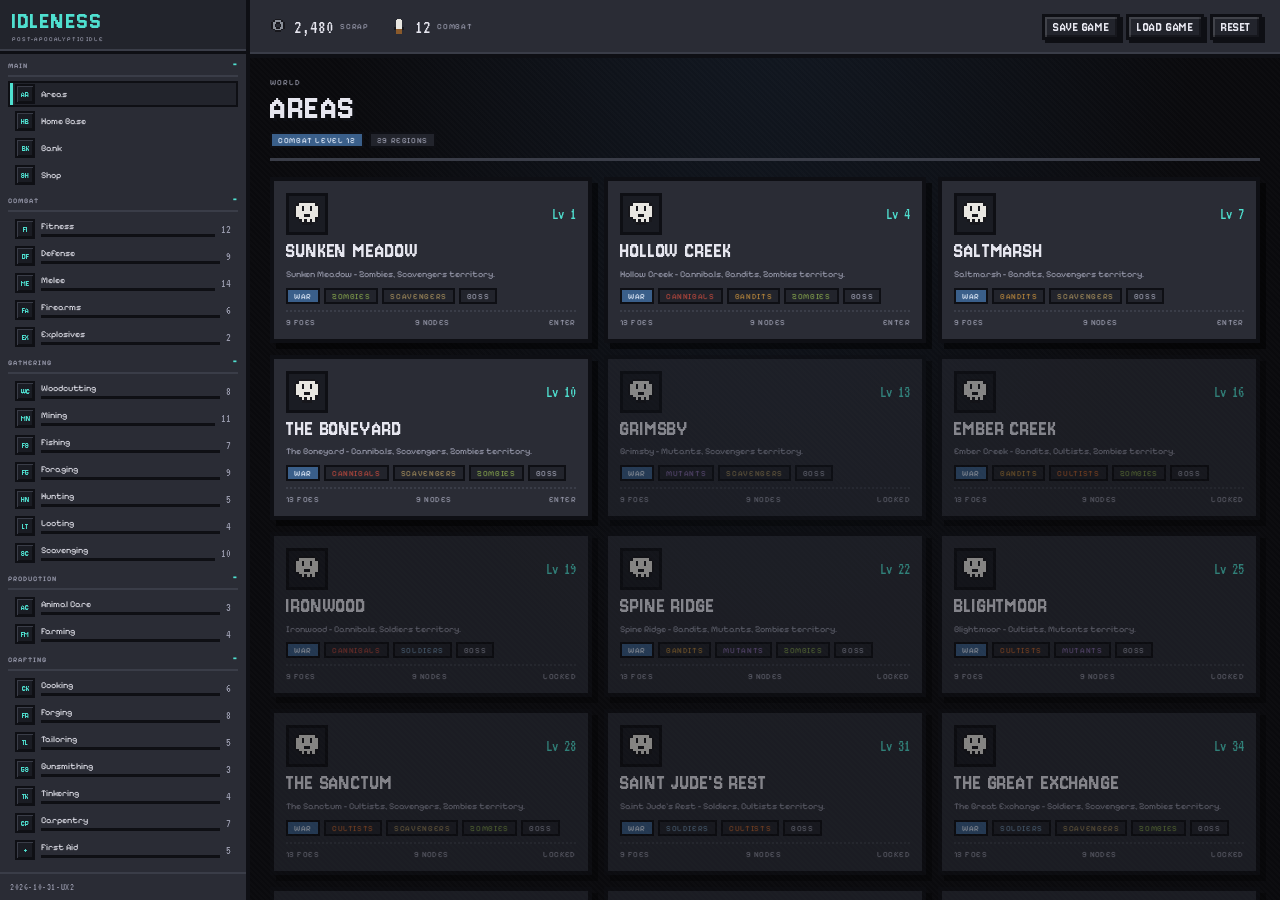
<file: index.html>
﻿<!DOCTYPE html>
<html lang="en" data-theme="night-market">
<head>
  <meta charset="utf-8" />
  <meta name="viewport" content="width=device-width, initial-scale=1.0" />
  <title>Idleness - UX2 (2026-10-31)</title>
  <link rel="icon" href="data:," />
  <link rel="preconnect" href="https://fonts.googleapis.com" />
  <link rel="preconnect" href="https://fonts.gstatic.com" crossorigin />
  <link
    href="https://fonts.googleapis.com/css2?family=Jersey+10&family=Pixelify+Sans:wght@400;500;600;700&family=VT323&display=swap"
    rel="stylesheet"
  />
  <link rel="stylesheet" href="./design/themes/night-market.css" />
  <link rel="stylesheet" href="./src/ui/styles.css" />
</head>
<body>
  <div id="app"></div>
  <script type="module" src="./src/app/main.js"></script>
</body>
</html>
</file>
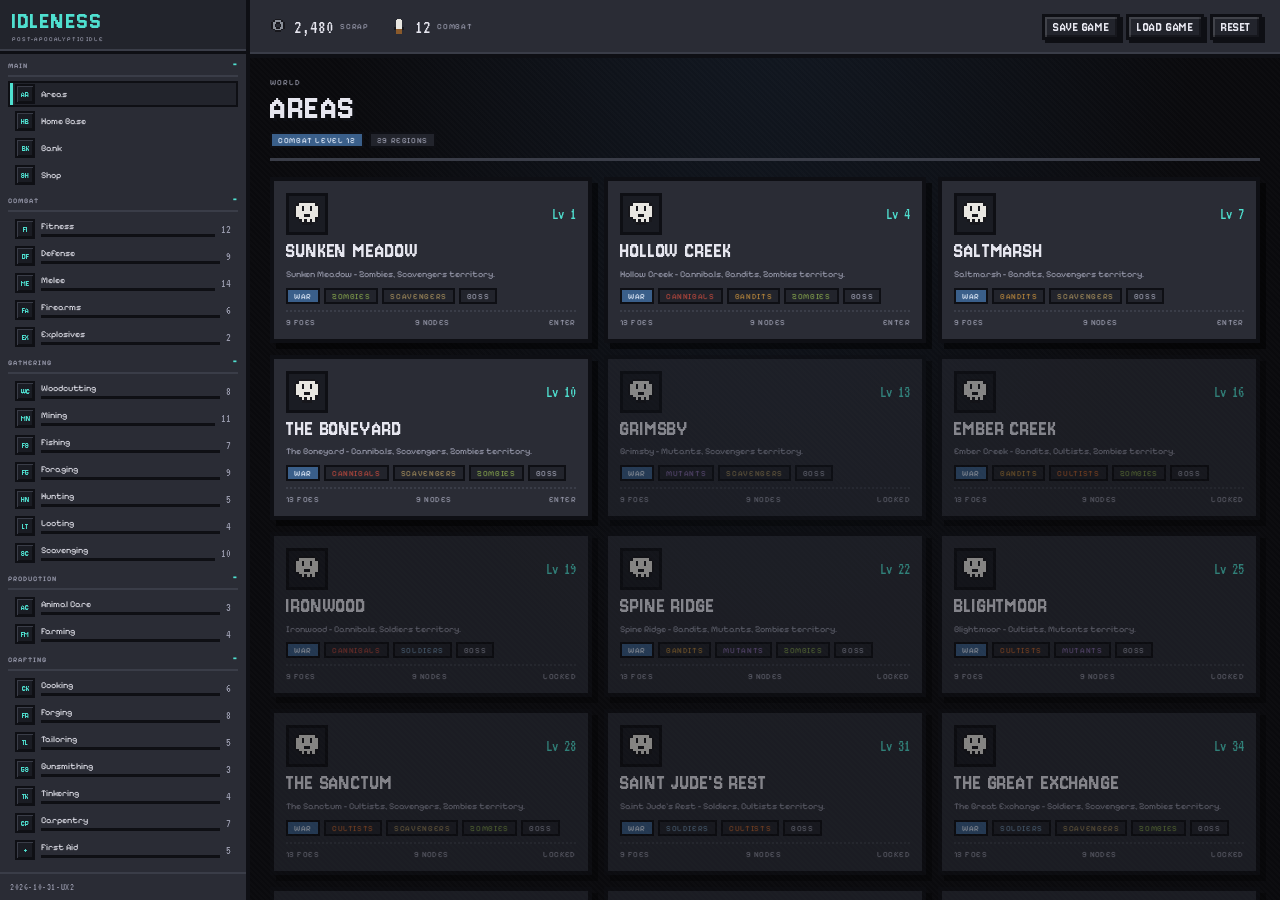
<file: prototype/index.html>
<!DOCTYPE html>
<html lang="en">
<head>
  <meta charset="utf-8" />
  <meta http-equiv="refresh" content="0; url=../index.html" />
  <title>Idleness - Redirect</title>
</head>
<body>
  <p>Opening <a href="../index.html">Idleness</a>...</p>
</body>
</html>
</file>
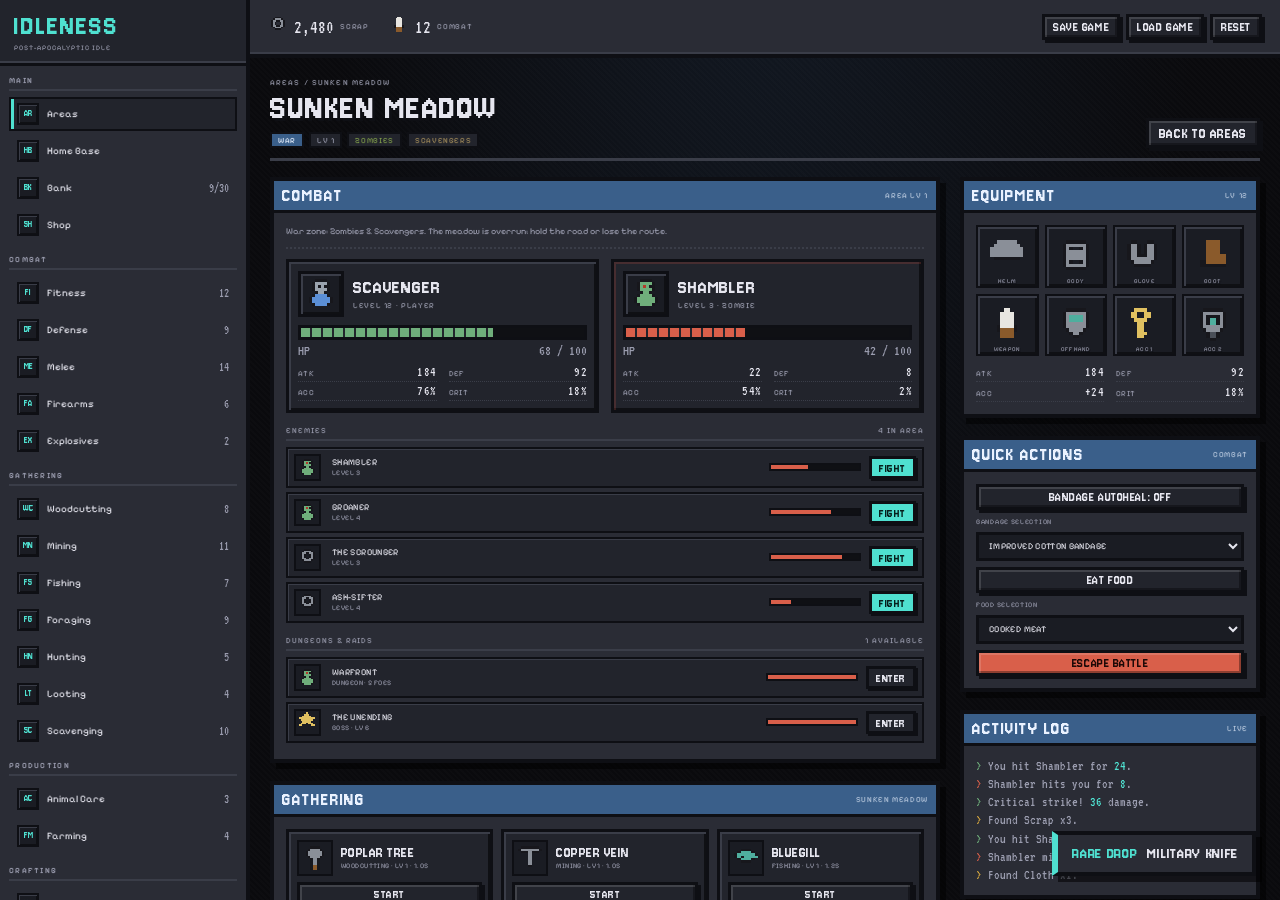
<file: design/mockup-game-shell.html>
<!DOCTYPE html>
<html lang="en" data-theme="night-market">
<head>
  <meta charset="utf-8" />
  <meta name="viewport" content="width=device-width, initial-scale=1.0" />
  <title>Idleness - Game Shell Mockup</title>
  <link rel="preconnect" href="https://fonts.googleapis.com" />
  <link rel="preconnect" href="https://fonts.gstatic.com" crossorigin />
  <link
    href="https://fonts.googleapis.com/css2?family=Jersey+10&family=Pixelify+Sans:wght@400;500;600;700&family=VT323&display=swap"
    rel="stylesheet"
  />
  <link rel="stylesheet" href="themes/night-market.css" />
  <style>
    * { box-sizing: border-box; }

    html, body { height: 100%; }

    body {
      margin: 0;
      min-width: 1180px;
      overflow: hidden;
      background: #07070a;
      color: var(--text);
      font-family: var(--font-ui);
      font-size: 11px;
      -webkit-font-smoothing: none;
      font-smooth: never;
    }

    button, select { font: inherit; }

    /* ---------- Shell ---------- */
    .game-shell {
      display: flex;
      height: 100vh;
    }

    .sidebar {
      width: 250px;
      flex: 0 0 250px;
      display: flex;
      flex-direction: column;
      background: var(--panel);
      border-right: var(--frame-width) solid var(--frame);
      overflow-y: auto;
    }

    .sidebar::-webkit-scrollbar,
    .content::-webkit-scrollbar,
    .log::-webkit-scrollbar { width: 10px; }

    .sidebar::-webkit-scrollbar-track,
    .content::-webkit-scrollbar-track,
    .log::-webkit-scrollbar-track { background: var(--frame-deep); }

    .sidebar::-webkit-scrollbar-thumb,
    .content::-webkit-scrollbar-thumb,
    .log::-webkit-scrollbar-thumb { background: var(--frame-soft); border: 2px solid var(--frame-deep); }

    .logo {
      padding: 13px 14px 11px;
      background: var(--panel-2);
      border-bottom: var(--control-width) solid var(--frame);
      box-shadow: inset 0 -2px 0 var(--frame-soft);
    }

    .logo h1 {
      margin: 0;
      font-family: var(--font-display);
      font-size: 30px;
      font-weight: 400;
      line-height: 0.9;
      letter-spacing: 0.06em;
      color: var(--accent);
      text-transform: uppercase;
    }

    .logo span {
      display: block;
      margin-top: 4px;
      font-size: 7px;
      letter-spacing: 0.14em;
      text-transform: uppercase;
      color: var(--muted);
    }

    .nav-group {
      padding: 10px 9px 0;
    }

    .nav-group h3 {
      margin: 0 0 6px;
      padding-bottom: 4px;
      border-bottom: 2px solid var(--frame-soft);
      font-family: var(--font-ui);
      font-size: 8px;
      font-weight: 600;
      letter-spacing: 0.16em;
      text-transform: uppercase;
      color: var(--muted);
    }

    .nav-item {
      width: 100%;
      display: flex;
      align-items: center;
      gap: 8px;
      margin-bottom: 3px;
      padding: 4px 6px;
      border: 2px solid transparent;
      background: transparent;
      color: var(--text);
      font-family: var(--font-ui);
      font-size: 10px;
      text-align: left;
      cursor: pointer;
    }

    .nav-item:hover { background: var(--panel-2); }

    .nav-item.active {
      background: var(--panel-2);
      border-color: var(--frame);
      box-shadow: inset 3px 0 0 var(--accent);
    }

    .nav-icon {
      width: 22px;
      height: 22px;
      flex: 0 0 22px;
      display: grid;
      place-items: center;
      background: var(--slot);
      border: 2px solid var(--frame);
      box-shadow: inset 1px 1px 0 var(--slot-light), inset -1px -1px 0 var(--slot-dark);
      font-family: var(--font-display);
      font-size: 10px;
      line-height: 1;
      color: var(--accent);
    }

    .nav-label { flex: 1; min-width: 0; }

    .nav-level {
      font-family: var(--font-mono);
      font-size: 13px;
      line-height: 1;
      color: var(--muted);
    }

    /* ---------- Main ---------- */
    .main {
      flex: 1;
      min-width: 0;
      display: flex;
      flex-direction: column;
    }

    .top-bar {
      flex: 0 0 58px;
      display: flex;
      align-items: center;
      justify-content: space-between;
      gap: 16px;
      padding: 0 18px;
      background: var(--panel);
      border-bottom: var(--frame-width) solid var(--frame);
      box-shadow: inset 0 -2px 0 var(--frame-soft);
    }

    .currency-row { display: flex; align-items: center; gap: 20px; }

    .currency {
      display: flex;
      align-items: center;
      gap: 6px;
      font-family: var(--font-mono);
      font-size: 19px;
      line-height: 1;
    }

    .currency svg { width: 20px; height: 20px; shape-rendering: crispEdges; }

    .currency .label {
      font-family: var(--font-ui);
      font-size: 8px;
      letter-spacing: 0.1em;
      text-transform: uppercase;
      color: var(--muted);
    }

    .top-actions { display: flex; gap: 6px; }

    .content {
      flex: 1;
      overflow-y: auto;
      padding: 20px;
      background-color: #0a0a0d;
      background-image:
        radial-gradient(ellipse at 50% -20%, rgba(58, 95, 138, 0.18), transparent 60%),
        repeating-linear-gradient(45deg, rgba(255, 255, 255, 0.012) 0 2px, transparent 2px 4px);
    }

    /* ---------- Controls ---------- */
    .btn {
      border: var(--control-width) solid var(--frame);
      background: var(--panel-2);
      color: var(--text);
      font-family: var(--font-display);
      font-size: 16px;
      line-height: 1;
      letter-spacing: 0.04em;
      text-transform: uppercase;
      padding: 5px 10px 3px;
      cursor: pointer;
      box-shadow:
        inset 2px 2px 0 rgba(255, 255, 255, 0.14),
        inset -2px -2px 0 rgba(0, 0, 0, 0.35),
        var(--shadow-control);
    }

    .btn:hover { background: var(--frame-soft); }
    .btn:active { transform: translate(2px, 2px); box-shadow: inset 2px 2px 0 rgba(255, 255, 255, 0.14), inset -2px -2px 0 rgba(0, 0, 0, 0.35), 1px 1px 0 var(--frame); }
    .btn.primary { background: var(--accent); color: var(--accent-text); }
    .btn.primary:hover { background: var(--accent-2); }
    .btn.danger { background: var(--danger); color: #1d0907; }
    .btn.small { font-size: 14px; padding: 4px 8px 2px; }
    .btn.full { width: 100%; }

    /* ---------- Page header ---------- */
    .page-head {
      display: flex;
      align-items: flex-end;
      justify-content: space-between;
      gap: 16px;
      margin-bottom: 16px;
      padding-bottom: 10px;
      border-bottom: 3px solid var(--frame-soft);
    }

    .breadcrumb {
      margin-bottom: 4px;
      font-size: 8px;
      letter-spacing: 0.14em;
      text-transform: uppercase;
      color: var(--muted);
    }

    .page-head h1 {
      margin: 0;
      font-family: var(--font-display);
      font-size: 38px;
      font-weight: 400;
      line-height: 0.9;
      letter-spacing: 0.04em;
      text-transform: uppercase;
      color: var(--text);
      text-shadow: 3px 3px 0 var(--frame);
    }

    .page-tags { display: flex; gap: 5px; margin-top: 7px; }

    .tag {
      display: inline-flex;
      align-items: center;
      padding: 2px 6px 1px;
      border: 2px solid var(--frame);
      background: var(--panel-2);
      font-family: var(--font-ui);
      font-size: 8px;
      letter-spacing: 0.08em;
      text-transform: uppercase;
      color: var(--muted);
    }

    .tag.war { background: var(--title); color: var(--title-text); border-color: var(--frame); }
    .tag.zombies { color: var(--faction-zombies); }
    .tag.scavengers { color: var(--faction-scavengers); }

    /* ---------- Panels ---------- */
    .combat-layout {
      display: grid;
      grid-template-columns: minmax(0, 1fr) 300px;
      gap: 20px;
      align-items: start;
    }

    .left-stack, .right-stack {
      display: flex;
      flex-direction: column;
      gap: 18px;
      min-width: 0;
    }

    .panel {
      background: var(--panel);
      border: var(--frame-width) solid var(--frame);
      box-shadow: 6px 6px 0 rgba(0, 0, 0, 0.5);
    }

    .panel-title {
      display: flex;
      align-items: center;
      justify-content: space-between;
      gap: 8px;
      padding: 5px 8px 4px;
      background: var(--title);
      color: var(--title-text);
      border-bottom: var(--control-width) solid var(--frame);
      font-family: var(--font-display);
      font-size: 20px;
      line-height: 1;
      letter-spacing: 0.05em;
      text-transform: uppercase;
    }

    .panel-title .meta {
      font-family: var(--font-ui);
      font-size: 8px;
      letter-spacing: 0.08em;
      text-transform: uppercase;
      opacity: 0.72;
    }

    .panel-body { padding: 12px; }

    .faction-desc {
      margin-bottom: 10px;
      padding-bottom: 8px;
      border-bottom: 2px dotted var(--frame-soft);
      font-size: 9px;
      line-height: 1.5;
      color: var(--muted);
    }

    /* ---------- Duel ---------- */
    .duel {
      display: grid;
      grid-template-columns: 1fr 1fr;
      gap: 12px;
    }

    .fighter {
      background: var(--panel-2);
      border: var(--control-width) solid var(--frame);
      padding: 9px;
      box-shadow: inset 2px 2px 0 var(--slot-light), inset -2px -2px 0 var(--slot-dark);
    }

    .fighter.enemy { box-shadow: inset 2px 2px 0 rgba(180, 71, 60, 0.25), inset -2px -2px 0 var(--slot-dark); }

    .fighter-head {
      display: flex;
      align-items: center;
      gap: 9px;
      margin-bottom: 8px;
    }

    .portrait {
      width: 46px;
      height: 46px;
      flex: 0 0 46px;
      display: grid;
      place-items: center;
      background: var(--slot);
      border: 3px solid var(--frame);
      box-shadow: inset 2px 2px 0 var(--slot-light), inset -2px -2px 0 var(--slot-dark);
    }

    .portrait svg { width: 36px; height: 36px; shape-rendering: crispEdges; }

    .fighter-name {
      font-family: var(--font-display);
      font-size: 21px;
      line-height: 0.95;
      letter-spacing: 0.04em;
      text-transform: uppercase;
    }

    .fighter-meta {
      margin-top: 3px;
      font-size: 8px;
      letter-spacing: 0.08em;
      text-transform: uppercase;
      color: var(--muted);
    }

    .hp-bar {
      position: relative;
      height: 15px;
      margin: 7px 0 3px;
      border: 3px solid var(--frame);
      background: var(--slot-dark);
      overflow: hidden;
    }

    .hp-bar i {
      display: block;
      height: 100%;
      background: var(--hp);
      position: relative;
    }

    .hp-bar.enemy i { background: var(--danger); }

    .hp-bar i::after {
      content: "";
      position: absolute;
      inset: 0;
      background: repeating-linear-gradient(90deg, transparent 0 9px, var(--panel-2) 9px 11px);
    }

    .hp-text {
      display: flex;
      justify-content: space-between;
      font-family: var(--font-mono);
      font-size: 15px;
      line-height: 1;
      color: var(--muted);
    }

    .stat-grid {
      display: grid;
      grid-template-columns: 1fr 1fr;
      gap: 2px 12px;
      margin-top: 7px;
    }

    .stat {
      display: flex;
      align-items: baseline;
      justify-content: space-between;
      gap: 6px;
      padding-bottom: 2px;
      border-bottom: 1px dotted var(--frame-soft);
      font-size: 8px;
      letter-spacing: 0.06em;
      text-transform: uppercase;
      color: var(--muted);
    }

    .stat b {
      font-family: var(--font-mono);
      font-size: 14px;
      font-weight: 400;
      color: var(--text);
    }

    /* ---------- Lists ---------- */
    .section-h {
      display: flex;
      align-items: center;
      justify-content: space-between;
      gap: 8px;
      margin: 13px 0 6px;
      padding-bottom: 4px;
      border-bottom: 2px solid var(--frame-soft);
      font-size: 8px;
      letter-spacing: 0.12em;
      text-transform: uppercase;
      color: var(--muted);
    }

    .enemy-row, .dungeon-row {
      display: grid;
      grid-template-columns: 30px 1fr 92px auto;
      gap: 8px;
      align-items: center;
      margin-bottom: 4px;
      padding: 5px 6px;
      background: var(--panel-2);
      border: 2px solid var(--frame);
      box-shadow: inset 1px 1px 0 var(--slot-light);
    }

    .row-icon {
      width: 27px;
      height: 27px;
      display: grid;
      place-items: center;
      background: var(--slot);
      border: 2px solid var(--frame);
    }

    .row-icon svg { width: 21px; height: 21px; shape-rendering: crispEdges; }

    .row-name {
      font-size: 9px;
      letter-spacing: 0.04em;
      text-transform: uppercase;
    }

    .row-name small {
      display: block;
      margin-top: 1px;
      font-size: 7px;
      color: var(--muted);
      letter-spacing: 0.06em;
    }

    .mini-hp {
      height: 8px;
      border: 2px solid var(--frame);
      background: var(--slot-dark);
      overflow: hidden;
    }

    .mini-hp i { display: block; height: 100%; background: var(--danger); }
    .mini-hp.ally i { background: var(--hp); }

    .row-btn {
      font-size: 13px;
      padding: 3px 7px 1px;
      box-shadow: 2px 2px 0 var(--frame);
    }

    /* ---------- Gathering ---------- */
    .gathering-grid {
      display: grid;
      grid-template-columns: repeat(auto-fill, minmax(185px, 1fr));
      gap: 8px;
    }

    .gather-card {
      display: grid;
      gap: 6px;
      padding: 8px;
      background: var(--panel-2);
      border: var(--control-width) solid var(--frame);
      box-shadow: inset 2px 2px 0 var(--slot-light), inset -2px -2px 0 var(--slot-dark);
    }

    .gather-head { display: flex; align-items: center; gap: 8px; }

    .gather-icon {
      width: 36px;
      height: 36px;
      flex: 0 0 36px;
      display: grid;
      place-items: center;
      background: var(--slot);
      border: 2px solid var(--frame);
    }

    .gather-icon svg { width: 28px; height: 28px; shape-rendering: crispEdges; }

    .gather-name {
      font-family: var(--font-display);
      font-size: 16px;
      line-height: 0.95;
      letter-spacing: 0.03em;
      text-transform: uppercase;
    }

    .gather-meta {
      margin-top: 2px;
      font-size: 7px;
      letter-spacing: 0.06em;
      text-transform: uppercase;
      color: var(--muted);
    }

    .gather-card .btn { width: 100%; font-size: 13px; padding: 3px 6px 1px; }

    /* ---------- Equipment ---------- */
    .equipment-grid {
      display: grid;
      grid-template-columns: repeat(4, 1fr);
      gap: 6px;
    }

    .equip-slot {
      position: relative;
      aspect-ratio: 1 / 1;
      display: grid;
      place-items: center;
      background: var(--slot);
      border: 2px solid var(--frame);
      box-shadow: inset 2px 2px 0 var(--slot-light), inset -2px -2px 0 var(--slot-dark);
    }

    .equip-slot svg { width: 68%; height: 68%; shape-rendering: crispEdges; }

    .equip-slot span {
      position: absolute;
      bottom: 1px;
      left: 0;
      right: 0;
      text-align: center;
      font-family: var(--font-ui);
      font-size: 6px;
      letter-spacing: 0.05em;
      text-transform: uppercase;
      color: var(--muted);
      text-shadow: 1px 1px 0 var(--frame);
    }

    .equip-stats {
      display: grid;
      grid-template-columns: 1fr 1fr;
      gap: 3px 12px;
      margin-top: 9px;
    }

    /* ---------- Quick actions ---------- */
    .quick-actions { display: grid; gap: 6px; }

    .qa-select {
      width: 100%;
      padding: 5px 6px;
      background: var(--slot);
      color: var(--text);
      border: var(--control-width) solid var(--frame);
      font-family: var(--font-ui);
      font-size: 9px;
      letter-spacing: 0.04em;
      text-transform: uppercase;
      outline: none;
    }

    .qa-label {
      margin-top: 2px;
      font-size: 7px;
      letter-spacing: 0.1em;
      text-transform: uppercase;
      color: var(--muted);
    }

    /* ---------- Log ---------- */
    .log {
      display: grid;
      gap: 2px;
      max-height: 132px;
      overflow-y: auto;
      padding-right: 4px;
      font-family: var(--font-mono);
      font-size: 14px;
      line-height: 1.15;
      color: var(--muted);
    }

    .log-line { white-space: nowrap; overflow: hidden; text-overflow: ellipsis; }
    .log-line b { color: var(--accent); font-weight: 400; }
    .log-line .good { color: var(--success); }
    .log-line .bad { color: var(--danger); }
    .log-line .loot { color: var(--rarity-epic); }

    /* ---------- Toast ---------- */
    .toast {
      position: fixed;
      right: 24px;
      bottom: 24px;
      display: flex;
      align-items: center;
      gap: 10px;
      padding: 9px 14px;
      background: var(--panel);
      border: var(--frame-width) solid var(--frame);
      border-left: 6px solid var(--accent);
      box-shadow: 6px 6px 0 rgba(0, 0, 0, 0.55);
      font-family: var(--font-display);
      font-size: 17px;
      letter-spacing: 0.04em;
      text-transform: uppercase;
      z-index: 10;
    }

    .toast span { color: var(--accent); }

    @media (max-height: 760px) {
      .content { padding: 14px; }
      .page-head h1 { font-size: 30px; }
    }
  </style>
</head>
<body>
  <div class="game-shell">
    <aside class="sidebar">
      <div class="logo">
        <h1>Idleness</h1>
        <span>Post-apocalyptic idle</span>
      </div>

      <nav class="nav-group">
        <h3>Main</h3>
        <button class="nav-item active"><span class="nav-icon">AR</span><span class="nav-label">Areas</span></button>
        <button class="nav-item"><span class="nav-icon">HB</span><span class="nav-label">Home Base</span></button>
        <button class="nav-item"><span class="nav-icon">BK</span><span class="nav-label">Bank</span><span class="nav-level">9/30</span></button>
        <button class="nav-item"><span class="nav-icon">SH</span><span class="nav-label">Shop</span></button>
      </nav>

      <nav class="nav-group">
        <h3>Combat</h3>
        <button class="nav-item"><span class="nav-icon">FI</span><span class="nav-label">Fitness</span><span class="nav-level">12</span></button>
        <button class="nav-item"><span class="nav-icon">DF</span><span class="nav-label">Defense</span><span class="nav-level">9</span></button>
        <button class="nav-item"><span class="nav-icon">ME</span><span class="nav-label">Melee</span><span class="nav-level">14</span></button>
        <button class="nav-item"><span class="nav-icon">FA</span><span class="nav-label">Firearms</span><span class="nav-level">6</span></button>
        <button class="nav-item"><span class="nav-icon">EX</span><span class="nav-label">Explosives</span><span class="nav-level">2</span></button>
      </nav>

      <nav class="nav-group">
        <h3>Gathering</h3>
        <button class="nav-item"><span class="nav-icon">WC</span><span class="nav-label">Woodcutting</span><span class="nav-level">8</span></button>
        <button class="nav-item"><span class="nav-icon">MN</span><span class="nav-label">Mining</span><span class="nav-level">11</span></button>
        <button class="nav-item"><span class="nav-icon">FS</span><span class="nav-label">Fishing</span><span class="nav-level">7</span></button>
        <button class="nav-item"><span class="nav-icon">FG</span><span class="nav-label">Foraging</span><span class="nav-level">9</span></button>
        <button class="nav-item"><span class="nav-icon">HN</span><span class="nav-label">Hunting</span><span class="nav-level">5</span></button>
        <button class="nav-item"><span class="nav-icon">LT</span><span class="nav-label">Looting</span><span class="nav-level">4</span></button>
        <button class="nav-item"><span class="nav-icon">SC</span><span class="nav-label">Scavenging</span><span class="nav-level">10</span></button>
      </nav>

      <nav class="nav-group">
        <h3>Production</h3>
        <button class="nav-item"><span class="nav-icon">AC</span><span class="nav-label">Animal Care</span><span class="nav-level">3</span></button>
        <button class="nav-item"><span class="nav-icon">FM</span><span class="nav-label">Farming</span><span class="nav-level">4</span></button>
      </nav>

      <nav class="nav-group">
        <h3>Crafting</h3>
        <button class="nav-item"><span class="nav-icon">CK</span><span class="nav-label">Cooking</span><span class="nav-level">6</span></button>
        <button class="nav-item"><span class="nav-icon">FR</span><span class="nav-label">Forging</span><span class="nav-level">8</span></button>
        <button class="nav-item"><span class="nav-icon">TL</span><span class="nav-label">Tailoring</span><span class="nav-level">5</span></button>
        <button class="nav-item"><span class="nav-icon">GS</span><span class="nav-label">Gunsmithing</span><span class="nav-level">3</span></button>
        <button class="nav-item"><span class="nav-icon">TK</span><span class="nav-label">Tinkering</span><span class="nav-level">4</span></button>
        <button class="nav-item"><span class="nav-icon">CP</span><span class="nav-label">Carpentry</span><span class="nav-level">7</span></button>
        <button class="nav-item"><span class="nav-icon">+</span><span class="nav-label">First Aid</span><span class="nav-level">5</span></button>
        <button class="nav-item"><span class="nav-icon">MS</span><span class="nav-label">Masonry</span><span class="nav-level">2</span></button>
        <button class="nav-item"><span class="nav-icon">CH</span><span class="nav-label">Chemistry</span><span class="nav-level">1</span></button>
        <button class="nav-item"><span class="nav-icon">EL</span><span class="nav-label">Electrical</span><span class="nav-level">1</span></button>
      </nav>
    </aside>

    <main class="main">
      <header class="top-bar">
        <div class="currency-row">
          <div class="currency"><span id="top-scrap"></span><span id="scrap-value">2,480</span><span class="label">Scrap</span></div>
          <div class="currency"><span id="top-combat"></span><span>12</span><span class="label">Combat</span></div>
        </div>
        <div class="top-actions">
          <button class="btn small">Save Game</button>
          <button class="btn small">Load Game</button>
          <button class="btn small">Reset</button>
        </div>
      </header>

      <div class="content">
        <div class="page-head">
          <div>
            <div class="breadcrumb">Areas / Sunken Meadow</div>
            <h1>Sunken Meadow</h1>
            <div class="page-tags">
              <span class="tag war">War</span>
              <span class="tag">Lv 1</span>
              <span class="tag zombies">Zombies</span>
              <span class="tag scavengers">Scavengers</span>
            </div>
          </div>
          <button class="btn">Back to Areas</button>
        </div>

        <div class="combat-layout">
          <div class="left-stack">
            <section class="panel">
              <div class="panel-title"><span>Combat</span><span class="meta">Area Lv 1</span></div>
              <div class="panel-body">
                <div class="faction-desc">
                  War zone: Zombies &amp; Scavengers. The meadow is overrun; hold the road or lose the route.
                </div>

                <div class="duel">
                  <div class="fighter">
                    <div class="fighter-head">
                      <div class="portrait" id="player-portrait"></div>
                      <div>
                        <div class="fighter-name">Scavenger</div>
                        <div class="fighter-meta">Level 12 · Player</div>
                      </div>
                    </div>
                    <div class="hp-bar"><i style="width: 68%"></i></div>
                    <div class="hp-text"><span>HP</span><span>68 / 100</span></div>
                    <div class="stat-grid">
                      <div class="stat"><span>Atk</span><b>184</b></div>
                      <div class="stat"><span>Def</span><b>92</b></div>
                      <div class="stat"><span>Acc</span><b>76%</b></div>
                      <div class="stat"><span>Crit</span><b>18%</b></div>
                    </div>
                  </div>

                  <div class="fighter enemy">
                    <div class="fighter-head">
                      <div class="portrait" id="enemy-portrait"></div>
                      <div>
                        <div class="fighter-name">Shambler</div>
                        <div class="fighter-meta">Level 3 · Zombie</div>
                      </div>
                    </div>
                    <div class="hp-bar enemy"><i style="width: 42%"></i></div>
                    <div class="hp-text"><span>HP</span><span>42 / 100</span></div>
                    <div class="stat-grid">
                      <div class="stat"><span>Atk</span><b>22</b></div>
                      <div class="stat"><span>Def</span><b>8</b></div>
                      <div class="stat"><span>Acc</span><b>54%</b></div>
                      <div class="stat"><span>Crit</span><b>2%</b></div>
                    </div>
                  </div>
                </div>

                <div class="section-h"><span>Enemies</span><span>4 in area</span></div>
                <div id="enemy-list"></div>

                <div class="section-h"><span>Dungeons &amp; Raids</span><span>1 available</span></div>
                <div id="dungeon-list"></div>
              </div>
            </section>

            <section class="panel">
              <div class="panel-title"><span>Gathering</span><span class="meta">Sunken Meadow</span></div>
              <div class="panel-body">
                <div class="gathering-grid" id="gathering-grid"></div>
              </div>
            </section>
          </div>

          <aside class="right-stack">
            <section class="panel">
              <div class="panel-title"><span>Equipment</span><span class="meta">Lv 12</span></div>
              <div class="panel-body">
                <div class="equipment-grid" id="equipment-grid"></div>
                <div class="equip-stats">
                  <div class="stat"><span>Atk</span><b>184</b></div>
                  <div class="stat"><span>Def</span><b>92</b></div>
                  <div class="stat"><span>Acc</span><b>+24</b></div>
                  <div class="stat"><span>Crit</span><b>18%</b></div>
                </div>
              </div>
            </section>

            <section class="panel">
              <div class="panel-title"><span>Quick Actions</span><span class="meta">Combat</span></div>
              <div class="panel-body quick-actions">
                <button class="btn full small">Bandage Autoheal: Off</button>
                <div class="qa-label">Bandage selection</div>
                <select class="qa-select"><option>Improved Cotton Bandage</option></select>
                <button class="btn full small">Eat Food</button>
                <div class="qa-label">Food selection</div>
                <select class="qa-select"><option>Cooked Meat</option></select>
                <button class="btn danger full small">Escape Battle</button>
              </div>
            </section>

            <section class="panel">
              <div class="panel-title"><span>Activity Log</span><span class="meta">Live</span></div>
              <div class="panel-body">
                <div class="log">
                  <div class="log-line"><span class="good">&gt;</span> You hit Shambler for <b>24</b>.</div>
                  <div class="log-line"><span class="bad">&gt;</span> Shambler hits you for <b>8</b>.</div>
                  <div class="log-line"><span class="good">&gt;</span> Critical strike! <b>36</b> damage.</div>
                  <div class="log-line"><span class="loot">&gt;</span> Found Scrap x3.</div>
                  <div class="log-line"><span class="good">&gt;</span> You hit Shambler for <b>24</b>.</div>
                  <div class="log-line"><span class="bad">&gt;</span> Shambler misses.</div>
                  <div class="log-line"><span class="loot">&gt;</span> Found Cloth x1.</div>
                </div>
              </div>
            </section>
          </aside>
        </div>
      </div>
    </main>
  </div>

  <div class="toast"><span>Rare drop</span> Military Knife</div>

  <script>
    const PALETTE = {
      k: "#17171c", g: "#8a8f98", l: "#c8ccd4", d: "#4a4f58",
      r: "#b23a2a", o: "#d9822b", y: "#e0c060", b: "#5b8fd6",
      t: "#4fae9e", n: "#8a5a2b", G: "#6fae7b", w: "#e8e6e1",
      p: "#b45cff", s: "#9aa3ad"
    };

    const ICONS = {
      knife: ["............",".....ww.....","....wwww....","....wwww....","....wwww....","....wwww....","...kwwwwk...","...knnnnk...","....nnnn....","....nnnn....","............","............"],
      pistol: ["............","............","..dddddd....",".dddddddd...",".dgggggggd..","....dddddd..","....dd......","....dd......","....dd......","............","............","............"],
      crowbar: [".........rr.","........rr..",".......rr...","......rr....",".....rr.....","....rr......","...rr.......","..rr........",".rr.........","rr..........","............","............"],
      helmet: ["............","...gggggg...","..gggggggg..",".gggggggggg.",".gggggggggg.",".gggggggggg.","..kkkkkkkk..","............","............","............","............","............"],
      vest: ["............","...kkkkkk...","..kggggggk..","..kgk..kgk..","..kggggggk..","..kggggggk..","..kggggggk..","..kgk..kgk..","..kggggggk..","...kkkkkk...","............","............"],
      gloves: ["............","..kk...kk...",".kggk.kggk..",".kggk.kggk..",".kggk.kggk..",".kggkkkggk..",".kgggggggk..","..kgggggk...","...kkkkk....","............","............","............"],
      boot: ["............","....nnnn....","....nnnn....","....nnnn....","....nnnn....","....nnnnnn..","....nnnnnn..","..kknnnnnn..","..kkkkkkkk..","............","............","............"],
      shield: ["............","...kkkkkk...","..kggggggk..","..kgttttgk..","..kgttttgk..","..kggggggk..","..kggggggk..","...kggggk...","....kggk....",".....kk.....","............","............"],
      key: ["............","...yyyy.....","..yy..yy....","..yy..yy....","...yyyy.....","....yy......","....yy......","....yy......","....yyy.....","....yy......","............","............"],
      gasmask: ["............","...kkkkkk...","..kggggggk..","..kgkkkkgk..","..kgkttkgk..","..kgkttkgk..","..kggggggk..","...kggggk...","....kddk....","....kddk....",".....kk.....","............"],
      scrap: ["............","....kkkk....","...kggggk...","..kggkkggk..","..kgk..kgk..","..kgk..kgk..","..kggkkggk..","...kggggk...","....kkkk....","............","............","............"],
      ammo: ["............","..yy..yy....","..yy..yy....","..yy..yy....","..yy..yy....","..yy..yy....","..oo..oo....","..oo..oo....","............","............","............","............"],
      can: ["............","...kkkkkk...","..kggggggk..","..krrrrrrk..","..krrrrrrk..","..krrrrrrk..","..krrrrrrk..","..kggggggk..","...kkkkkk...","............","............","............"],
      wire: ["............","...oooo.....","..oo..oo....","..oo..oo....","...oooo.....","..oooooo....",".oo....oo...",".oo....oo...","..oooooo....","............","............","............"],
      axe: ["............","....kkkk....","...kggggk...","..kggggggk..","..kggggggk..","...kggggk...","....kggk....","....kggk....","....kggk....","....knnk....","....knnk....","............"],
      pick: ["............","..kkkkkkkk..",".kggggggggk.","..kkkggkkk..",".....gg.....",".....gg.....",".....gg.....",".....gg.....",".....gg.....",".....kk.....","............","............"],
      fish: ["............","............","....kkkk....","..kkttttkk..",".kttttttttk.",".kttkttttttk","..kkttttkk..","....kkkk....","............","............","............","............"],
      leaf: ["............","..........kk","........kkGk","......kkGGk.","....kkGGk...","...kGGk.....","..kGGk......",".kGGk.......",".kkk........","............","............","............"],
      trap: ["............","..kkkkkkkk..","..kggggggk..","..kgkggkgk..","..kggggggk..","..kgkggkgk..","..kggggggk..","..kkkkkkkk..","............","............","............","............"],
      zombie: ["............","....kkkk....","...kGGGGk...","...kGrGkk...","...kGGGGk...","....kGGk....","...kGGGGk...","..kGGGGGGk..","..kGGGGGGk..","...kGGGGk...","............","............"],
      survivor: ["............","....kkkk....","...kssssk...","...kskskk...","...kssssk...","....kssk....","...kbbbbk...","..kbbbbbbk..","..kbbbbbbk..","...kbbbbk...","............","............"],
      star: [".....y......","....yyy.....","...yyyyy....",".yyyyyyyyy..","..yyyyyyy...","...yyyyy....","..yyy.yyy...",".yy.....yy..","............","............","............","............"]
    };

    const icon = (name) => {
      const rows = ICONS[name] || ICONS.scrap;
      const rects = rows.flatMap((row, y) =>
        [...row].map((ch, x) => {
          const fill = PALETTE[ch];
          return fill ? `<rect x="${x}" y="${y}" width="1" height="1" fill="${fill}"/>` : "";
        })
      ).join("");
      return `<svg viewBox="0 0 12 12" aria-hidden="true">${rects}</svg>`;
    };

    document.getElementById("top-scrap").innerHTML = icon("scrap");
    document.getElementById("top-combat").innerHTML = icon("knife");
    document.getElementById("player-portrait").innerHTML = icon("survivor");
    document.getElementById("enemy-portrait").innerHTML = icon("zombie");

    const ENEMIES = [
      { name: "Shambler", level: 3, hp: 42, icon: "zombie" },
      { name: "Groaner", level: 4, hp: 68, icon: "zombie" },
      { name: "The Scrounger", level: 3, hp: 80, icon: "scrap" },
      { name: "Ash-Sifter", level: 4, hp: 22, icon: "scrap" }
    ];

    document.getElementById("enemy-list").innerHTML = ENEMIES.map(enemy => `
      <div class="enemy-row">
        <div class="row-icon">${icon(enemy.icon)}</div>
        <div class="row-name">${enemy.name}<small>Level ${enemy.level}</small></div>
        <div class="mini-hp"><i style="width:${enemy.hp}%"></i></div>
        <button class="btn primary row-btn">Fight</button>
      </div>
    `).join("");

    document.getElementById("dungeon-list").innerHTML = `
      <div class="dungeon-row">
        <div class="row-icon">${icon("zombie")}</div>
        <div class="row-name">Warfront<small>Dungeon · 5 foes</small></div>
        <div class="mini-hp"><i style="width:100%"></i></div>
        <button class="btn row-btn">Enter</button>
      </div>
      <div class="dungeon-row">
        <div class="row-icon">${icon("star")}</div>
        <div class="row-name">The Unending<small>Boss · Lv 6</small></div>
        <div class="mini-hp"><i style="width:100%"></i></div>
        <button class="btn row-btn">Enter</button>
      </div>
    `;

    const GATHER = [
      { name: "Poplar Tree", meta: "Woodcutting · Lv 1 · 1.0s", icon: "axe" },
      { name: "Copper Vein", meta: "Mining · Lv 1 · 1.0s", icon: "pick" },
      { name: "Bluegill", meta: "Fishing · Lv 1 · 1.2s", icon: "fish" },
      { name: "Wild Cotton", meta: "Foraging · Lv 1 · 1.1s", icon: "leaf" },
      { name: "Gray Squirrel", meta: "Hunting · Lv 1 · 1.4s", icon: "trap" },
      { name: "Gymnasium", meta: "Looting · Lv 1 · 1.5s", icon: "key" }
    ];

    document.getElementById("gathering-grid").innerHTML = GATHER.map(node => `
      <div class="gather-card">
        <div class="gather-head">
          <div class="gather-icon">${icon(node.icon)}</div>
          <div>
            <div class="gather-name">${node.name}</div>
            <div class="gather-meta">${node.meta}</div>
          </div>
        </div>
        <button class="btn">Start</button>
      </div>
    `).join("");

    const EQUIPMENT = [
      { label: "Helm", icon: "helmet" },
      { label: "Body", icon: "vest" },
      { label: "Glove", icon: "gloves" },
      { label: "Boot", icon: "boot" },
      { label: "Weapon", icon: "knife" },
      { label: "Offhand", icon: "shield" },
      { label: "Acc 1", icon: "key" },
      { label: "Acc 2", icon: "gasmask" }
    ];

    document.getElementById("equipment-grid").innerHTML = EQUIPMENT.map(slot => `
      <div class="equip-slot" title="${slot.label}">
        ${icon(slot.icon)}
        <span>${slot.label}</span>
      </div>
    `).join("");
  </script>
</body>
</html>
</file>
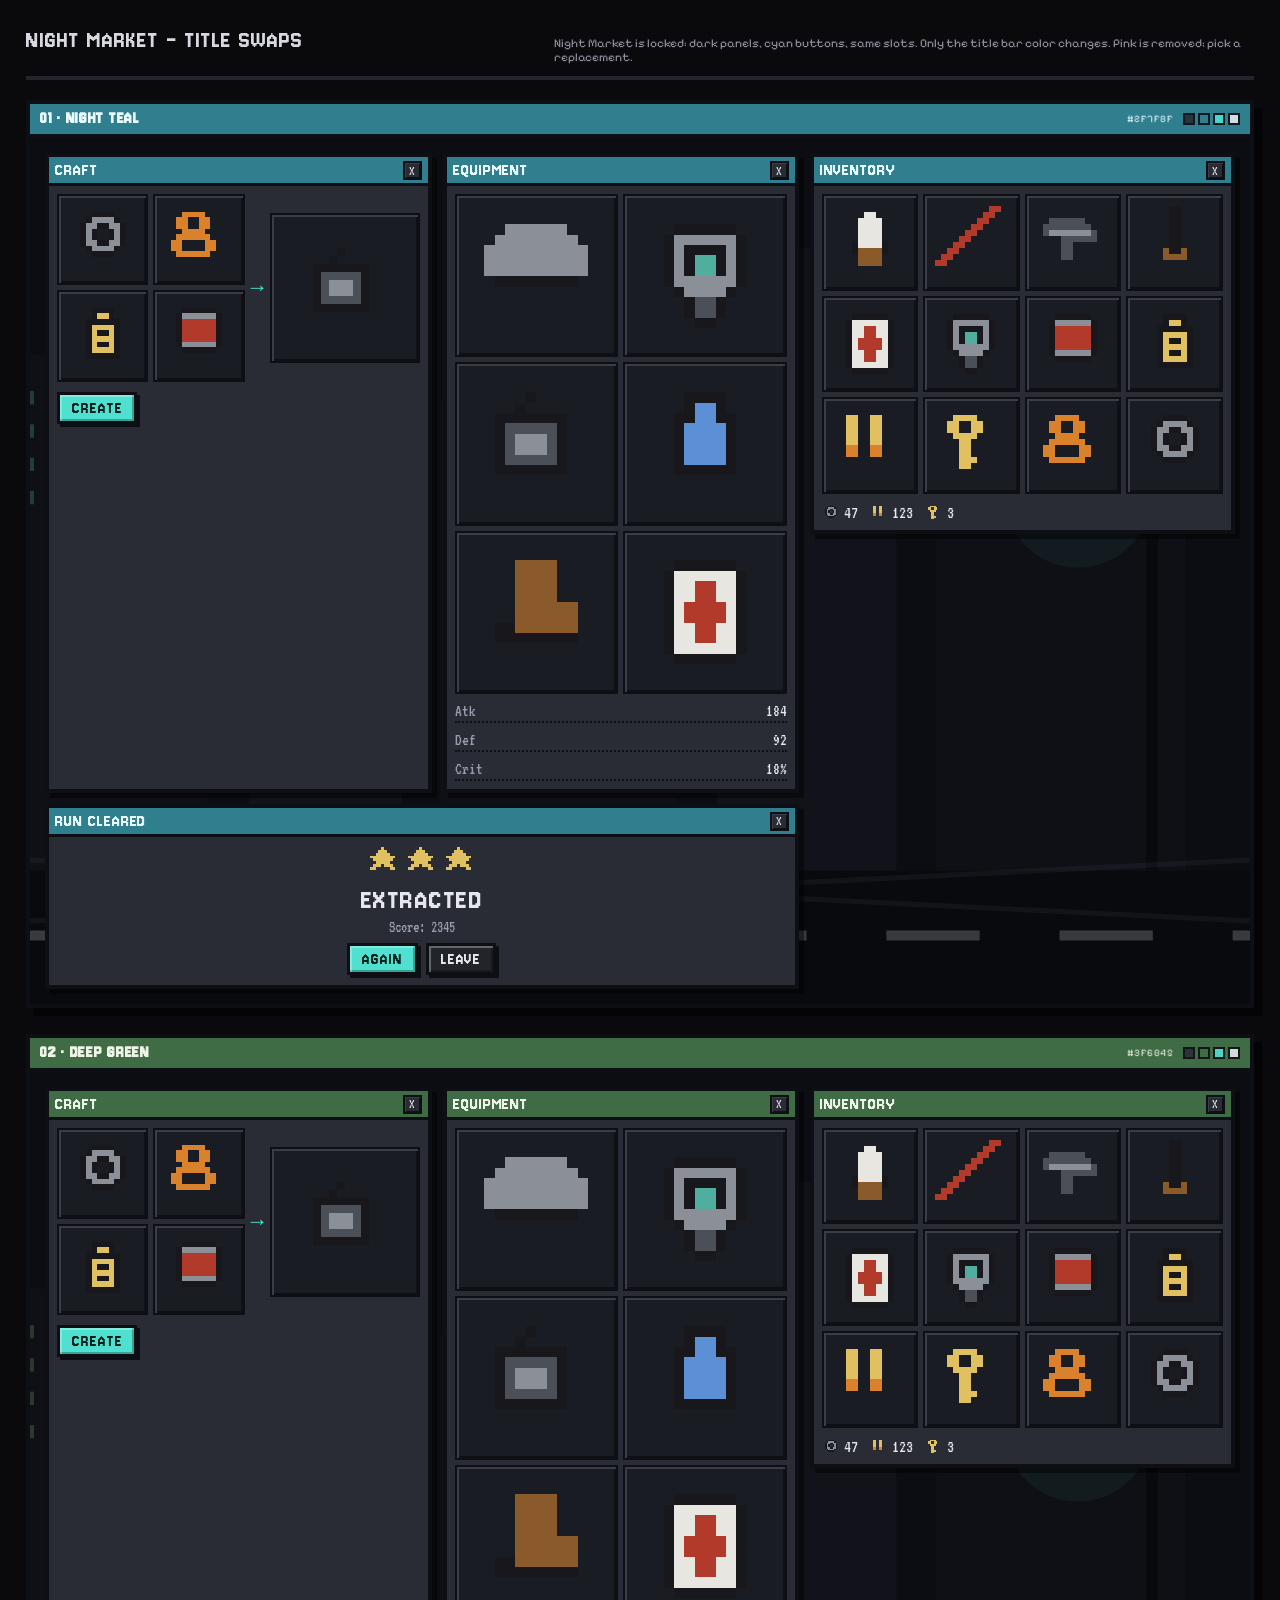
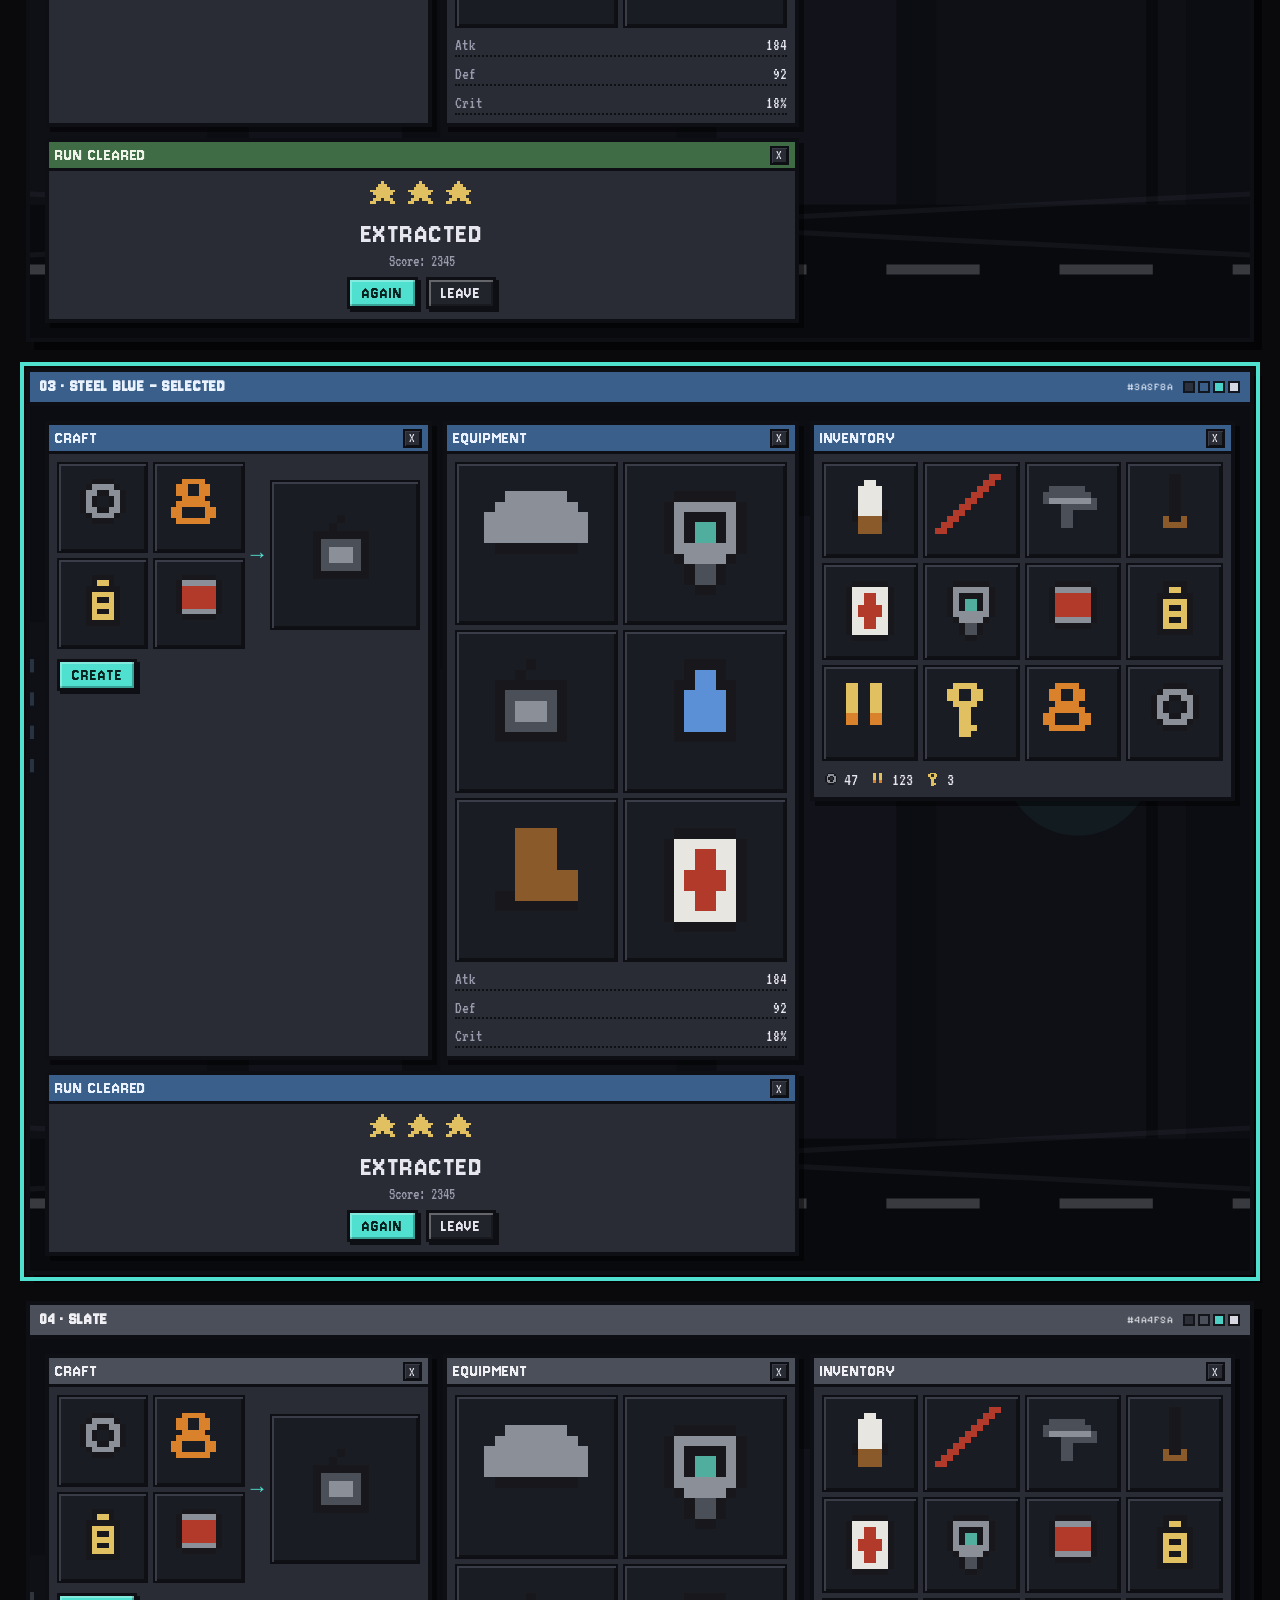
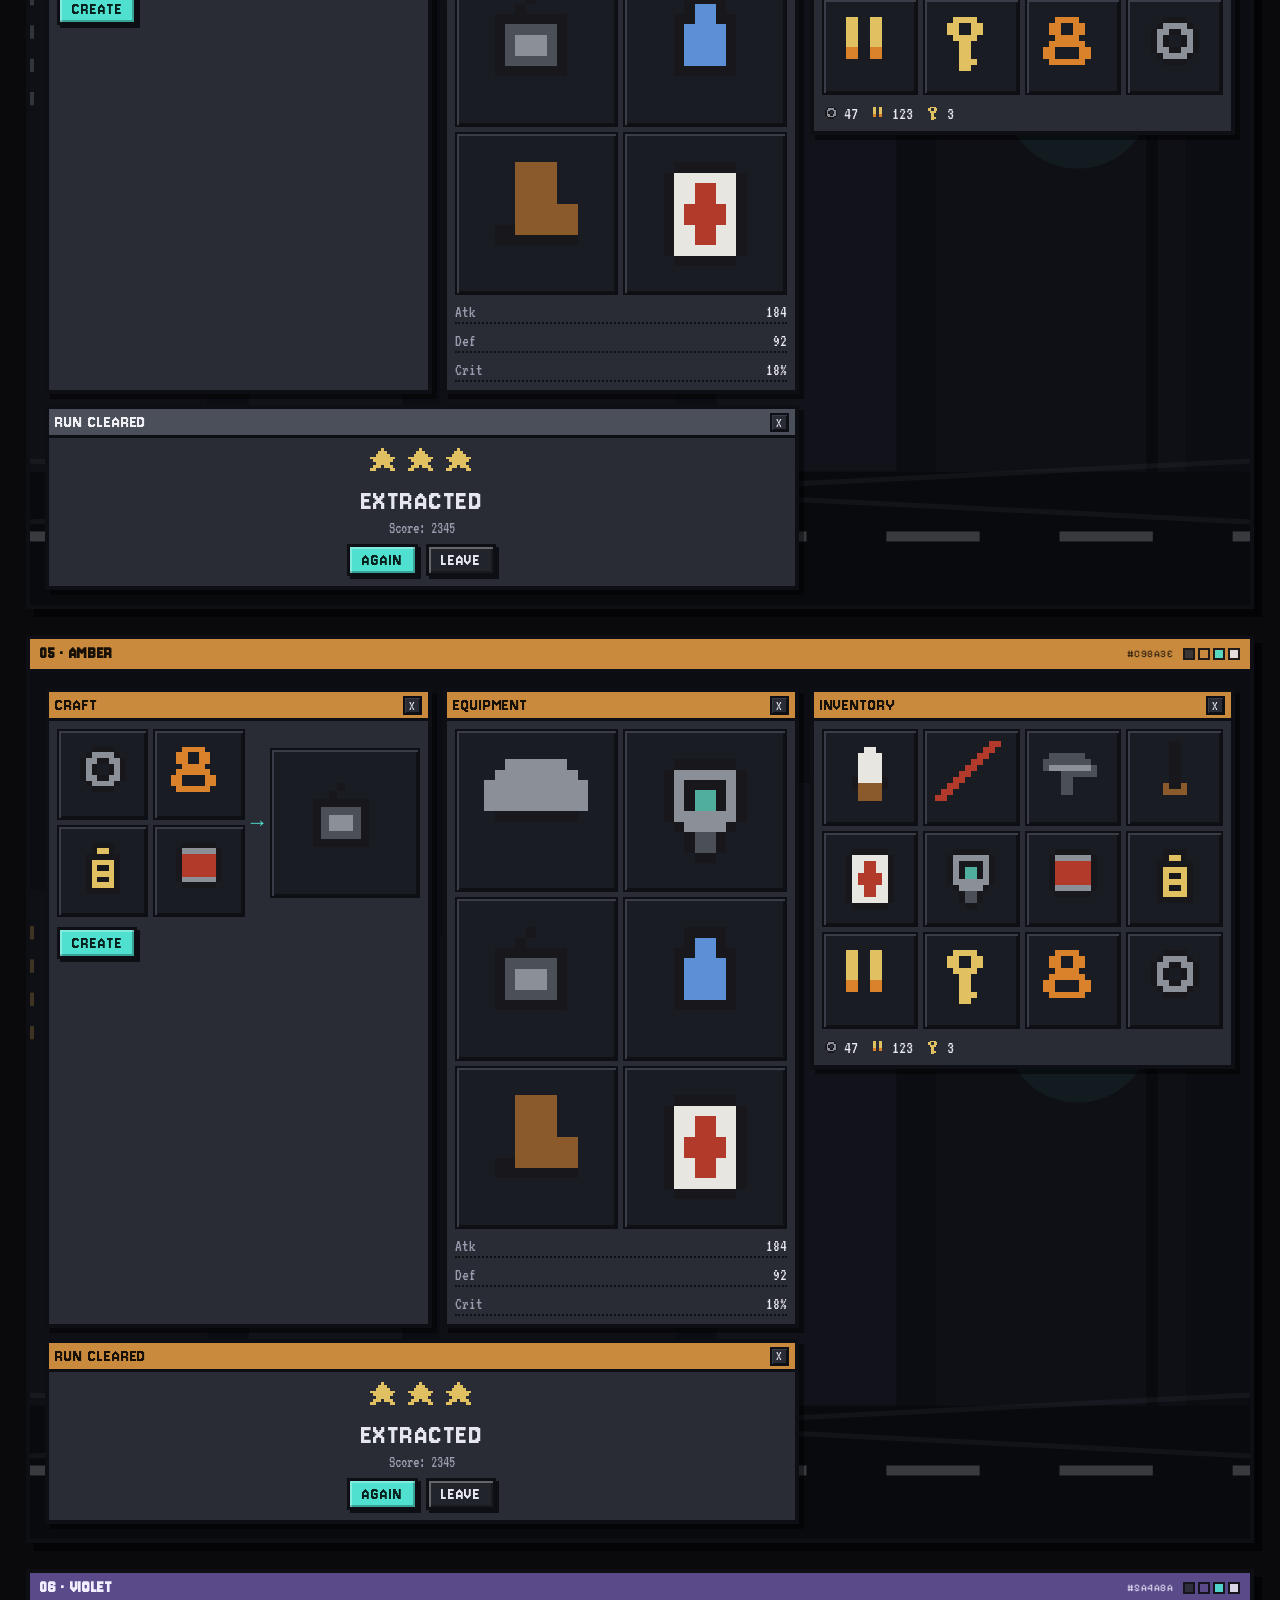
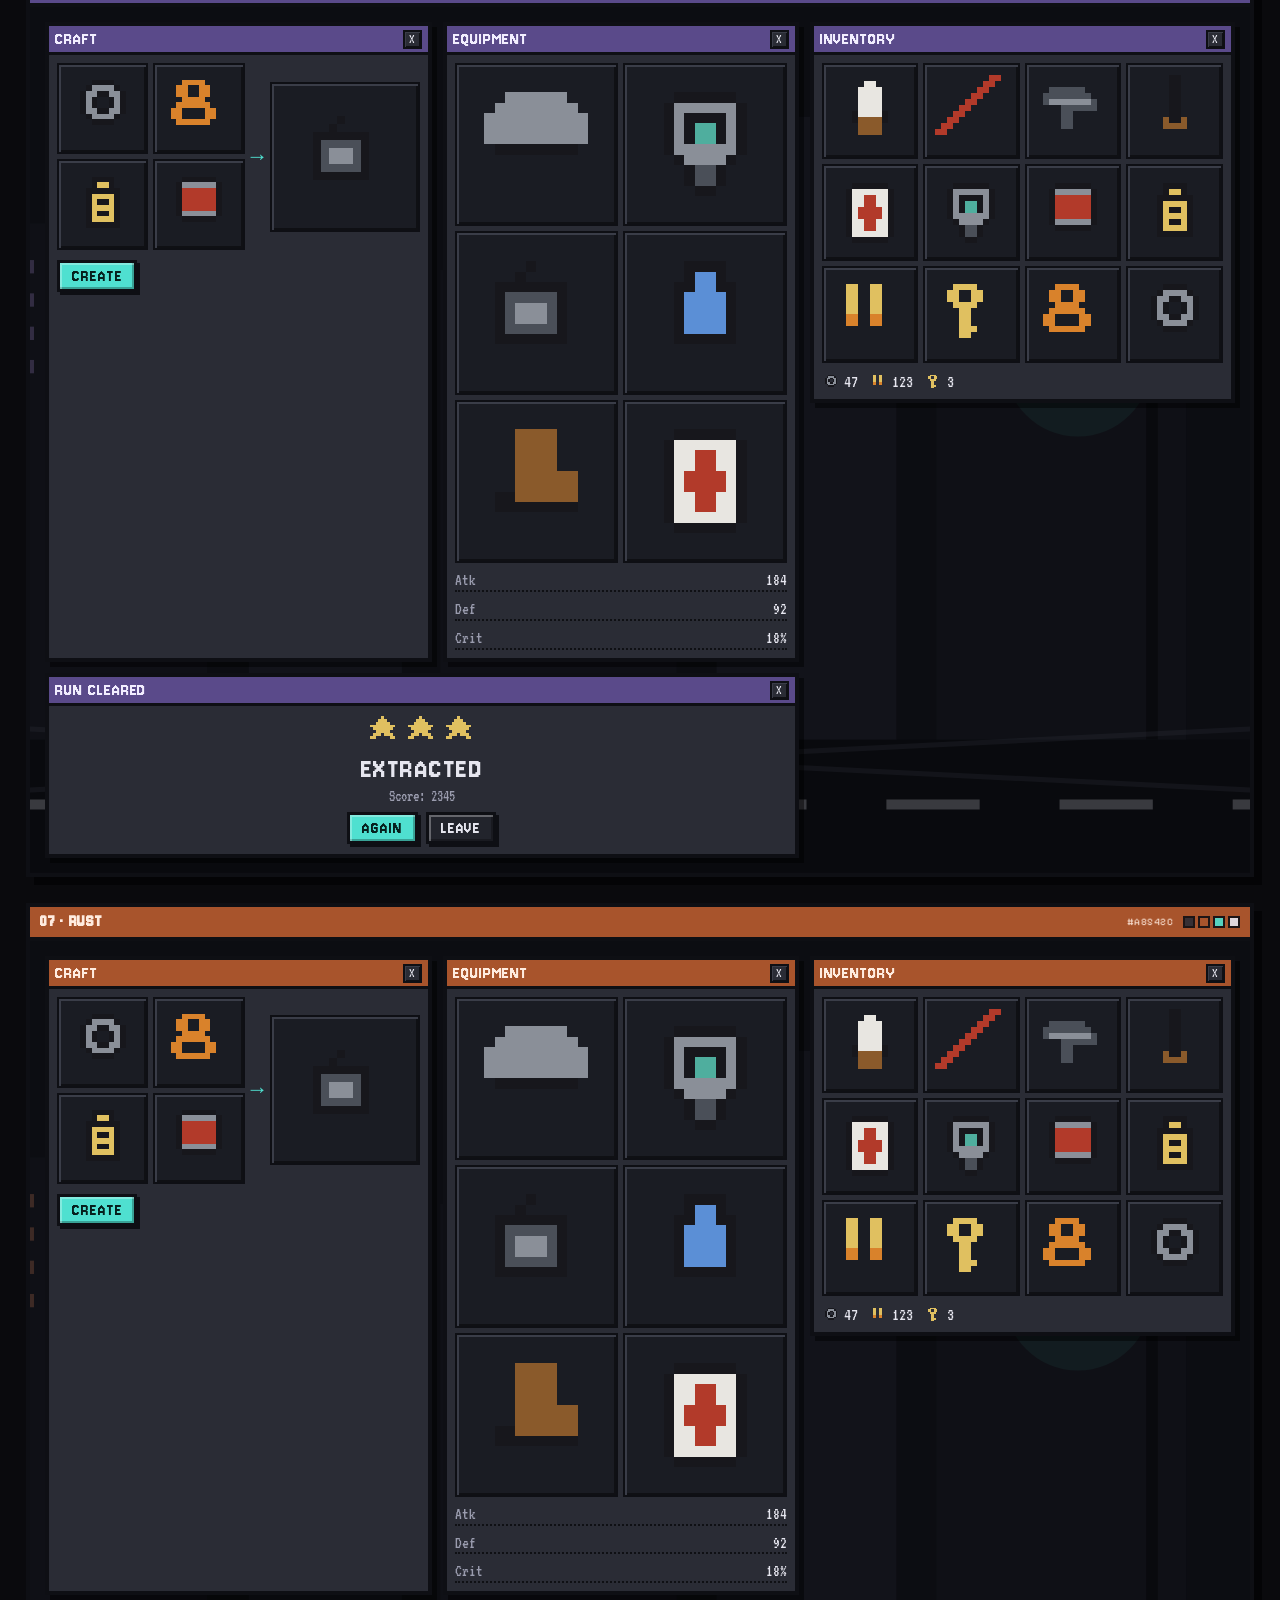
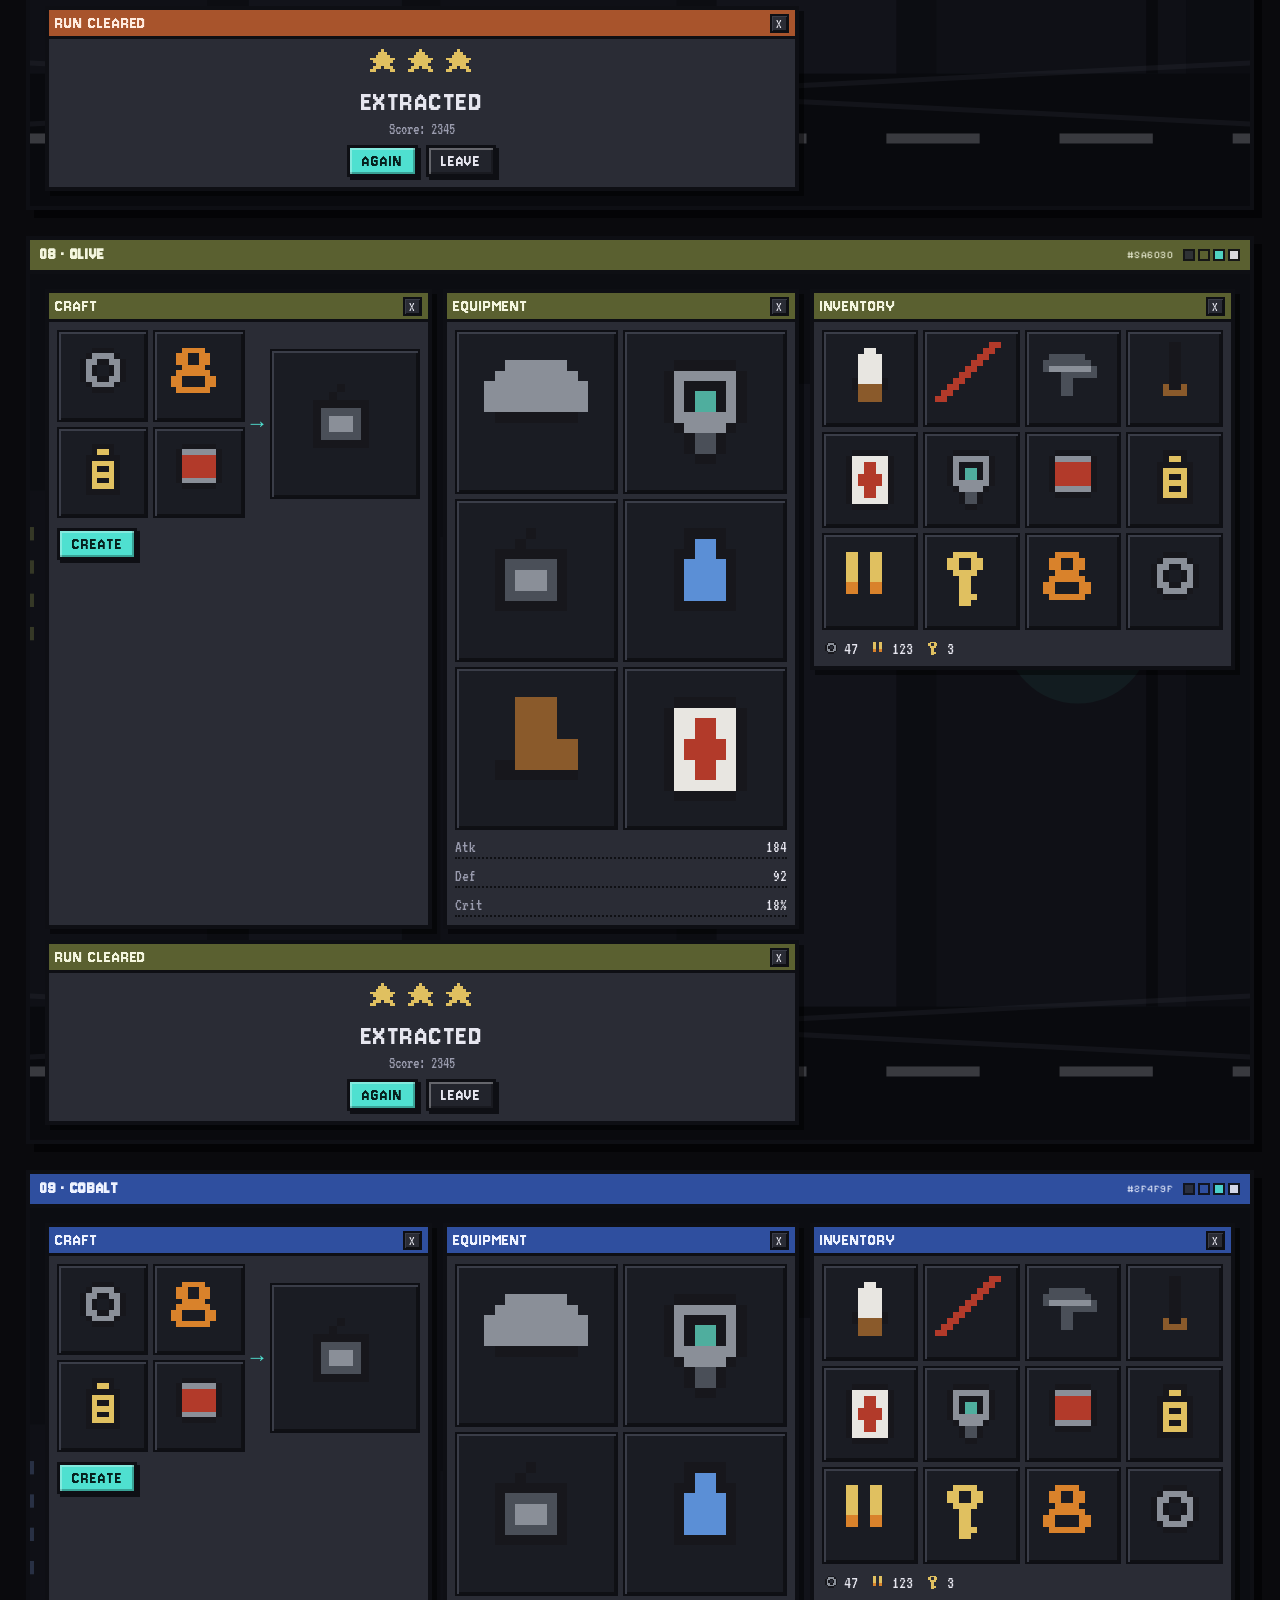
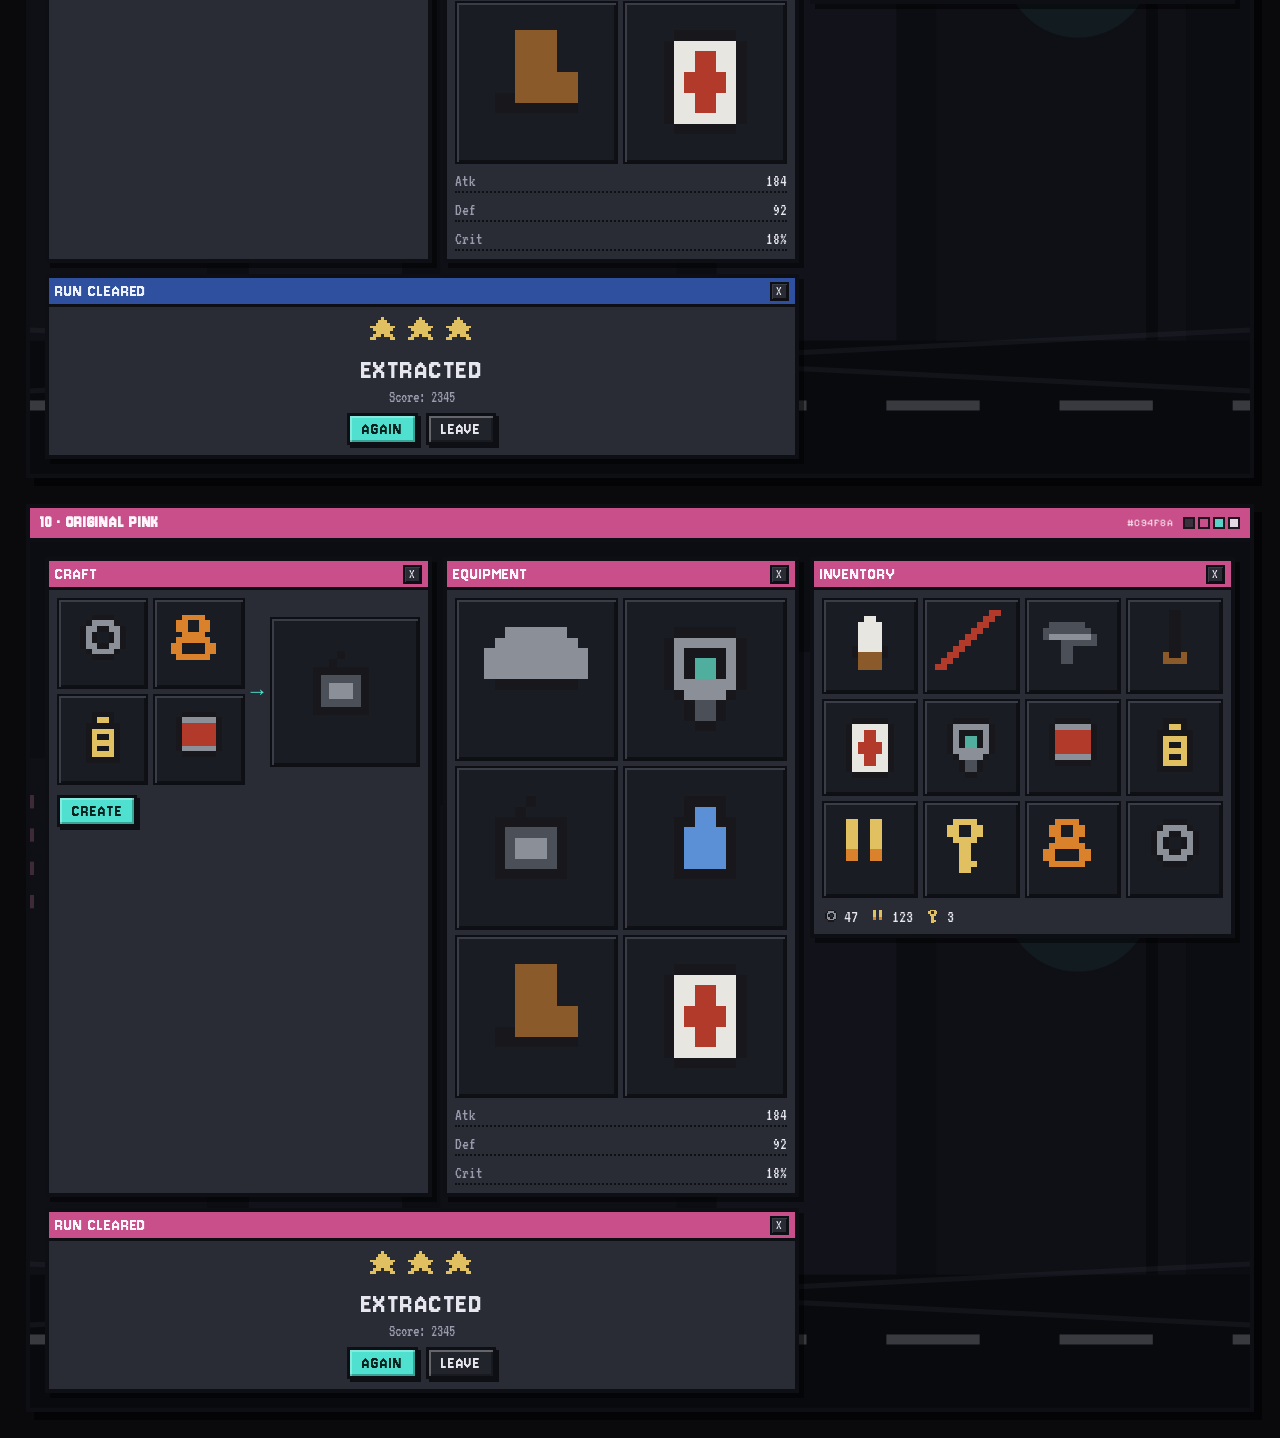
<file: design/night-market-swaps.html>
﻿<!DOCTYPE html>
<html lang="en">
<head>
  <meta charset="utf-8" />
  <meta name="viewport" content="width=device-width, initial-scale=1.0" />
  <title>Idleness - Night Market Title Swaps</title>
  <link rel="preconnect" href="https://fonts.googleapis.com" />
  <link rel="preconnect" href="https://fonts.gstatic.com" crossorigin />
  <link
    href="https://fonts.googleapis.com/css2?family=Jersey+10&family=Pixelify+Sans:wght@400;500;600;700&family=VT323&display=swap"
    rel="stylesheet"
  />
  <style>
    * { box-sizing: border-box; }

    body {
      margin: 0;
      padding: 26px;
      background: #0a0a0d;
      color: #d8d8e0;
      font-family: "Pixelify Sans", "Segoe UI", sans-serif;
      font-size: 13px;
    }

    .page-head {
      display: flex;
      align-items: baseline;
      justify-content: space-between;
      gap: 18px;
      flex-wrap: wrap;
      margin-bottom: 20px;
      padding-bottom: 12px;
      border-bottom: 4px solid #24242c;
    }

    .page-head h1 {
      margin: 0;
      font-family: "Jersey 10", monospace;
      font-size: 26px;
      font-weight: 400;
      letter-spacing: 0.04em;
      text-transform: uppercase;
    }

    .page-head p {
      margin: 0;
      color: #8f8f9e;
      font-size: 12px;
      max-width: 700px;
    }

    .grid {
      display: grid;
      grid-template-columns: repeat(auto-fit, minmax(640px, 1fr));
      gap: 26px;
      align-items: start;
    }

    .variant {
      background: var(--panel);
      border: 4px solid var(--frame);
      box-shadow: 8px 8px 0 rgba(0, 0, 0, 0.55);
      color: var(--text);
    }

    .variant.selected {
      outline: 4px solid var(--accent);
      outline-offset: 2px;
    }

    .variant-label {
      display: flex;
      align-items: center;
      justify-content: space-between;
      gap: 12px;
      padding: 6px 10px;
      background: var(--title);
      color: var(--title-text);
      border-bottom: 4px solid var(--frame);
      font-family: "Jersey 10", monospace;
      font-size: 18px;
      line-height: 1;
      letter-spacing: 0.04em;
      text-transform: uppercase;
    }

    .label-meta {
      display: flex;
      align-items: center;
      gap: 10px;
      font-family: "Pixelify Sans", sans-serif;
      font-size: 10px;
      letter-spacing: 0.05em;
      text-transform: uppercase;
      opacity: 0.9;
    }

    .chips { display: flex; gap: 3px; }

    .chips span {
      width: 12px;
      height: 12px;
      border: 2px solid var(--frame);
      display: block;
    }

    /* ---------- Urban stage ---------- */
    .stage {
      position: relative;
      display: grid;
      grid-template-columns: 1fr 0.92fr 1.1fr;
      grid-template-rows: auto auto;
      gap: 11px;
      padding: 15px;
      min-height: 500px;
      overflow: hidden;
      background: var(--scene-sky);
      -webkit-font-smoothing: none;
      font-smooth: never;
    }

    .scene {
      position: absolute;
      inset: 0;
      width: 100%;
      height: 100%;
      opacity: 0.55;
      pointer-events: none;
    }

    .stage > .panel { position: relative; z-index: 1; }

    /* ---------- Panel ---------- */
    .panel {
      background: var(--panel);
      border: 4px solid var(--frame);
      filter: drop-shadow(5px 5px 0 rgba(0, 0, 0, 0.45));
      display: grid;
      grid-template-rows: auto 1fr;
      min-width: 0;
    }

    .panel-title {
      display: flex;
      align-items: center;
      justify-content: space-between;
      gap: 8px;
      padding: 4px 6px 3px;
      background: var(--title);
      color: var(--title-text);
      border-bottom: 3px solid var(--frame);
      font-family: "Jersey 10", monospace;
      font-size: 19px;
      line-height: 1;
      letter-spacing: 0.05em;
      text-transform: uppercase;
    }

    .panel-title .x {
      width: 19px;
      height: 19px;
      display: grid;
      place-items: center;
      background: var(--panel);
      border: 2px solid var(--frame);
      color: var(--text);
      font-family: "VT323", monospace;
      font-size: 14px;
      line-height: 1;
      box-shadow: inset 1px 1px 0 var(--slot-light), inset -1px -1px 0 var(--slot-dark);
    }

    .panel-body {
      padding: 8px;
      display: grid;
      gap: 8px;
      align-content: start;
    }

    /* ---------- Slots ---------- */
    .slot-grid {
      display: grid;
      grid-template-columns: repeat(4, minmax(0, 1fr));
      gap: 5px;
    }

    .slot-grid.equip { grid-template-columns: repeat(2, minmax(0, 1fr)); }
    .slot-grid.craft { grid-template-columns: repeat(2, minmax(0, 1fr)); }

    .slot {
      aspect-ratio: 1 / 1;
      display: grid;
      place-items: center;
      background: var(--slot);
      border: 2px solid var(--frame);
      box-shadow: inset 2px 2px 0 var(--slot-light), inset -2px -2px 0 var(--slot-dark);
      min-width: 0;
    }

    .slot svg { width: 78%; height: 78%; shape-rendering: crispEdges; }
    .slot.big svg { width: 66%; height: 66%; }

    /* ---------- Craft ---------- */
    .craft-row {
      display: grid;
      grid-template-columns: 1fr auto 0.8fr;
      gap: 6px;
      align-items: center;
    }

    .craft-arrow {
      font-family: "Jersey 10", monospace;
      font-size: 22px;
      color: var(--accent);
      line-height: 1;
    }

    .create-btn { justify-self: start; margin-top: 2px; }

    /* ---------- Stats ---------- */
    .stat-line {
      display: flex;
      align-items: baseline;
      justify-content: space-between;
      gap: 8px;
      font-family: "VT323", monospace;
      font-size: 17px;
      line-height: 1.05;
      color: var(--muted);
      border-bottom: 2px dotted var(--slot-dark);
      padding-bottom: 1px;
    }

    .stat-line b { color: var(--text); font-weight: 400; }

    /* ---------- Inventory ---------- */
    .inv { align-self: start; }

    .currency-row {
      display: flex;
      align-items: center;
      gap: 12px;
      font-family: "VT323", monospace;
      font-size: 18px;
      color: var(--text);
      padding-top: 2px;
    }

    .currency { display: flex; align-items: center; gap: 4px; }
    .currency svg { width: 18px; height: 18px; shape-rendering: crispEdges; }

    /* ---------- Result ---------- */
    .result {
      grid-column: 1 / span 2;
      grid-row: 2;
      align-self: stretch;
    }

    .result .panel-body {
      place-items: center;
      text-align: center;
      gap: 4px;
      padding: 10px;
    }

    .stars { display: flex; gap: 4px; }
    .stars svg { width: 34px; height: 34px; shape-rendering: crispEdges; }

    .result-title {
      font-family: "Jersey 10", monospace;
      font-size: 30px;
      line-height: 1;
      letter-spacing: 0.05em;
      color: var(--text);
      text-transform: uppercase;
    }

    .result-sub {
      font-family: "VT323", monospace;
      font-size: 16px;
      color: var(--muted);
      line-height: 1;
    }

    .result-actions { display: flex; gap: 8px; margin-top: 4px; }

    /* ---------- Buttons ---------- */
    .pixel-btn {
      border: 3px solid var(--frame);
      background: var(--accent);
      color: var(--accent-text);
      font-family: "Jersey 10", monospace;
      font-size: 18px;
      line-height: 1;
      letter-spacing: 0.05em;
      text-transform: uppercase;
      padding: 5px 12px 3px;
      cursor: pointer;
      box-shadow:
        inset 2px 2px 0 rgba(255, 255, 255, 0.3),
        inset -2px -2px 0 rgba(0, 0, 0, 0.28),
        3px 3px 0 var(--frame);
    }

    .pixel-btn.alt { background: var(--panel-2); color: var(--text); }

    .pixel-btn:active {
      transform: translate(2px, 2px);
      box-shadow:
        inset 2px 2px 0 rgba(255, 255, 255, 0.3),
        inset -2px -2px 0 rgba(0, 0, 0, 0.28),
        1px 1px 0 var(--frame);
    }

    @media (max-width: 780px) {
      body { padding: 12px; }
      .grid { grid-template-columns: 1fr; }
      .stage { grid-template-columns: 1fr 1fr; }
      .inv { grid-column: 1 / span 2; }
      .result { grid-column: 1 / span 2; grid-row: auto; }
    }
  </style>
</head>
<body>
  <header class="page-head">
    <h1>Night Market - Title Swaps</h1>
    <p>
      Night Market is locked: dark panels, cyan buttons, same slots. Only the title bar
      color changes. Pink is removed; pick a replacement.
    </p>
  </header>

  <main class="grid" id="grid"></main>

  <script>
    /* ---------- Pixel icon renderer ---------- */
    const PALETTE = {
      k: "#17171c", g: "#8a8f98", l: "#c8ccd4", d: "#4a4f58",
      r: "#b23a2a", o: "#d9822b", y: "#e0c060", b: "#5b8fd6",
      t: "#4fae9e", n: "#8a5a2b", G: "#6fae7b", w: "#e8e6e1",
      p: "#b45cff", s: "#9aa3ad"
    };

    const ICONS = {
      knife: [
        "............", ".....ww.....", "....wwww....", "....wwww....",
        "....wwww....", "....wwww....", "...kwwwwk...", "...knnnnk...",
        "....nnnn....", "....nnnn....", "............", "............"
      ],
      crowbar: [
        ".........rr.", "........rr..", ".......rr...", "......rr....",
        ".....rr.....", "....rr......", "...rr.......", "..rr........",
        ".rr.........", "rr..........", "............", "............"
      ],
      pistol: [
        "............", "............", "..dddddd....", ".dddddddd...",
        ".dgggggggd..", "....dddddd..", "....dd......", "....dd......",
        "....dd......", "............", "............", "............"
      ],
      baton: [
        ".....kk.....", ".....kk.....", ".....kk.....", ".....kk.....",
        ".....kk.....", ".....kk.....", ".....kk.....", "....nkkn....",
        "....nnnn....", "............", "............", "............"
      ],
      medkit: [
        "............", "...kkkkkk...", "..kwwwwwwk..", "..kwwrrwwk..",
        "..kwwrrwwk..", "..kwrrrrwk..", "..kwrrrrwk..", "..kwwrrwwk..",
        "..kwwrrwwk..", "..kwwwwwwk..", "...kkkkkk...", "............"
      ],
      gasmask: [
        "............", "...kkkkkk...", "..kggggggk..", "..kgkkkkgk..",
        "..kgkttkgk..", "..kgkttkgk..", "..kggggggk..", "...kggggk...",
        "....kddk....", "....kddk....", ".....kk.....", "............"
      ],
      can: [
        "............", "...kkkkkk...", "..kggggggk..", "..krrrrrrk..",
        "..krrrrrrk..", "..krrrrrrk..", "..krrrrrrk..", "..kggggggk..",
        "...kkkkkk...", "............", "............", "............"
      ],
      battery: [
        "............", "....kkkk....", "....kyyk....", "...kkkkkk...",
        "...kyyyyk...", "...kykkyk...", "...kyyyyk...", "...kykkyk...",
        "...kyyyyk...", "...kkkkkk...", "............", "............"
      ],
      ammo: [
        "............", "..yy..yy....", "..yy..yy....", "..yy..yy....",
        "..yy..yy....", "..yy..yy....", "..oo..oo....", "..oo..oo....",
        "............", "............", "............", "............"
      ],
      key: [
        "............", "...yyyy.....", "..yy..yy....", "..yy..yy....",
        "...yyyy.....", "....yy......", "....yy......", "....yy......",
        "....yyy.....", "....yy......", "............", "............"
      ],
      wire: [
        "............", "...oooo.....", "..oo..oo....", "..oo..oo....",
        "...oooo.....", "..oooooo....", ".oo....oo...", ".oo....oo...",
        "..oooooo....", "............", "............", "............"
      ],
      helmet: [
        "............", "...gggggg...", "..gggggggg..", ".gggggggggg.",
        ".gggggggggg.", ".gggggggggg.", "..kkkkkkkk..", "............",
        "............", "............", "............", "............"
      ],
      boot: [
        "............", "....nnnn....", "....nnnn....", "....nnnn....",
        "....nnnn....", "....nnnnnn..", "....nnnnnn..", "..kknnnnnn..",
        "..kkkkkkkk..", "............", "............", "............"
      ],
      radio: [
        "............", ".....k......", "....k.......", "..kkkkkkk...",
        "..kdddddk...", "..kdgggdk...", "..kdgggdk...", "..kdddddk...",
        "..kkkkkkk...", "............", "............", "............"
      ],
      water: [
        "............", "....kkkk....", "....kbbk....", "...kkbbkk...",
        "...kbbbbk...", "...kbbbbk...", "...kbbbbk...", "...kbbbbk...",
        "...kkkkkk...", "............", "............", "............"
      ],
      scrap: [
        "............", "....kkkk....", "...kggggk...", "..kggkkggk..",
        "..kgk..kgk..", "..kgk..kgk..", "..kggkkggk..", "...kggggk...",
        "....kkkk....", "............", "............", "............"
      ],
      star: [
        ".....y......", "....yyy.....", "...yyyyy....", ".yyyyyyyyy..",
        "..yyyyyyy...", "...yyyyy....", "..yyy.yyy...", ".yy.....yy..",
        "............", "............", "............", "............"
      ]
    };

    const icon = (name) => {
      const rows = ICONS[name] || ICONS.scrap;
      const rects = rows.flatMap((row, y) =>
        [...row].map((ch, x) => {
          const fill = PALETTE[ch];
          return fill ? `<rect x="${x}" y="${y}" width="1" height="1" fill="${fill}"/>` : "";
        })
      ).join("");
      return `<svg viewBox="0 0 12 12" aria-hidden="true">${rects}</svg>`;
    };

    const slot = (name, extra = "") =>
      `<div class="slot ${extra}">${name ? icon(name) : ""}</div>`;

    const scene = () => `
      <svg class="scene" viewBox="0 0 800 520" preserveAspectRatio="xMidYMid slice" aria-hidden="true">
        <rect width="800" height="520" fill="var(--scene-sky)"/>
        <rect x="10" y="130" width="130" height="320" fill="var(--scene-building)"/>
        <rect x="165" y="86" width="92" height="364" fill="var(--scene-building-2)"/>
        <rect x="280" y="158" width="142" height="292" fill="var(--scene-building)"/>
        <rect x="446" y="66" width="108" height="384" fill="var(--scene-building-2)"/>
        <rect x="578" y="138" width="150" height="312" fill="var(--scene-building)"/>
        <g fill="var(--scene-window)" opacity="0.42">
          <rect x="28" y="152" width="8" height="8"/><rect x="46" y="152" width="8" height="8"/>
          <rect x="64" y="152" width="8" height="8"/><rect x="28" y="172" width="8" height="8"/>
          <rect x="46" y="172" width="8" height="8"/><rect x="64" y="172" width="8" height="8"/>
          <rect x="28" y="192" width="8" height="8"/><rect x="46" y="192" width="8" height="8"/>
          <rect x="28" y="212" width="8" height="8"/><rect x="64" y="212" width="8" height="8"/>
          <rect x="180" y="106" width="8" height="8"/><rect x="198" y="106" width="8" height="8"/>
          <rect x="216" y="106" width="8" height="8"/><rect x="180" y="126" width="8" height="8"/>
          <rect x="198" y="126" width="8" height="8"/><rect x="216" y="126" width="8" height="8"/>
          <rect x="180" y="146" width="8" height="8"/><rect x="216" y="146" width="8" height="8"/>
          <rect x="300" y="180" width="8" height="8"/><rect x="320" y="180" width="8" height="8"/>
          <rect x="340" y="180" width="8" height="8"/><rect x="300" y="200" width="8" height="8"/>
          <rect x="320" y="200" width="8" height="8"/><rect x="340" y="200" width="8" height="8"/>
          <rect x="300" y="220" width="8" height="8"/><rect x="340" y="220" width="8" height="8"/>
          <rect x="466" y="88" width="8" height="8"/><rect x="486" y="88" width="8" height="8"/>
          <rect x="506" y="88" width="8" height="8"/><rect x="466" y="108" width="8" height="8"/>
          <rect x="486" y="108" width="8" height="8"/><rect x="506" y="108" width="8" height="8"/>
          <rect x="466" y="128" width="8" height="8"/><rect x="506" y="128" width="8" height="8"/>
          <rect x="598" y="160" width="8" height="8"/><rect x="618" y="160" width="8" height="8"/>
          <rect x="638" y="160" width="8" height="8"/><rect x="598" y="180" width="8" height="8"/>
          <rect x="618" y="180" width="8" height="8"/><rect x="638" y="180" width="8" height="8"/>
          <rect x="598" y="200" width="8" height="8"/><rect x="638" y="200" width="8" height="8"/>
        </g>
        <g fill="var(--title)" opacity="0.28">
          <rect x="60" y="300" width="64" height="8"/><rect x="70" y="312" width="42" height="8"/>
        </g>
        <rect y="440" width="800" height="80" fill="var(--scene-road)"/>
        <g fill="var(--scene-line)" opacity="0.42">
          <rect x="28" y="476" width="56" height="6"/><rect x="132" y="476" width="56" height="6"/>
          <rect x="236" y="476" width="56" height="6"/><rect x="340" y="476" width="56" height="6"/>
          <rect x="444" y="476" width="56" height="6"/><rect x="548" y="476" width="56" height="6"/>
          <rect x="652" y="476" width="56" height="6"/><rect x="756" y="476" width="32" height="6"/>
        </g>
        <rect x="704" y="224" width="7" height="216" fill="var(--scene-pole)"/>
        <rect x="662" y="218" width="49" height="7" fill="var(--scene-pole)"/>
        <rect x="656" y="210" width="14" height="8" fill="var(--scene-glow)"/>
        <circle cx="663" cy="214" r="44" fill="var(--scene-glow)" opacity="0.1"/>
        <g stroke="var(--scene-fence)" stroke-width="3" opacity="0.22">
          <path d="M0 432 L800 472"/><path d="M0 472 L800 432"/>
        </g>
      </svg>
    `;

    const mock = () => `
      <div class="stage">
        ${scene()}
        <section class="panel">
          <div class="panel-title"><span>Craft</span><span class="x">x</span></div>
          <div class="panel-body">
            <div class="craft-row">
              <div class="slot-grid craft">
                ${slot("scrap")}${slot("wire")}${slot("battery")}${slot("can")}
              </div>
              <div class="craft-arrow">&rarr;</div>
              ${slot("radio", "big")}
            </div>
            <button class="pixel-btn create-btn">Create</button>
          </div>
        </section>

        <section class="panel">
          <div class="panel-title"><span>Equipment</span><span class="x">x</span></div>
          <div class="panel-body">
            <div class="slot-grid equip">
              ${slot("helmet")}${slot("gasmask")}${slot("radio")}
              ${slot("water")}${slot("boot")}${slot("medkit")}
            </div>
            <div class="stat-line"><span>Atk</span><b>184</b></div>
            <div class="stat-line"><span>Def</span><b>92</b></div>
            <div class="stat-line"><span>Crit</span><b>18%</b></div>
          </div>
        </section>

        <section class="panel inv">
          <div class="panel-title"><span>Inventory</span><span class="x">x</span></div>
          <div class="panel-body">
            <div class="slot-grid">
              ${slot("knife")}${slot("crowbar")}${slot("pistol")}${slot("baton")}
              ${slot("medkit")}${slot("gasmask")}${slot("can")}${slot("battery")}
              ${slot("ammo")}${slot("key")}${slot("wire")}${slot("scrap")}
            </div>
            <div class="currency-row">
              <span class="currency">${icon("scrap")} 47</span>
              <span class="currency">${icon("ammo")} 123</span>
              <span class="currency">${icon("key")} 3</span>
            </div>
          </div>
        </section>

        <section class="panel result">
          <div class="panel-title"><span>Run Cleared</span><span class="x">x</span></div>
          <div class="panel-body">
            <div class="stars">${icon("star")}${icon("star")}${icon("star")}</div>
            <div class="result-title">Extracted</div>
            <div class="result-sub">Score: 2345</div>
            <div class="result-actions">
              <button class="pixel-btn">Again</button>
              <button class="pixel-btn alt">Leave</button>
            </div>
          </div>
        </section>
      </div>
    `;

    /* ---------- Palettes ---------- */
    const NIGHT = {
      frame: "#0e0f14",
      panel: "#2a2c35",
      "panel-2": "#22242c",
      slot: "#1a1c23",
      "slot-light": "#3a3d48",
      "slot-dark": "#0f1014",
      accent: "#4fe0d0",
      "accent-text": "#06201d",
      text: "#e6e6ef",
      muted: "#9a9cae",
      "scene-sky": "#0c0d12",
      "scene-building": "#12141a",
      "scene-building-2": "#171922",
      "scene-road": "#08090c",
      "scene-line": "#d8d8e0",
      "scene-pole": "#08090c",
      "scene-glow": "#4fe0d0",
      "scene-fence": "#5a5d70"
    };

    const TITLE_SWAPS = [
      { name: "01 · Night Teal",    title: "#2f7f8f", titleText: "#eafcff", window: "#6fd0c0" },
      { name: "02 · Deep Green",    title: "#3f6b45", titleText: "#eef4e8", window: "#8fbf7a" },
      { name: "03 · Steel Blue",    title: "#3a5f8a", titleText: "#eaf2ff", window: "#7fa8d8" },
      { name: "04 · Slate",         title: "#4a4f5a", titleText: "#f0f0f4", window: "#aab0bc" },
      { name: "05 · Amber",         title: "#c98a3e", titleText: "#171007", window: "#e0b050" },
      { name: "06 · Violet",        title: "#5a4a8a", titleText: "#f2eeff", window: "#a98fd8" },
      { name: "07 · Rust",          title: "#a8542c", titleText: "#ffece0", window: "#d9825a" },
      { name: "08 · Olive",         title: "#5a6030", titleText: "#f4f6df", window: "#b8c060" },
      { name: "09 · Cobalt",        title: "#2f4f9f", titleText: "#eef2ff", window: "#7f9fdf" },
      { name: "10 · Original Pink", title: "#c94f8a", titleText: "#fff6fb", window: "#e07fb0" }
    ];

    const SCHEMES = TITLE_SWAPS.map(swap => ({
      name: swap.name,
      ref: swap.title,
      vars: {
        ...NIGHT,
        title: swap.title,
        "title-text": swap.titleText,
        "scene-window": swap.window
      }
    }));

    const cssVars = (vars) => Object.entries(vars).map(([key, value]) => `--${key}:${value}`).join(";");

    const chips = (vars) =>
      ["panel", "title", "accent", "text"]
        .map(key => `<span style="background:${vars[key]}"></span>`)
        .join("");

    document.getElementById("grid").innerHTML = SCHEMES.map((scheme, index) => `
      <article class="variant${index === 2 ? " selected" : ""}" id="swap-${index + 1}" style="${cssVars(scheme.vars)}">
        <div class="variant-label">
          <b>${scheme.name}${index === 2 ? " - SELECTED" : ""}</b>
          <div class="label-meta">
            <span>${scheme.ref}</span>
            <div class="chips">${chips(scheme.vars)}</div>
          </div>
        </div>
        ${mock()}
      </article>
    `).join("");
  </script>
</body>
</html>
</file>
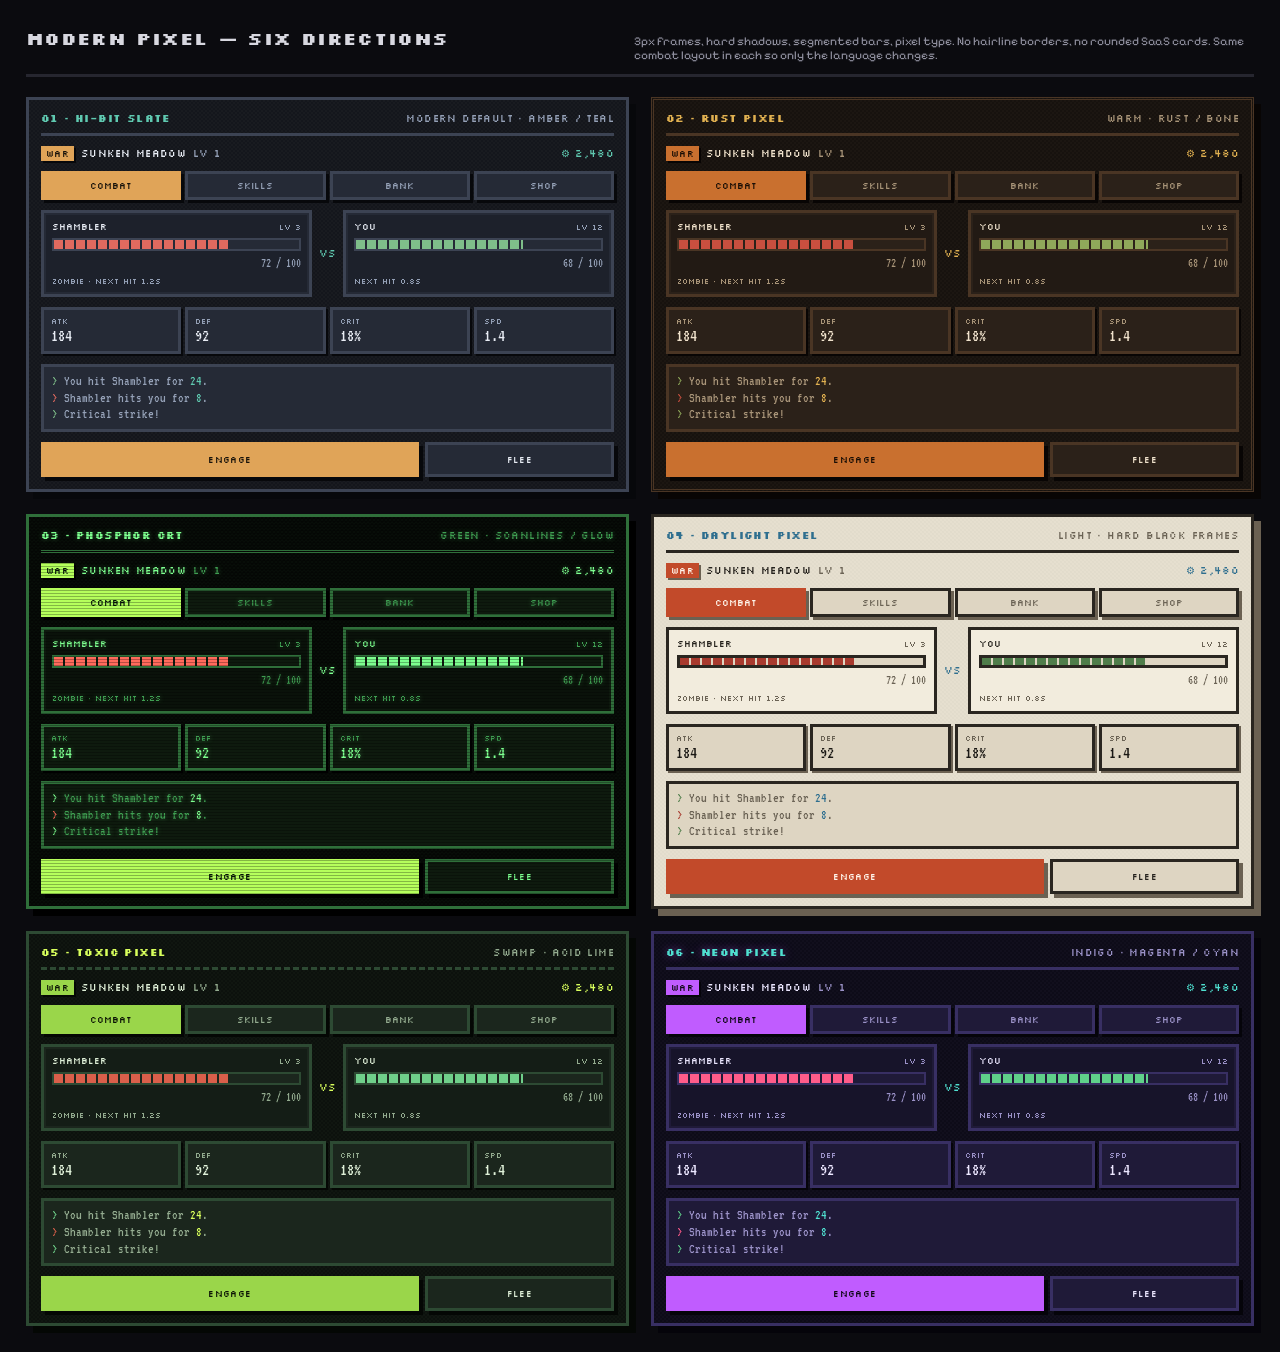
<file: design/pixel-directions.html>
<!DOCTYPE html>
<html lang="en">
<head>
  <meta charset="utf-8" />
  <meta name="viewport" content="width=device-width, initial-scale=1.0" />
  <title>Idleness — Modern Pixel Directions</title>
  <link rel="preconnect" href="https://fonts.googleapis.com" />
  <link rel="preconnect" href="https://fonts.gstatic.com" crossorigin />
  <link
    href="https://fonts.googleapis.com/css2?family=Pixelify+Sans:wght@400;500;600;700&family=Silkscreen:wght@400;700&family=VT323&display=swap"
    rel="stylesheet"
  />
  <style>
    * { box-sizing: border-box; }

    body {
      margin: 0;
      padding: 26px;
      background: #0b0b0f;
      color: #d8d8e0;
      font-family: "Pixelify Sans", "Segoe UI", sans-serif;
      font-size: 13px;
    }

    .page-head {
      display: flex;
      align-items: baseline;
      justify-content: space-between;
      gap: 18px;
      flex-wrap: wrap;
      margin-bottom: 20px;
      padding-bottom: 12px;
      border-bottom: 3px solid #26262f;
    }

    .page-head h1 {
      margin: 0;
      font-family: "Silkscreen", monospace;
      font-size: 18px;
      font-weight: 700;
      letter-spacing: 0.02em;
      text-transform: uppercase;
    }

    .page-head p {
      margin: 0;
      color: #8f8f9e;
      font-size: 12px;
      max-width: 620px;
    }

    .grid {
      display: grid;
      grid-template-columns: repeat(auto-fit, minmax(480px, 1fr));
      gap: 22px;
      align-items: start;
    }

    .card {
      background: var(--bg);
      border: 3px solid var(--border);
      box-shadow: 7px 7px 0 var(--shadow);
      padding: 12px;
      display: grid;
      gap: 10px;
      color: var(--text);
      position: relative;
      -webkit-font-smoothing: none;
      font-smooth: never;
      background-image:
        linear-gradient(45deg, var(--dither) 25%, transparent 25%, transparent 75%, var(--dither) 75%),
        linear-gradient(45deg, var(--dither) 25%, transparent 25%, transparent 75%, var(--dither) 75%);
      background-size: 4px 4px;
      background-position: 0 0, 2px 2px;
    }

    .card-label {
      display: flex;
      align-items: baseline;
      justify-content: space-between;
      gap: 10px;
      padding-bottom: 8px;
      border-bottom: 3px solid var(--border);
      font-family: "Silkscreen", monospace;
      font-size: 10px;
      text-transform: uppercase;
      letter-spacing: 0.04em;
    }

    .card-label b { color: var(--accent-2); font-weight: 700; }
    .card-label span { color: var(--muted); }

    /* ---------- Shared mock ---------- */
    .ui { display: grid; gap: 9px; }

    .ui-top {
      display: flex;
      align-items: center;
      justify-content: space-between;
      gap: 10px;
      font-family: "Silkscreen", monospace;
      font-size: 10px;
      text-transform: uppercase;
      letter-spacing: 0.03em;
    }

    .place { display: flex; align-items: center; gap: 7px; }

    .tag {
      background: var(--accent);
      color: var(--accent-text);
      padding: 2px 5px;
      font-size: 9px;
      box-shadow: 2px 2px 0 var(--shadow);
    }

    .lv { color: var(--muted); }
    .scrap { color: var(--accent-2); white-space: nowrap; }

    .ui-tabs {
      display: grid;
      grid-template-columns: repeat(4, 1fr);
      gap: 4px;
      font-family: "Silkscreen", monospace;
      font-size: 9px;
      text-transform: uppercase;
    }

    .ui-tabs span {
      text-align: center;
      padding: 6px 4px;
      border: 3px solid var(--border);
      background: var(--panel-2);
      color: var(--muted);
      box-shadow: 3px 3px 0 var(--shadow);
    }

    .ui-tabs .on {
      background: var(--accent);
      border-color: var(--accent);
      color: var(--accent-text);
      box-shadow: 3px 3px 0 var(--shadow);
    }

    .arena {
      display: grid;
      grid-template-columns: 1fr auto 1fr;
      gap: 7px;
      align-items: stretch;
    }

    .fighter {
      border: 3px solid var(--border);
      background: var(--panel);
      padding: 8px;
      display: grid;
      gap: 6px;
      min-width: 0;
    }

    .fighter.foe { box-shadow: inset 0 0 0 2px var(--panel-2); }
    .fighter.you { box-shadow: inset 0 0 0 2px var(--panel-2); }

    .fighter-head {
      display: flex;
      align-items: baseline;
      justify-content: space-between;
      gap: 6px;
      font-family: "Silkscreen", monospace;
      font-size: 9px;
      text-transform: uppercase;
      white-space: nowrap;
      overflow: hidden;
    }

    .fighter-head .name { color: var(--text); }
    .fighter-head .lv { color: var(--muted); font-size: 8px; }

    .hpbar {
      position: relative;
      height: 13px;
      border: 2px solid var(--border);
      background: var(--panel-2);
      overflow: hidden;
    }

    .hpbar i {
      display: block;
      height: 100%;
      background: var(--good);
      position: relative;
    }

    .hpbar.foe i { background: var(--bad); }

    .hpbar i::after {
      content: "";
      position: absolute;
      inset: 0;
      background: repeating-linear-gradient(90deg, transparent 0 9px, var(--panel-2) 9px 11px);
    }

    .hpnum {
      font-family: "VT323", monospace;
      font-size: 13px;
      line-height: 1;
      color: var(--muted);
      text-align: right;
    }

    .meta {
      font-family: "Silkscreen", monospace;
      font-size: 8px;
      text-transform: uppercase;
      color: var(--muted);
      white-space: nowrap;
      overflow: hidden;
      text-overflow: ellipsis;
    }

    .vs {
      align-self: center;
      font-family: "Silkscreen", monospace;
      font-size: 10px;
      color: var(--accent-2);
    }

    .ui-stats {
      display: grid;
      grid-template-columns: repeat(4, 1fr);
      gap: 4px;
    }

    .stat {
      border: 3px solid var(--border);
      background: var(--panel-2);
      padding: 6px 7px;
      display: grid;
      gap: 1px;
      box-shadow: 2px 2px 0 var(--shadow);
    }

    .stat span {
      font-family: "Silkscreen", monospace;
      font-size: 8px;
      color: var(--muted);
      text-transform: uppercase;
    }

    .stat b {
      font-family: "VT323", monospace;
      font-size: 18px;
      font-weight: 400;
      line-height: 1;
      color: var(--text);
    }

    .log {
      border: 3px solid var(--border);
      background: var(--panel-2);
      padding: 7px 8px;
      display: grid;
      gap: 2px;
      font-family: "VT323", monospace;
      font-size: 14px;
      line-height: 1.05;
      color: var(--muted);
    }

    .log b { color: var(--accent-2); font-weight: 400; }
    .log .bad { color: var(--bad); }
    .log .good { color: var(--good); }

    .actions { display: grid; grid-template-columns: 2fr 1fr; gap: 6px; }

    .actions button {
      border: 3px solid var(--border);
      background: var(--panel-2);
      color: var(--text);
      font-family: "Silkscreen", monospace;
      font-size: 9px;
      text-transform: uppercase;
      padding: 9px 8px;
      cursor: pointer;
      box-shadow: 4px 4px 0 var(--shadow);
      letter-spacing: 0.04em;
    }

    .actions button:active {
      transform: translate(3px, 3px);
      box-shadow: 1px 1px 0 var(--shadow);
    }

    .actions .primary {
      background: var(--accent);
      border-color: var(--accent);
      color: var(--accent-text);
    }

    /* =========================================================
       1. HI-BIT SLATE — modern default, amber + teal
       ========================================================= */
    .st-hibit {
      --bg: #14161c;
      --panel: #1d212b;
      --panel-2: #252a36;
      --border: #3c4353;
      --shadow: #07080b;
      --dither: rgba(255, 255, 255, 0.018);
      --text: #e8ecf4;
      --muted: #94a0b6;
      --accent: #e0a458;
      --accent-2: #5fc9b0;
      --accent-text: #17120a;
      --good: #7fbf8a;
      --bad: #e06a5f;
    }

    /* =========================================================
       2. RUST PIXEL — warm charcoal, rust + bone
       ========================================================= */
    .st-rustpix {
      --bg: #17120e;
      --panel: #221a14;
      --panel-2: #2b2119;
      --border: #4a3524;
      --shadow: #080504;
      --dither: rgba(255, 220, 180, 0.02);
      --text: #f0e2cc;
      --muted: #a89478;
      --accent: #c9702f;
      --accent-2: #e0b050;
      --accent-text: #180d05;
      --good: #8fa85a;
      --bad: #c94f3f;
    }

    .st-rustpix .card,
    .st-rustpix {
      border-style: double;
    }

    /* =========================================================
       3. PHOSPHOR CRT — green, scanlines, glow
       ========================================================= */
    .st-crt {
      --bg: #050805;
      --panel: #0a120a;
      --panel-2: #0e1a0e;
      --border: #2f6f3a;
      --shadow: #000;
      --dither: rgba(120, 255, 140, 0.02);
      --text: #7dff8f;
      --muted: #3f9f52;
      --accent: #b6ff5c;
      --accent-2: #7dff8f;
      --accent-text: #031006;
      --good: #7dff8f;
      --bad: #ff6b5c;
      text-shadow: 0 0 5px rgba(125, 255, 143, 0.35);
    }

    .st-crt::after {
      content: "";
      position: absolute;
      inset: 0;
      pointer-events: none;
      background: repeating-linear-gradient(0deg, rgba(0, 0, 0, 0.28) 0 1px, transparent 1px 3px);
    }

    .st-crt .card-label { border-bottom-style: double; }

    /* =========================================================
       4. DAYLIGHT PIXEL — light, hard black, offset print
       ========================================================= */
    .st-day {
      --bg: #e6dfcf;
      --panel: #f2ecdd;
      --panel-2: #ded5c2;
      --border: #2a2620;
      --shadow: #6b6152;
      --dither: rgba(40, 30, 20, 0.02);
      --text: #24211c;
      --muted: #6b6355;
      --accent: #c24a2a;
      --accent-2: #2f6f8f;
      --accent-text: #fff6ec;
      --good: #4f7d4a;
      --bad: #a83a2e;
    }

    .st-day .hpbar { border-width: 3px; }
    .st-day .fighter { box-shadow: none; }
    .st-day .card-label { border-bottom-width: 3px; }
    .st-day .stat b { color: #1a1814; }

    /* =========================================================
       5. TOXIC PIXEL — swamp green, acid lime
       ========================================================= */
    .st-toxic {
      --bg: #0c110d;
      --panel: #141d16;
      --panel-2: #1b261d;
      --border: #2d4a33;
      --shadow: #040704;
      --dither: rgba(200, 255, 160, 0.018);
      --text: #dff0d8;
      --muted: #93ab8f;
      --accent: #9ad64a;
      --accent-2: #d8ff5c;
      --accent-text: #0c1405;
      --good: #6fd08a;
      --bad: #d95f4a;
    }

    .st-toxic .card-label { border-bottom-style: dashed; }

    /* =========================================================
       6. NEON PIXEL — indigo, magenta + cyan
       ========================================================= */
    .st-neon {
      --bg: #0d0b18;
      --panel: #17142a;
      --panel-2: #1f1a38;
      --border: #382f63;
      --shadow: #05040a;
      --dither: rgba(220, 200, 255, 0.02);
      --text: #ece7ff;
      --muted: #9b92c8;
      --accent: #c05cff;
      --accent-2: #4fe0d0;
      --accent-text: #0f0716;
      --good: #5fd08a;
      --bad: #ff5c8a;
    }

    .st-neon .card-label b { text-shadow: 0 0 8px rgba(192, 92, 255, 0.5); }

    @media (max-width: 1060px) {
      .grid { grid-template-columns: 1fr; }
    }

    @media (max-width: 620px) {
      body { padding: 12px; }
      .arena { grid-template-columns: 1fr; }
      .vs { justify-self: center; }
      .ui-stats { grid-template-columns: repeat(2, 1fr); }
    }
  </style>
</head>
<body>
  <header class="page-head">
    <h1>Modern Pixel — Six Directions</h1>
    <p>
      3px frames, hard shadows, segmented bars, pixel type. No hairline borders, no rounded
      SaaS cards. Same combat layout in each so only the language changes.
    </p>
  </header>

  <main class="grid" id="grid"></main>

  <script>
    const mock = () => `
      <div class="ui-top">
        <div class="place">
          <span class="tag">War</span>
          <span>Sunken Meadow</span>
          <span class="lv">Lv 1</span>
        </div>
        <span class="scrap">⚙ 2,480</span>
      </div>

      <div class="ui-tabs">
        <span class="on">Combat</span>
        <span>Skills</span>
        <span>Bank</span>
        <span>Shop</span>
      </div>

      <div class="arena">
        <div class="fighter foe">
          <div class="fighter-head"><span class="name">Shambler</span><span class="lv">Lv 3</span></div>
          <div class="hpbar foe"><i style="width: 72%"></i></div>
          <div class="hpnum">72 / 100</div>
          <div class="meta">Zombie · next hit 1.2s</div>
        </div>

        <div class="vs">VS</div>

        <div class="fighter you">
          <div class="fighter-head"><span class="name">You</span><span class="lv">Lv 12</span></div>
          <div class="hpbar"><i style="width: 68%"></i></div>
          <div class="hpnum">68 / 100</div>
          <div class="meta">Next hit 0.8s</div>
        </div>
      </div>

      <div class="ui-stats">
        <div class="stat"><span>Atk</span><b>184</b></div>
        <div class="stat"><span>Def</span><b>92</b></div>
        <div class="stat"><span>Crit</span><b>18%</b></div>
        <div class="stat"><span>Spd</span><b>1.4</b></div>
      </div>

      <div class="log">
        <div><span class="good">&gt;</span> You hit Shambler for <b>24</b>.</div>
        <div><span class="bad">&gt;</span> Shambler hits you for <b>8</b>.</div>
        <div><span class="good">&gt;</span> Critical strike!</div>
      </div>

      <div class="actions">
        <button class="primary">Engage</button>
        <button>Flee</button>
      </div>
    `;

    const THEMES = [
      { cls: "st-hibit",   name: "01 · Hi-Bit Slate",   ref: "modern default · amber / teal" },
      { cls: "st-rustpix", name: "02 · Rust Pixel",     ref: "warm · rust / bone" },
      { cls: "st-crt",     name: "03 · Phosphor CRT",   ref: "green · scanlines / glow" },
      { cls: "st-day",     name: "04 · Daylight Pixel", ref: "light · hard black frames" },
      { cls: "st-toxic",   name: "05 · Toxic Pixel",    ref: "swamp · acid lime" },
      { cls: "st-neon",    name: "06 · Neon Pixel",     ref: "indigo · magenta / cyan" }
    ];

    document.getElementById("grid").innerHTML = THEMES.map(theme => `
      <article class="card ${theme.cls}">
        <div class="card-label">
          <b>${theme.name}</b>
          <span>${theme.ref}</span>
        </div>
        ${mock()}
      </article>
    `).join("");
  </script>
</body>
</html>
</file>
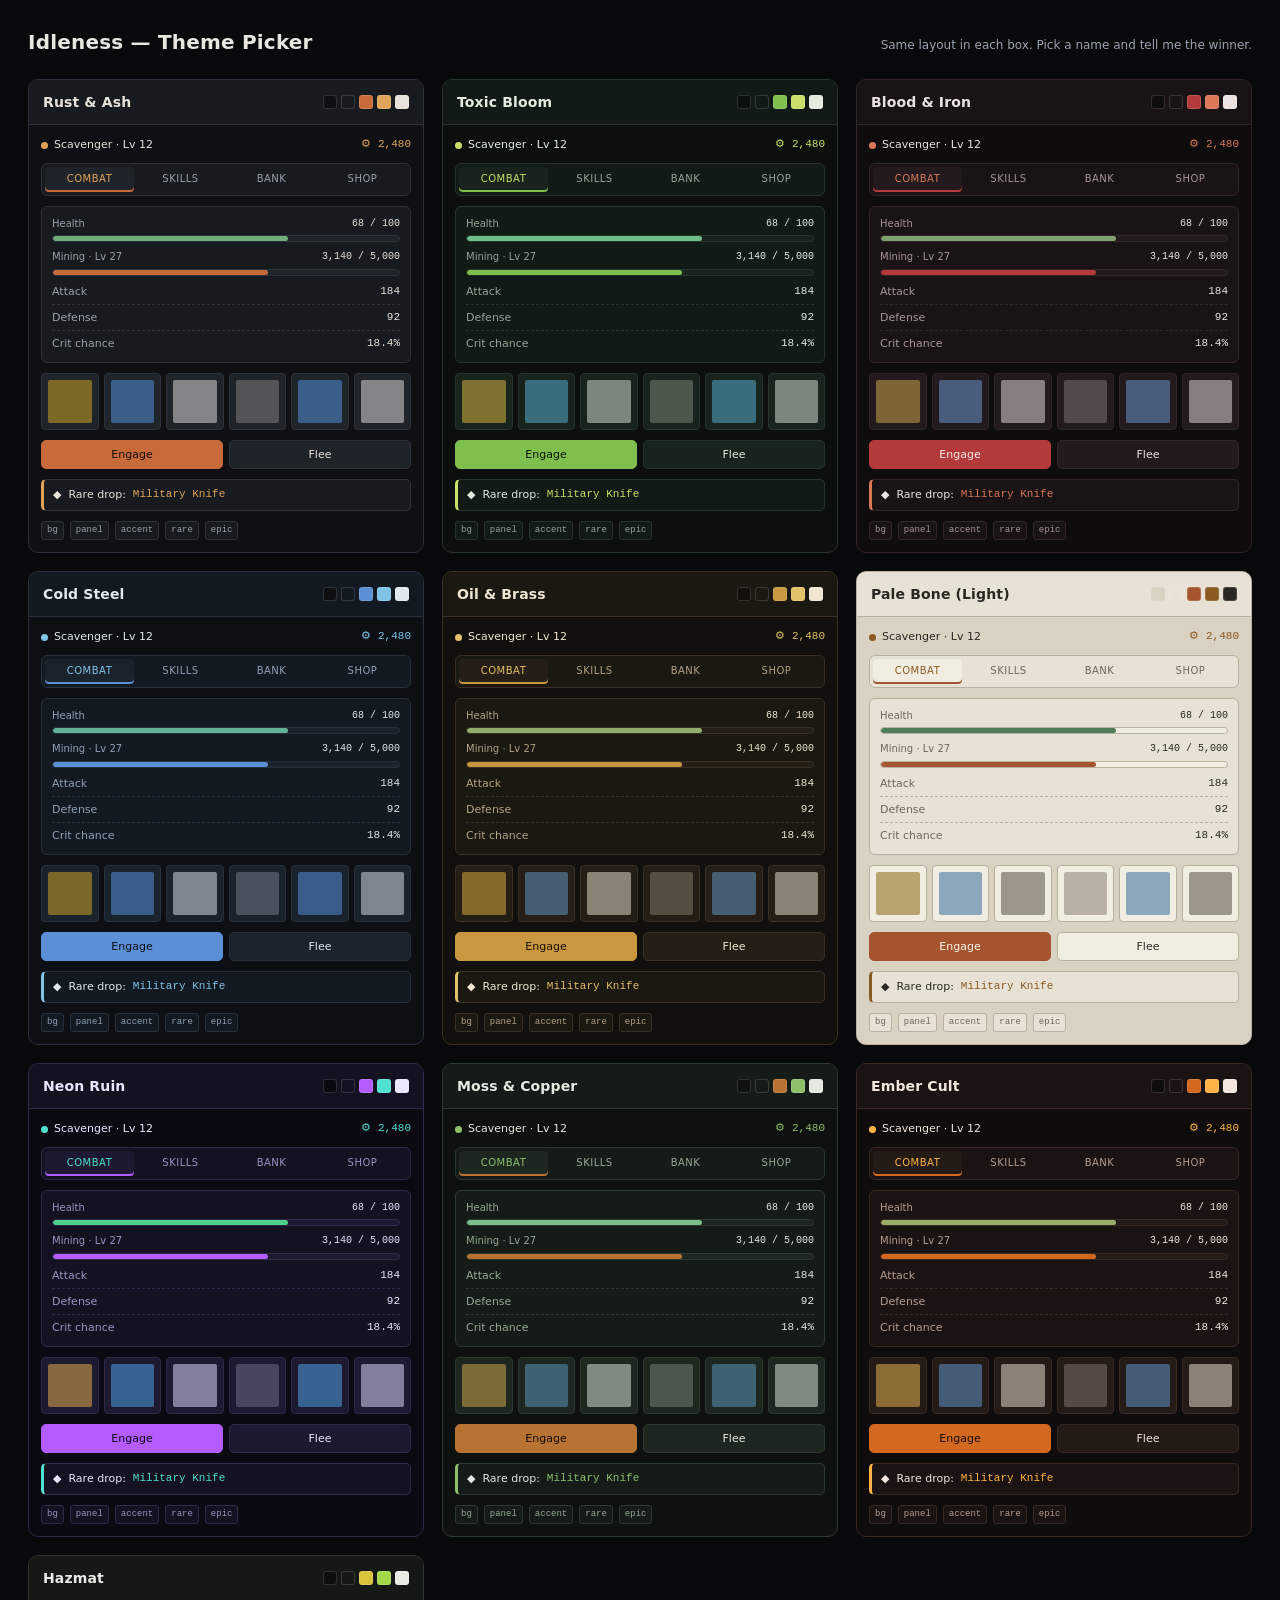
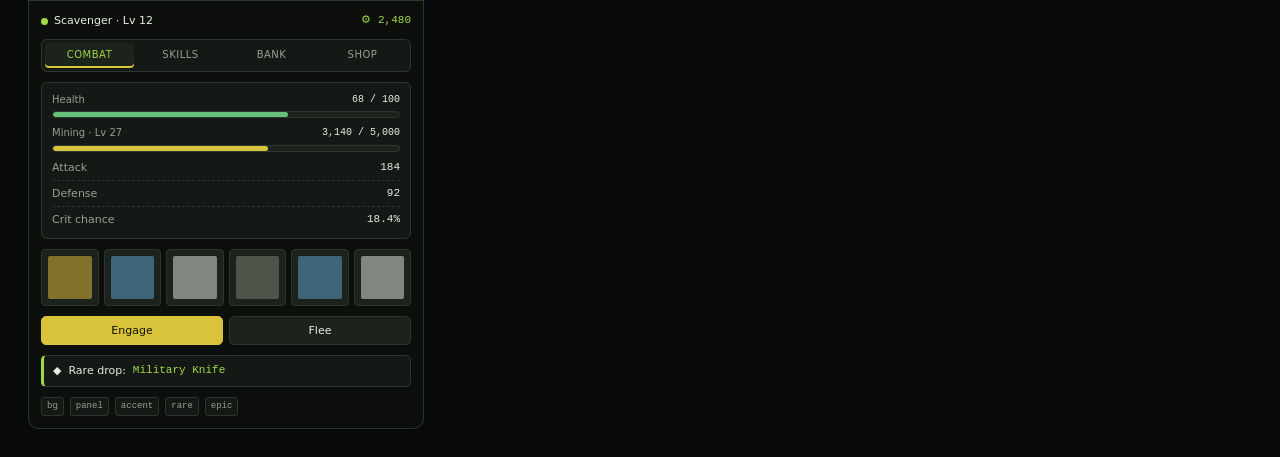
<file: design/theme-picker.html>
<!DOCTYPE html>
<html lang="en">
<head>
  <meta charset="utf-8" />
  <meta name="viewport" content="width=device-width, initial-scale=1.0" />
  <title>Idleness — Theme Picker</title>
  <style>
    /* ---------- Page chrome ---------- */
    :root {
      --page-bg: #08090b;
      --page-text: #e8e6e1;
      --page-muted: #9aa3b2;
      --font-ui: "Inter", "Segoe UI", system-ui, -apple-system, sans-serif;
      --font-mono: "Cascadia Mono", "Consolas", ui-monospace, monospace;
    }

    * { box-sizing: border-box; }

    body {
      margin: 0;
      padding: 28px;
      background: var(--page-bg);
      color: var(--page-text);
      font-family: var(--font-ui);
      font-size: 13px;
      line-height: 1.45;
    }

    .page-header {
      display: flex;
      align-items: baseline;
      justify-content: space-between;
      gap: 16px;
      flex-wrap: wrap;
      margin-bottom: 22px;
    }

    .page-header h1 {
      margin: 0;
      font-size: 20px;
      font-weight: 600;
      letter-spacing: 0.01em;
    }

    .page-header p {
      margin: 0;
      color: var(--page-muted);
      font-size: 12px;
    }

    /* ---------- Theme grid ---------- */
    .theme-grid {
      display: grid;
      grid-template-columns: repeat(auto-fit, minmax(360px, 1fr));
      gap: 18px;
      align-items: start;
    }

    .theme-card {
      background: var(--bg);
      border: 1px solid var(--border);
      border-radius: 10px;
      overflow: hidden;
      color: var(--text);
      font-family: var(--font-ui);
    }

    .theme-head {
      display: flex;
      align-items: center;
      justify-content: space-between;
      gap: 12px;
      padding: 12px 14px;
      border-bottom: 1px solid var(--border);
      background: var(--panel);
    }

    .theme-head h2 {
      margin: 0;
      font-size: 14px;
      font-weight: 600;
      letter-spacing: 0.01em;
    }

    .swatches { display: flex; gap: 4px; }

    .swatches span {
      width: 14px;
      height: 14px;
      border-radius: 3px;
      border: 1px solid rgba(255, 255, 255, 0.14);
    }

    /* ---------- Mock UI ---------- */
    .mock { padding: 12px; display: grid; gap: 10px; }

    .mock-top {
      display: flex;
      align-items: center;
      justify-content: space-between;
      gap: 8px;
      font-size: 11px;
      color: var(--muted);
    }

    .mock-top .who {
      display: flex;
      align-items: center;
      gap: 6px;
      color: var(--text);
      font-weight: 500;
    }

    .mock-top .dot {
      width: 7px;
      height: 7px;
      border-radius: 50%;
      background: var(--accent-2);
    }

    .mock-top .scrap {
      font-family: var(--font-mono);
      color: var(--accent-2);
      font-size: 11px;
    }

    .mock-nav {
      display: flex;
      gap: 2px;
      background: var(--panel);
      border: 1px solid var(--border);
      border-radius: 6px;
      padding: 3px;
      font-size: 10px;
      letter-spacing: 0.05em;
      text-transform: uppercase;
    }

    .mock-nav span {
      flex: 1;
      text-align: center;
      padding: 5px 2px;
      border-radius: 4px;
      color: var(--muted);
    }

    .mock-nav span.active {
      background: var(--panel-2);
      color: var(--accent-2);
      box-shadow: inset 0 -2px 0 var(--accent);
    }

    .mock-panel {
      background: var(--panel);
      border: 1px solid var(--border);
      border-radius: 6px;
      padding: 10px;
      display: grid;
      gap: 8px;
    }

    .bar-group { display: grid; gap: 4px; }

    .bar-label {
      display: flex;
      justify-content: space-between;
      font-size: 10px;
      color: var(--muted);
    }

    .bar-label b {
      font-family: var(--font-mono);
      font-weight: 500;
      color: var(--text);
    }

    .bar {
      height: 7px;
      border-radius: 999px;
      background: var(--panel-2);
      overflow: hidden;
      border: 1px solid var(--border);
    }

    .bar i {
      display: block;
      height: 100%;
      border-radius: 999px;
    }

    .bar.hp i { background: var(--good); }
    .bar.xp i { background: var(--accent); }

    .stat-rows { display: grid; gap: 5px; }

    .stat-row {
      display: flex;
      justify-content: space-between;
      font-size: 11px;
      padding-bottom: 4px;
      border-bottom: 1px dashed var(--border);
    }

    .stat-row:last-child { border-bottom: 0; padding-bottom: 0; }
    .stat-row span { color: var(--muted); }
    .stat-row b { font-family: var(--font-mono); font-weight: 500; }

    .slots {
      display: grid;
      grid-template-columns: repeat(6, 1fr);
      gap: 5px;
    }

    .slot {
      aspect-ratio: 1;
      border-radius: 4px;
      background: var(--panel-2);
      border: 1px solid var(--border);
      position: relative;
    }

    .slot::after {
      content: "";
      position: absolute;
      inset: 6px;
      border-radius: 2px;
      background: var(--slot-color, var(--border));
      opacity: 0.55;
    }

    .slot.common { --slot-color: var(--common); }
    .slot.rare { --slot-color: var(--rare); }
    .slot.epic { --slot-color: var(--epic); }
    .slot.junk { --slot-color: var(--junk); }

    .mock-actions { display: flex; gap: 6px; }

    .btn {
      flex: 1;
      border: 1px solid var(--border);
      background: var(--panel-2);
      color: var(--text);
      border-radius: 5px;
      padding: 7px 8px;
      font-family: var(--font-ui);
      font-size: 11px;
      font-weight: 500;
      cursor: pointer;
    }

    .btn.primary {
      background: var(--accent);
      border-color: var(--accent);
      color: var(--accent-text, #111);
    }

    .toast {
      display: flex;
      align-items: center;
      gap: 7px;
      border: 1px solid var(--border);
      border-left: 3px solid var(--accent-2);
      background: var(--panel);
      border-radius: 5px;
      padding: 7px 9px;
      font-size: 11px;
      color: var(--text);
    }

    .toast em {
      font-style: normal;
      color: var(--accent-2);
      font-family: var(--font-mono);
    }

    .token-row {
      display: flex;
      flex-wrap: wrap;
      gap: 6px;
      font-family: var(--font-mono);
      font-size: 9px;
      color: var(--muted);
    }

    .token-row span {
      border: 1px solid var(--border);
      border-radius: 3px;
      padding: 2px 5px;
      background: var(--panel);
    }

    /* ---------- Themes ---------- */
    .t-rust {
      --bg: #0e1013; --panel: #171a1f; --panel-2: #1f242b; --border: #2c333d;
      --text: #e7e3db; --muted: #98a1ad;
      --accent: #c96a3a; --accent-2: #e0a458; --accent-text: #140d09;
      --good: #6fae7b; --bad: #c4554d;
      --junk: #7d7d7d; --common: #d6d6d6; --rare: #4f8fd6; --epic: #c9a227;
    }

    .t-toxic {
      --bg: #0b100d; --panel: #121a15; --panel-2: #18231c; --border: #263529;
      --text: #e3ecdf; --muted: #93a695;
      --accent: #7fbf4d; --accent-2: #c8e06a; --accent-text: #0b1207;
      --good: #6fbf8a; --bad: #d1584f;
      --junk: #77806f; --common: #cfd8cb; --rare: #57a9c9; --epic: #d4b13f;
    }

    .t-blood {
      --bg: #0f0c0d; --panel: #191315; --panel-2: #221a1c; --border: #332427;
      --text: #ece2e2; --muted: #a89496;
      --accent: #b23a3a; --accent-2: #d97757; --accent-text: #f6ece7;
      --good: #7fa06f; --bad: #e05252;
      --junk: #7a6f70; --common: #d9cfcf; --rare: #6a93c9; --epic: #c9a24a;
    }

    .t-steel {
      --bg: #0c1014; --panel: #131920; --panel-2: #1a222b; --border: #26313d;
      --text: #dfe7ef; --muted: #8fa0b3;
      --accent: #5b8fd6; --accent-2: #7fc4e8; --accent-text: #080d12;
      --good: #63b39a; --bad: #d16a6a;
      --junk: #6f7a86; --common: #cfd8e2; --rare: #4f8fd6; --epic: #c9a227;
    }

    .t-brass {
      --bg: #12100c; --panel: #1b1711; --panel-2: #241e16; --border: #3a3023;
      --text: #f0e6d2; --muted: #b3a284;
      --accent: #c9973f; --accent-2: #e3c06a; --accent-text: #171006;
      --good: #8fae6a; --bad: #c96a4a;
      --junk: #7f7767; --common: #ded5c1; --rare: #5f93b8; --epic: #d8a93f;
    }

    .t-bone {
      --bg: #d9d2c3; --panel: #e8e2d6; --panel-2: #f2ede3; --border: #b9b0a0;
      --text: #2b2823; --muted: #6d675c;
      --accent: #a4552f; --accent-2: #8a5a20; --accent-text: #fbf6ec;
      --good: #4f7d5a; --bad: #a83f3a;
      --junk: #8a8274; --common: #575046; --rare: #3a6f9c; --epic: #8a6a12;
    }

    .t-neon {
      --bg: #0b0a12; --panel: #141221; --panel-2: #1c1930; --border: #2e2a4a;
      --text: #eae6ff; --muted: #9a93c2;
      --accent: #b45cff; --accent-2: #4fe0d0; --accent-text: #0c0714;
      --good: #4fd08a; --bad: #ff5c7a;
      --junk: #6f6a85; --common: #d8d2ee; --rare: #4f9fe0; --epic: #e0a94f;
    }

    .t-moss {
      --bg: #0d110f; --panel: #151c17; --panel-2: #1d271f; --border: #2b3a2e;
      --text: #e4eadf; --muted: #94a892;
      --accent: #b87333; --accent-2: #8fbf6a; --accent-text: #120b06;
      --good: #7bbf8a; --bad: #cf6b5a;
      --junk: #757f73; --common: #d3dbcf; --rare: #5b93b8; --epic: #c9a24a;
    }

    .t-ember {
      --bg: #100c0b; --panel: #1a1311; --panel-2: #241a16; --border: #3a2822;
      --text: #f2e6dd; --muted: #b59c8f;
      --accent: #d2691e; --accent-2: #ffb347; --accent-text: #170b04;
      --good: #9aae6a; --bad: #d64545;
      --junk: #80736b; --common: #e2d6cb; --rare: #5f93c9; --epic: #e0b04f;
    }

    .t-hazmat {
      --bg: #0d0f0d; --panel: #151915; --panel-2: #1c221c; --border: #2c362c;
      --text: #e6ece4; --muted: #94a094;
      --accent: #d8c33a; --accent-2: #a3d84a; --accent-text: #111207;
      --good: #66c07a; --bad: #d95f4a;
      --junk: #75806f; --common: #d3dbcf; --rare: #58a0c4; --epic: #d8b13a;
    }
  </style>
</head>
<body>
  <header class="page-header">
    <h1>Idleness — Theme Picker</h1>
    <p>Same layout in each box. Pick a name and tell me the winner.</p>
  </header>

  <main class="theme-grid" id="theme-grid"></main>

  <script>
    const THEMES = [
      { cls: "t-rust",   name: "Rust & Ash" },
      { cls: "t-toxic",  name: "Toxic Bloom" },
      { cls: "t-blood",  name: "Blood & Iron" },
      { cls: "t-steel",  name: "Cold Steel" },
      { cls: "t-brass",  name: "Oil & Brass" },
      { cls: "t-bone",   name: "Pale Bone (Light)" },
      { cls: "t-neon",   name: "Neon Ruin" },
      { cls: "t-moss",   name: "Moss & Copper" },
      { cls: "t-ember",  name: "Ember Cult" },
      { cls: "t-hazmat", name: "Hazmat" }
    ];

    const grid = document.getElementById("theme-grid");

    const card = (theme) => `
      <article class="theme-card ${theme.cls}">
        <div class="theme-head">
          <h2>${theme.name}</h2>
          <div class="swatches" aria-label="palette">
            <span style="background: var(--bg)"></span>
            <span style="background: var(--panel)"></span>
            <span style="background: var(--accent)"></span>
            <span style="background: var(--accent-2)"></span>
            <span style="background: var(--text)"></span>
          </div>
        </div>

        <div class="mock">
          <div class="mock-top">
            <div class="who"><span class="dot"></span>Scavenger · Lv 12</div>
            <div class="scrap">⚙ 2,480</div>
          </div>

          <div class="mock-nav">
            <span class="active">Combat</span>
            <span>Skills</span>
            <span>Bank</span>
            <span>Shop</span>
          </div>

          <div class="mock-panel">
            <div class="bar-group">
              <div class="bar-label"><span>Health</span><b>68 / 100</b></div>
              <div class="bar hp"><i style="width: 68%"></i></div>
            </div>
            <div class="bar-group">
              <div class="bar-label"><span>Mining · Lv 27</span><b>3,140 / 5,000</b></div>
              <div class="bar xp"><i style="width: 62%"></i></div>
            </div>
            <div class="stat-rows">
              <div class="stat-row"><span>Attack</span><b>184</b></div>
              <div class="stat-row"><span>Defense</span><b>92</b></div>
              <div class="stat-row"><span>Crit chance</span><b>18.4%</b></div>
            </div>
          </div>

          <div class="slots" aria-label="gear">
            <div class="slot epic"></div>
            <div class="slot rare"></div>
            <div class="slot common"></div>
            <div class="slot junk"></div>
            <div class="slot rare"></div>
            <div class="slot common"></div>
          </div>

          <div class="mock-actions">
            <button class="btn primary">Engage</button>
            <button class="btn">Flee</button>
          </div>

          <div class="toast"><span>◆</span> Rare drop: <em>Military Knife</em></div>

          <div class="token-row">
            <span>bg</span><span>panel</span><span>accent</span><span>rare</span><span>epic</span>
          </div>
        </div>
      </article>
    `;

    grid.innerHTML = THEMES.map(card).join("");
  </script>
</body>
</html>
</file>
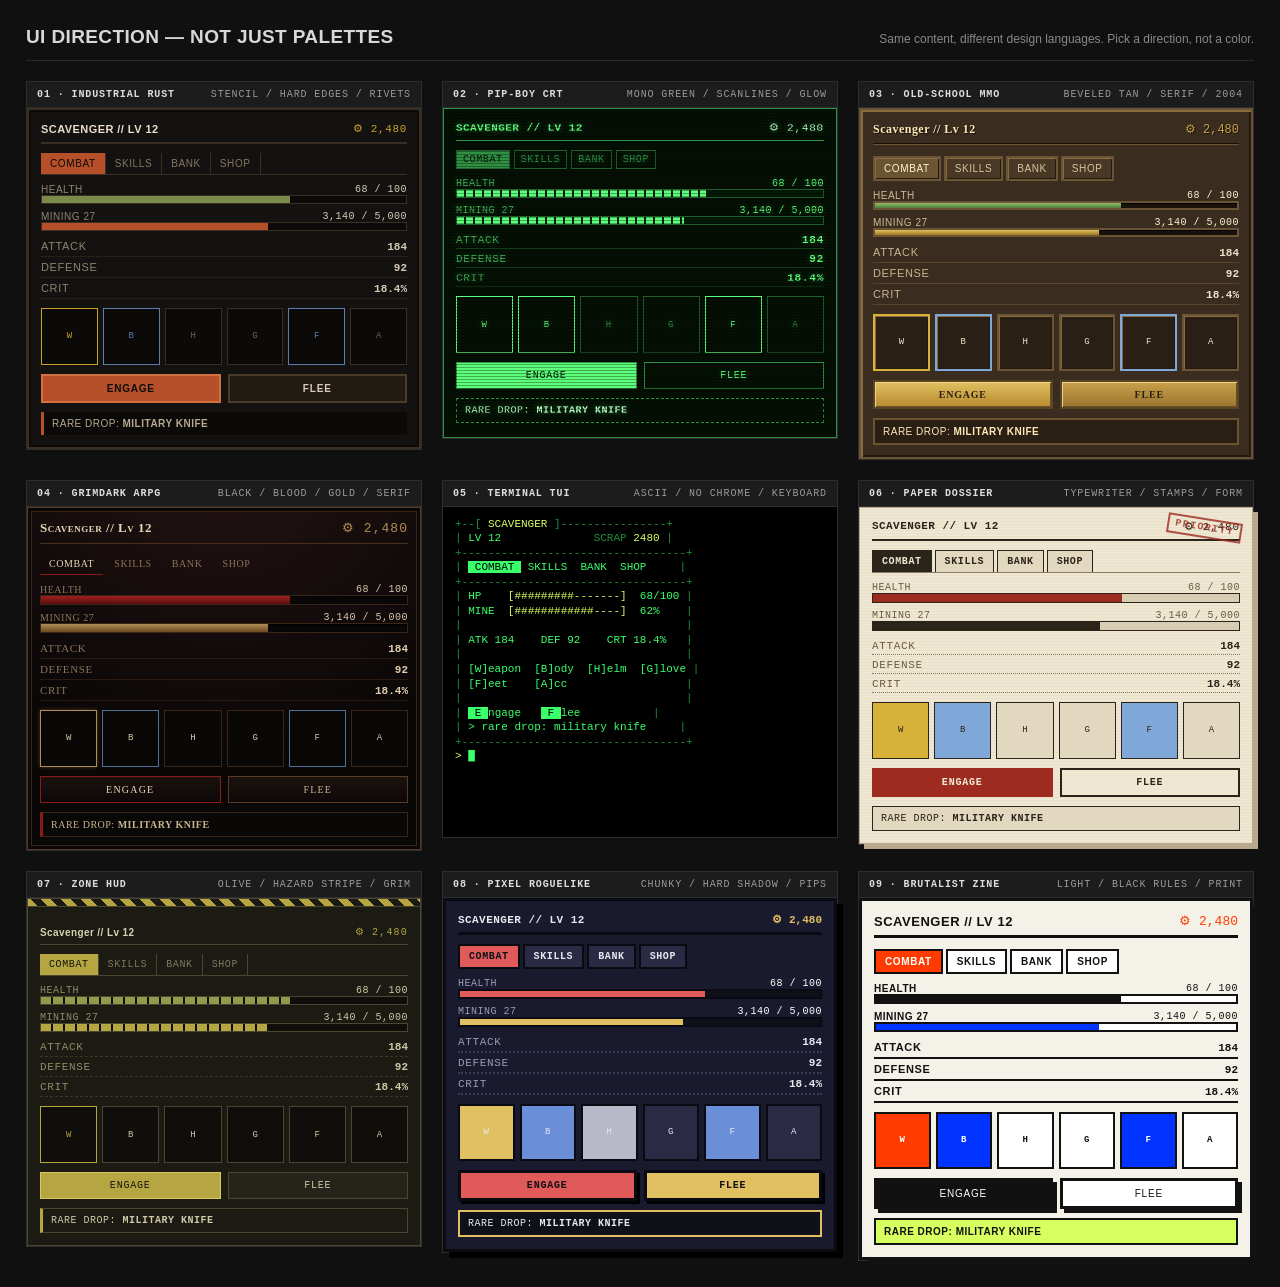
<file: design/ui-directions.html>
<!DOCTYPE html>
<html lang="en">
<head>
  <meta charset="utf-8" />
  <meta name="viewport" content="width=device-width, initial-scale=1.0" />
  <title>Idleness — UI Direction</title>
  <style>
    * { box-sizing: border-box; }

    body {
      margin: 0;
      padding: 26px;
      background: #101010;
      color: #d8d8d8;
      font-family: Arial, Helvetica, sans-serif;
      font-size: 13px;
    }

    .page-head {
      display: flex;
      align-items: baseline;
      justify-content: space-between;
      gap: 18px;
      flex-wrap: wrap;
      margin-bottom: 20px;
      padding-bottom: 12px;
      border-bottom: 1px solid #2a2a2a;
    }

    .page-head h1 {
      margin: 0;
      font-family: "Arial Black", Arial, sans-serif;
      font-size: 19px;
      letter-spacing: 0.02em;
      text-transform: uppercase;
    }

    .page-head p { margin: 0; color: #888; font-size: 12px; }

    .grid {
      display: grid;
      grid-template-columns: repeat(auto-fit, minmax(390px, 1fr));
      gap: 20px;
      align-items: start;
    }

    .card { background: #171717; border: 1px solid #2e2e2e; }

    .card-label {
      display: flex;
      align-items: baseline;
      justify-content: space-between;
      gap: 10px;
      padding: 7px 10px;
      background: #1c1c1c;
      border-bottom: 1px solid #2e2e2e;
      font-family: Consolas, "Courier New", monospace;
      font-size: 10px;
      letter-spacing: 0.09em;
      text-transform: uppercase;
      color: #9a9a9a;
    }

    .card-label b { color: #dedede; font-weight: 600; }

    /* =========================================================
       Shared mock structure (each theme restyles it)
       ========================================================= */
    .ui {
      position: relative;
      padding: 12px;
      display: grid;
      gap: 9px;
      min-height: 330px;
      align-content: start;
    }

    .ui-top {
      display: flex;
      align-items: center;
      justify-content: space-between;
      gap: 8px;
      font-size: 11px;
    }

    .ui-top .who { font-weight: 600; letter-spacing: 0.04em; }
    .ui-top .cur { font-family: Consolas, "Courier New", monospace; }

    .ui-tabs {
      display: flex;
      gap: 0;
      font-size: 10px;
      letter-spacing: 0.06em;
      text-transform: uppercase;
    }

    .ui-tabs span { padding: 5px 9px; cursor: default; }

    .ui-main { display: grid; gap: 9px; }

    .bars { display: grid; gap: 7px; }

    .bar-label {
      display: flex;
      justify-content: space-between;
      gap: 10px;
      font-size: 10px;
      text-transform: uppercase;
      letter-spacing: 0.05em;
    }

    .bar-label b { font-family: Consolas, "Courier New", monospace; font-weight: 500; }

    .track { height: 9px; overflow: hidden; }

    .track i { display: block; height: 100%; }

    .stats { display: grid; gap: 4px; }

    .stat {
      display: flex;
      align-items: baseline;
      justify-content: space-between;
      gap: 10px;
      font-size: 11px;
    }

    .stat span { text-transform: uppercase; letter-spacing: 0.06em; }
    .stat b { font-family: Consolas, "Courier New", monospace; font-weight: 600; }

    .slots { display: grid; grid-template-columns: repeat(6, 1fr); gap: 5px; }

    .slot {
      aspect-ratio: 1;
      position: relative;
      display: grid;
      place-items: center;
      font-family: Consolas, monospace;
      font-size: 9px;
      text-transform: uppercase;
    }

    .actions { display: flex; gap: 7px; }

    .actions button {
      flex: 1;
      padding: 7px 8px;
      font: inherit;
      font-size: 10px;
      letter-spacing: 0.08em;
      text-transform: uppercase;
      cursor: pointer;
    }

    .toast {
      font-size: 10px;
      padding: 6px 8px;
      text-transform: uppercase;
      letter-spacing: 0.05em;
    }

    .toast em { font-style: normal; font-weight: 700; }

    /* =========================================================
       1. INDUSTRIAL RUST — stencil, hard edges, rivets
       ========================================================= */
    .st-rust .ui {
      background: #141210;
      color: #d6cbb8;
      border: 2px solid #3a2f22;
      box-shadow: inset 0 0 0 2px #0b0a08;
      font-family: "Arial Narrow", Arial, sans-serif;
    }

    .st-rust .ui-top {
      border-bottom: 2px solid #3a2f22;
      padding-bottom: 7px;
      font-family: "Arial Black", Arial, sans-serif;
      text-transform: uppercase;
      letter-spacing: 0.06em;
    }

    .st-rust .who { color: #e8ddc8; }
    .st-rust .cur { color: #c9a227; }
    .st-rust .ui-tabs { border-bottom: 1px solid #3a2f22; }
    .st-rust .ui-tabs span { color: #857763; border-right: 1px solid #3a2f22; }
    .st-rust .ui-tabs .on { color: #0d0b08; background: #b5502a; }
    .st-rust .bar-label { color: #8f8270; }
    .st-rust .bar-label b { color: #d6cbb8; }
    .st-rust .track { background: #0b0a08; border: 1px solid #3a2f22; }
    .st-rust .hp i { background: #7c8b4a; }
    .st-rust .xp i { background: #b5502a; }
    .st-rust .stat { border-bottom: 1px dotted #3a2f22; padding-bottom: 3px; }
    .st-rust .stat span { color: #8f8270; }
    .st-rust .slot { background: #0b0a08; border: 1px solid #3a2f22; color: #6f6352; }
    .st-rust .slot.epic { border-color: #c9a227; color: #c9a227; }
    .st-rust .slot.rare { border-color: #5b7fa8; color: #5b7fa8; }
    .st-rust .actions button {
      background: #211b14;
      color: #d6cbb8;
      border: 2px solid #4a3b2a;
      font-weight: 700;
      font-family: "Arial Black", Arial, sans-serif;
    }
    .st-rust .actions .primary { background: #b5502a; border-color: #d2703f; color: #100b07; }
    .st-rust .toast { border-left: 3px solid #b5502a; background: #0b0a08; color: #b7a98f; }

    /* =========================================================
       2. PIP-BOY — monochrome green, scanlines, glow
       ========================================================= */
    .st-pip .ui {
      background: #051005;
      color: #5dff7a;
      border: 1px solid #2f8f43;
      font-family: Consolas, "Courier New", monospace;
      text-transform: uppercase;
      letter-spacing: 0.06em;
      overflow: hidden;
      text-shadow: 0 0 6px rgba(93, 255, 122, 0.35);
    }

    .st-pip .ui::after {
      content: "";
      position: absolute;
      inset: 0;
      pointer-events: none;
      background: repeating-linear-gradient(0deg, rgba(0, 0, 0, 0.32) 0 1px, transparent 1px 3px);
    }

    .st-pip .ui-top {
      border-bottom: 1px solid #2f8f43;
      padding-bottom: 6px;
      color: #5dff7a;
    }

    .st-pip .cur { color: #b7ffc3; }
    .st-pip .ui-tabs { gap: 4px; color: #2f8f43; }
    .st-pip .ui-tabs span { border: 1px solid #1f5f2d; padding: 3px 6px; }
    .st-pip .ui-tabs .on { background: #2f8f43; color: #021a06; text-shadow: none; }
    .st-pip .bar-label { color: #3fae55; }
    .st-pip .bar-label b { color: #5dff7a; }
    .st-pip .track { background: #021a06; border: 1px solid #1f5f2d; }
    .st-pip .track i {
      background: repeating-linear-gradient(90deg, #5dff7a 0 7px, transparent 7px 9px);
    }
    .st-pip .stat { border-bottom: 1px solid rgba(47, 143, 67, 0.35); padding-bottom: 2px; }
    .st-pip .stat span { color: #3fae55; }
    .st-pip .slot { border: 1px solid #1f5f2d; color: #2f8f43; }
    .st-pip .slot.epic, .st-pip .slot.rare { border-color: #5dff7a; color: #5dff7a; }
    .st-pip .actions button {
      background: transparent;
      border: 1px solid #2f8f43;
      color: #5dff7a;
      text-shadow: inherit;
    }
    .st-pip .actions .primary { background: #5dff7a; color: #021a06; text-shadow: none; }
    .st-pip .toast { border: 1px dashed #2f8f43; color: #b7ffc3; }

    /* =========================================================
       3. RUNESCAPE / MELVOR — beveled tan, serif, old MMO
       ========================================================= */
    .st-rs .ui {
      background: #3a2d20;
      color: #f0e2c8;
      border: 2px solid #6b5433;
      box-shadow: inset 2px 2px 0 #8a6a3f, inset -2px -2px 0 #22190f;
      font-family: Verdana, Geneva, sans-serif;
    }

    .st-rs .ui-top {
      font-family: Georgia, "Times New Roman", serif;
      font-size: 12px;
      color: #ffe9b8;
      text-shadow: 1px 1px 0 #1a120a;
      border-bottom: 2px groove #6b5433;
      padding-bottom: 6px;
    }

    .st-rs .cur { color: #c8a04a; }
    .st-rs .ui-tabs { gap: 3px; margin-top: 2px; }
    .st-rs .ui-tabs span {
      background: #4a3826;
      border: 2px solid #6b5433;
      box-shadow: inset 1px 1px 0 #8a6a3f, inset -1px -1px 0 #22190f;
      color: #d8c49c;
    }
    .st-rs .ui-tabs .on { background: #6b5433; color: #fff2cf; }
    .st-rs .bar-label { color: #cdb994; }
    .st-rs .bar-label b { color: #fff2cf; }
    .st-rs .track {
      background: #1a120a;
      border: 2px solid #6b5433;
      box-shadow: inset 1px 1px 0 #000;
    }
    .st-rs .hp i { background: linear-gradient(#8fbf6a, #4f7d3a); }
    .st-rs .xp i { background: linear-gradient(#e0c060, #a07820); }
    .st-rs .stat { border-bottom: 1px solid #5a452a; padding-bottom: 3px; }
    .st-rs .stat span { color: #c8b48e; }
    .st-rs .slot {
      background: #2a1f14;
      border: 2px solid #6b5433;
      box-shadow: inset 1px 1px 0 #8a6a3f, inset -1px -1px 0 #22190f;
    }
    .st-rs .slot.epic { border-color: #d8b13a; }
    .st-rs .slot.rare { border-color: #7fa8d8; }
    .st-rs .actions button {
      background: linear-gradient(#c8a04a, #9a742f);
      border: 2px solid #5a4522;
      box-shadow: inset 1px 1px 0 #f0d48a, inset -1px -1px 0 #6b4f23;
      color: #2b1f10;
      font-weight: 700;
      font-family: Georgia, serif;
    }
    .st-rs .actions .primary { background: linear-gradient(#e0c060, #b88a30); }
    .st-rs .toast {
      background: #2a1f14;
      border: 2px solid #6b5433;
      color: #ffe9b8;
    }

    /* =========================================================
       4. DIABLO — black, blood, gold, serif
       ========================================================= */
    .st-diablo .ui {
      background: radial-gradient(circle at 50% -20%, #241313, #0a0707 72%);
      color: #d8c7a8;
      border: 1px solid #5a3a22;
      box-shadow: inset 0 0 0 3px #0a0707, inset 0 0 0 4px #3a2416;
      font-family: Georgia, "Times New Roman", serif;
    }

    .st-diablo .ui-top {
      font-variant: small-caps;
      letter-spacing: 0.08em;
      color: #e8d8b8;
      border-bottom: 1px solid #4a2e1e;
      padding-bottom: 7px;
      font-size: 13px;
    }

    .st-diablo .cur { color: #b08d57; }
    .st-diablo .ui-tabs { font-variant: small-caps; gap: 2px; }
    .st-diablo .ui-tabs span { color: #8a755a; border-bottom: 1px solid transparent; }
    .st-diablo .ui-tabs .on { color: #e8d8b8; border-bottom-color: #8b1a1a; }
    .st-diablo .bar-label { color: #8a755a; font-variant: small-caps; }
    .st-diablo .bar-label b { color: #d8c7a8; }
    .st-diablo .track {
      background: #0a0707;
      border: 1px solid #3a2416;
      box-shadow: inset 0 1px 3px #000;
      height: 10px;
    }
    .st-diablo .hp i { background: linear-gradient(#a02020, #5a0d0d); }
    .st-diablo .xp i { background: linear-gradient(#b08d57, #6b4a20); }
    .st-diablo .stat { border-bottom: 1px solid #2a1a12; padding-bottom: 3px; }
    .st-diablo .stat span { color: #8a755a; }
    .st-diablo .stat b { color: #e0cfae; }
    .st-diablo .slot { background: #0a0707; border: 1px solid #3a2416; }
    .st-diablo .slot.epic { border-color: #b08d57; box-shadow: 0 0 4px rgba(176, 141, 87, 0.4); }
    .st-diablo .slot.rare { border-color: #4f6f9f; }
    .st-diablo .actions button {
      background: linear-gradient(#1a120e, #0d0808);
      border: 1px solid #5a3a22;
      color: #c8b48e;
      font-family: Georgia, serif;
      font-variant: small-caps;
      letter-spacing: 0.12em;
    }
    .st-diablo .actions .primary { border-color: #8b1a1a; color: #f0d8c0; }
    .st-diablo .toast { border: 1px solid #3a2416; border-left: 3px solid #8b1a1a; color: #c8b48e; }

    /* =========================================================
       5. TERMINAL TUI — ASCII only, no chrome
       ========================================================= */
    .st-term .ui {
      background: #000;
      color: #39ff6a;
      padding: 10px 12px;
      font-family: Consolas, "Courier New", monospace;
      font-size: 11px;
      line-height: 1.32;
      min-height: 330px;
    }

    .st-term pre { margin: 0; font: inherit; white-space: pre; }
    .st-term .dim { color: #1f8f3f; }
    .st-term .hot { color: #d8ff60; }
    .st-term .rev { background: #39ff6a; color: #000; }
    .st-term .cursor { animation: blink 1s steps(1) infinite; }
    @keyframes blink { 50% { opacity: 0; } }

    /* =========================================================
       6. PAPER DOSSIER — typewriter, stamps, form fields
       ========================================================= */
    .st-paper .ui {
      background:
        repeating-linear-gradient(0deg, rgba(80, 60, 30, 0.045) 0 1px, transparent 1px 3px),
        #efe7d2;
      color: #2a241a;
      border: 1px solid #b8a98c;
      box-shadow: 5px 5px 0 #b8a98c;
      font-family: "Courier New", Courier, monospace;
    }

    .st-paper .ui::before {
      content: "PRIORITY";
      position: absolute;
      top: 10px;
      right: 10px;
      padding: 2px 6px;
      border: 2px solid #9d2b1f;
      color: #9d2b1f;
      font: 700 10px/1.2 "Courier New", monospace;
      letter-spacing: 0.14em;
      transform: rotate(9deg);
      opacity: 0.8;
      pointer-events: none;
    }

    .st-paper .ui-top {
      border-bottom: 2px solid #2a241a;
      padding-bottom: 6px;
      text-transform: uppercase;
      letter-spacing: 0.08em;
    }

    .st-paper .who { font-weight: 700; }
    .st-paper .ui-tabs { gap: 0; border-bottom: 1px solid #8a7c62; }
    .st-paper .ui-tabs span {
      border: 1px solid #2a241a;
      border-bottom: 0;
      margin-right: 3px;
      background: #e2d8bf;
      font-weight: 700;
    }
    .st-paper .ui-tabs .on { background: #2a241a; color: #efe7d2; }
    .st-paper .bar-label { color: #6a5c44; }
    .st-paper .track { background: #d8cdb2; border: 1px solid #2a241a; height: 10px; }
    .st-paper .hp i { background: #9d2b1f; }
    .st-paper .xp i { background: #2a241a; }
    .st-paper .stat { border-bottom: 1px dotted #8a7c62; padding-bottom: 2px; }
    .st-paper .stat span { color: #6a5c44; }
    .st-paper .slot { border: 1px solid #2a241a; background: #e2d8bf; }
    .st-paper .slot.epic { background: #d8b13a; }
    .st-paper .slot.rare { background: #7fa8d8; }
    .st-paper .actions button {
      background: #efe7d2;
      border: 2px solid #2a241a;
      color: #2a241a;
      font-weight: 700;
      font-family: "Courier New", monospace;
    }
    .st-paper .actions .primary { background: #9d2b1f; border-color: #9d2b1f; color: #f4ecd8; }
    .st-paper .toast { border: 1px solid #2a241a; background: #e2d8bf; }

    /* =========================================================
       7. INDUSTRIAL HUD (STALKER) — olive, hazard stripe, bolts
       ========================================================= */
    .st-stalker .ui {
      background: #1b1a13;
      color: #cfc9a8;
      border: 1px solid #4a4632;
      font-family: Consolas, "Courier New", monospace;
      padding-top: 0;
    }

    .st-stalker .ui::before {
      content: "";
      display: block;
      height: 7px;
      margin: 0 -12px 10px;
      background: repeating-linear-gradient(45deg, #b5a642 0 7px, #1b1a13 7px 14px);
      border-bottom: 1px solid #4a4632;
    }

    .st-stalker .ui-top {
      border-bottom: 1px solid #4a4632;
      padding-bottom: 6px;
      font-size: 10px;
      letter-spacing: 0.12em;
    }

    .st-stalker .who { font-family: "Arial Black", Arial, sans-serif; color: #d8d2b0; }
    .st-stalker .cur { color: #b5a642; }
    .st-stalker .ui-tabs { border-bottom: 1px solid #4a4632; }
    .st-stalker .ui-tabs span { color: #7f7a5e; border-right: 1px solid #4a4632; }
    .st-stalker .ui-tabs .on { color: #16150f; background: #b5a642; }
    .st-stalker .bar-label { color: #8f8a68; }
    .st-stalker .bar-label b { color: #cfc9a8; }
    .st-stalker .track { background: #0f0e0a; border: 1px solid #4a4632; }
    .st-stalker .track i {
      background: repeating-linear-gradient(90deg, #8f9a4a 0 10px, transparent 10px 12px);
    }
    .st-stalker .xp i {
      background: repeating-linear-gradient(90deg, #b5a642 0 10px, transparent 10px 12px);
    }
    .st-stalker .stat { border-bottom: 1px dashed #3a3626; padding-bottom: 3px; }
    .st-stalker .stat span { color: #8f8a68; }
    .st-stalker .slot { background: #0f0e0a; border: 1px solid #4a4632; }
    .st-stalker .slot.epic { border-color: #b5a642; color: #b5a642; }
    .st-stalker .actions button {
      background: #26241a;
      border: 1px solid #4a4632;
      color: #cfc9a8;
      font-family: Consolas, monospace;
    }
    .st-stalker .actions .primary { background: #b5a642; color: #16150f; border-color: #d8c860; }
    .st-stalker .toast { border: 1px solid #4a4632; border-left: 3px solid #b5a642; }

    /* =========================================================
       8. PIXEL ROGUELIKE — chunky, hard shadow, limited palette
       ========================================================= */
    .st-pixel .ui {
      background: #1a1a2e;
      color: #e8e8f0;
      border: 3px solid #0a0a12;
      box-shadow: 6px 6px 0 #000;
      font-family: Consolas, "Courier New", monospace;
      text-transform: uppercase;
      image-rendering: pixelated;
    }

    .st-pixel .ui-top {
      border-bottom: 3px solid #0a0a12;
      padding-bottom: 6px;
      font-weight: 700;
    }

    .st-pixel .cur { color: #e0c060; }
    .st-pixel .ui-tabs { gap: 3px; }
    .st-pixel .ui-tabs span {
      background: #2a2a44;
      border: 2px solid #0a0a12;
      font-weight: 700;
    }
    .st-pixel .ui-tabs .on { background: #e05a5a; color: #101018; }
    .st-pixel .bar-label { color: #9a9ab8; }
    .st-pixel .bar-label b { color: #fff; }
    .st-pixel .track { background: #101018; border: 2px solid #0a0a12; height: 10px; }
    .st-pixel .hp i { background: #e05a5a; }
    .st-pixel .xp i { background: #e0c060; }
    .st-pixel .stat { border-bottom: 2px dotted #3a3a5a; padding-bottom: 3px; }
    .st-pixel .stat span { color: #9a9ab8; }
    .st-pixel .slot { background: #2a2a44; border: 2px solid #0a0a12; }
    .st-pixel .slot.epic { background: #e0c060; }
    .st-pixel .slot.rare { background: #6a8fd8; }
    .st-pixel .slot.common { background: #b8b8c8; }
    .st-pixel .actions button {
      background: #e0c060;
      border: 3px solid #0a0a12;
      box-shadow: 3px 3px 0 #000;
      color: #101018;
      font-weight: 700;
      font-family: Consolas, monospace;
    }
    .st-pixel .actions .primary { background: #e05a5a; }
    .st-pixel .toast { background: #101018; border: 2px solid #e0c060; color: #e8e8f0; }

    /* =========================================================
       9. BRUTALIST ZINE — light, hard black, offset print
       ========================================================= */
    .st-zine .ui {
      background: #f4f1e8;
      color: #111;
      border: 3px solid #111;
      box-shadow: 8px 8px 0 #111;
      font-family: Arial, Helvetica, sans-serif;
    }

    .st-zine .ui-top {
      border-bottom: 3px solid #111;
      padding-bottom: 6px;
      font-family: "Arial Black", Arial, sans-serif;
      font-size: 13px;
      text-transform: uppercase;
    }

    .st-zine .cur { color: #ff3b00; }
    .st-zine .ui-tabs { gap: 3px; margin-top: 2px; }
    .st-zine .ui-tabs span {
      border: 2px solid #111;
      background: #fff;
      font-weight: 700;
    }
    .st-zine .ui-tabs .on { background: #ff3b00; color: #fff; }
    .st-zine .bar-label { font-weight: 700; }
    .st-zine .track { background: #fff; border: 2px solid #111; height: 10px; }
    .st-zine .hp i { background: #111; }
    .st-zine .xp i { background: #0033ff; }
    .st-zine .stat { border-bottom: 2px solid #111; padding-bottom: 3px; font-weight: 700; }
    .st-zine .slot { border: 2px solid #111; background: #fff; font-weight: 700; }
    .st-zine .slot.epic { background: #ff3b00; color: #fff; }
    .st-zine .slot.rare { background: #0033ff; color: #fff; }
    .st-zine .actions button {
      border: 3px solid #111;
      background: #fff;
      color: #111;
      font-family: "Arial Black", Arial, sans-serif;
      box-shadow: 4px 4px 0 #111;
    }
    .st-zine .actions .primary { background: #111; color: #fff; }
    .st-zine .toast { border: 2px solid #111; background: #d8ff60; font-weight: 700; }

    @media (max-width: 860px) {
      body { padding: 14px; }
      .grid { grid-template-columns: 1fr; }
    }
  </style>
</head>
<body>
  <header class="page-head">
    <h1>UI Direction — Not Just Palettes</h1>
    <p>Same content, different design languages. Pick a direction, not a color.</p>
  </header>

  <main class="grid" id="grid"></main>

  <script>
    const standardMock = () => `
      <div class="ui-top">
        <span class="who">Scavenger // Lv 12</span>
        <span class="cur">⚙ 2,480</span>
      </div>

      <div class="ui-tabs">
        <span class="on">Combat</span><span>Skills</span><span>Bank</span><span>Shop</span>
      </div>

      <div class="ui-main">
        <div class="bars">
          <div class="bar">
            <div class="bar-label"><span>Health</span><b>68 / 100</b></div>
            <div class="track hp"><i style="width: 68%"></i></div>
          </div>
          <div class="bar">
            <div class="bar-label"><span>Mining 27</span><b>3,140 / 5,000</b></div>
            <div class="track xp"><i style="width: 62%"></i></div>
          </div>
        </div>

        <div class="stats">
          <div class="stat"><span>Attack</span><b>184</b></div>
          <div class="stat"><span>Defense</span><b>92</b></div>
          <div class="stat"><span>Crit</span><b>18.4%</b></div>
        </div>

        <div class="slots">
          <div class="slot epic">W</div>
          <div class="slot rare">B</div>
          <div class="slot common">H</div>
          <div class="slot">G</div>
          <div class="slot rare">F</div>
          <div class="slot">A</div>
        </div>
      </div>

      <div class="actions">
        <button class="primary">Engage</button>
        <button>Flee</button>
      </div>

      <div class="toast">Rare drop: <em>Military Knife</em></div>
    `;

    const asciiMock = () => `
      <pre><span class="dim">+--[ </span><span class="hot">SCAVENGER</span><span class="dim"> ]----------------+</span>
<span class="dim">|</span> LV 12              <span class="dim">SCRAP</span> <span class="hot">2480</span> <span class="dim">|</span>
<span class="dim">+----------------------------------+</span>
<span class="dim">|</span> <span class="rev"> COMBAT </span> SKILLS  BANK  SHOP     <span class="dim">|</span>
<span class="dim">+----------------------------------+</span>
<span class="dim">|</span> HP    <span class="hot">[#########-------]</span>  68/100 <span class="dim">|</span>
<span class="dim">|</span> MINE  <span class="hot">[############----]</span>  62%    <span class="dim">|</span>
<span class="dim">|</span>                                  <span class="dim">|</span>
<span class="dim">|</span> ATK 184    DEF 92    CRT 18.4%   <span class="dim">|</span>
<span class="dim">|</span>                                  <span class="dim">|</span>
<span class="dim">|</span> [W]eapon  [B]ody  [H]elm  [G]love <span class="dim">|</span>
<span class="dim">|</span> [F]eet    [A]cc                  <span class="dim">|</span>
<span class="dim">|</span>                                  <span class="dim">|</span>
<span class="dim">|</span> <span class="rev"> E </span>ngage   <span class="rev"> F </span>lee           <span class="dim">|</span>
<span class="dim">|</span> &gt; rare drop: military knife     <span class="dim">|</span>
<span class="dim">+----------------------------------+</span>
<span class="hot">&gt;</span> <span class="cursor">█</span></pre>
    `;

    const THEMES = [
      { cls: "st-rust",   name: "01 · Industrial Rust",  ref: "stencil / hard edges / rivets" },
      { cls: "st-pip",    name: "02 · Pip-Boy CRT",      ref: "mono green / scanlines / glow" },
      { cls: "st-rs",     name: "03 · Old-School MMO",   ref: "beveled tan / serif / 2004" },
      { cls: "st-diablo", name: "04 · Grimdark ARPG",    ref: "black / blood / gold / serif" },
      { cls: "st-term",   name: "05 · Terminal TUI",     ref: "ASCII / no chrome / keyboard" },
      { cls: "st-paper",  name: "06 · Paper Dossier",    ref: "typewriter / stamps / form" },
      { cls: "st-stalker",name: "07 · Zone HUD",         ref: "olive / hazard stripe / grim" },
      { cls: "st-pixel",  name: "08 · Pixel Roguelike",  ref: "chunky / hard shadow / pips" },
      { cls: "st-zine",   name: "09 · Brutalist Zine",   ref: "light / black rules / print" }
    ];

    document.getElementById("grid").innerHTML = THEMES.map(theme => `
      <article class="card ${theme.cls}">
        <div class="card-label">
          <b>${theme.name}</b>
          <span>${theme.ref}</span>
        </div>
        <div class="ui">
          ${theme.cls === "st-term" ? asciiMock() : standardMock()}
        </div>
      </article>
    `).join("");
  </script>
</body>
</html>
</file>
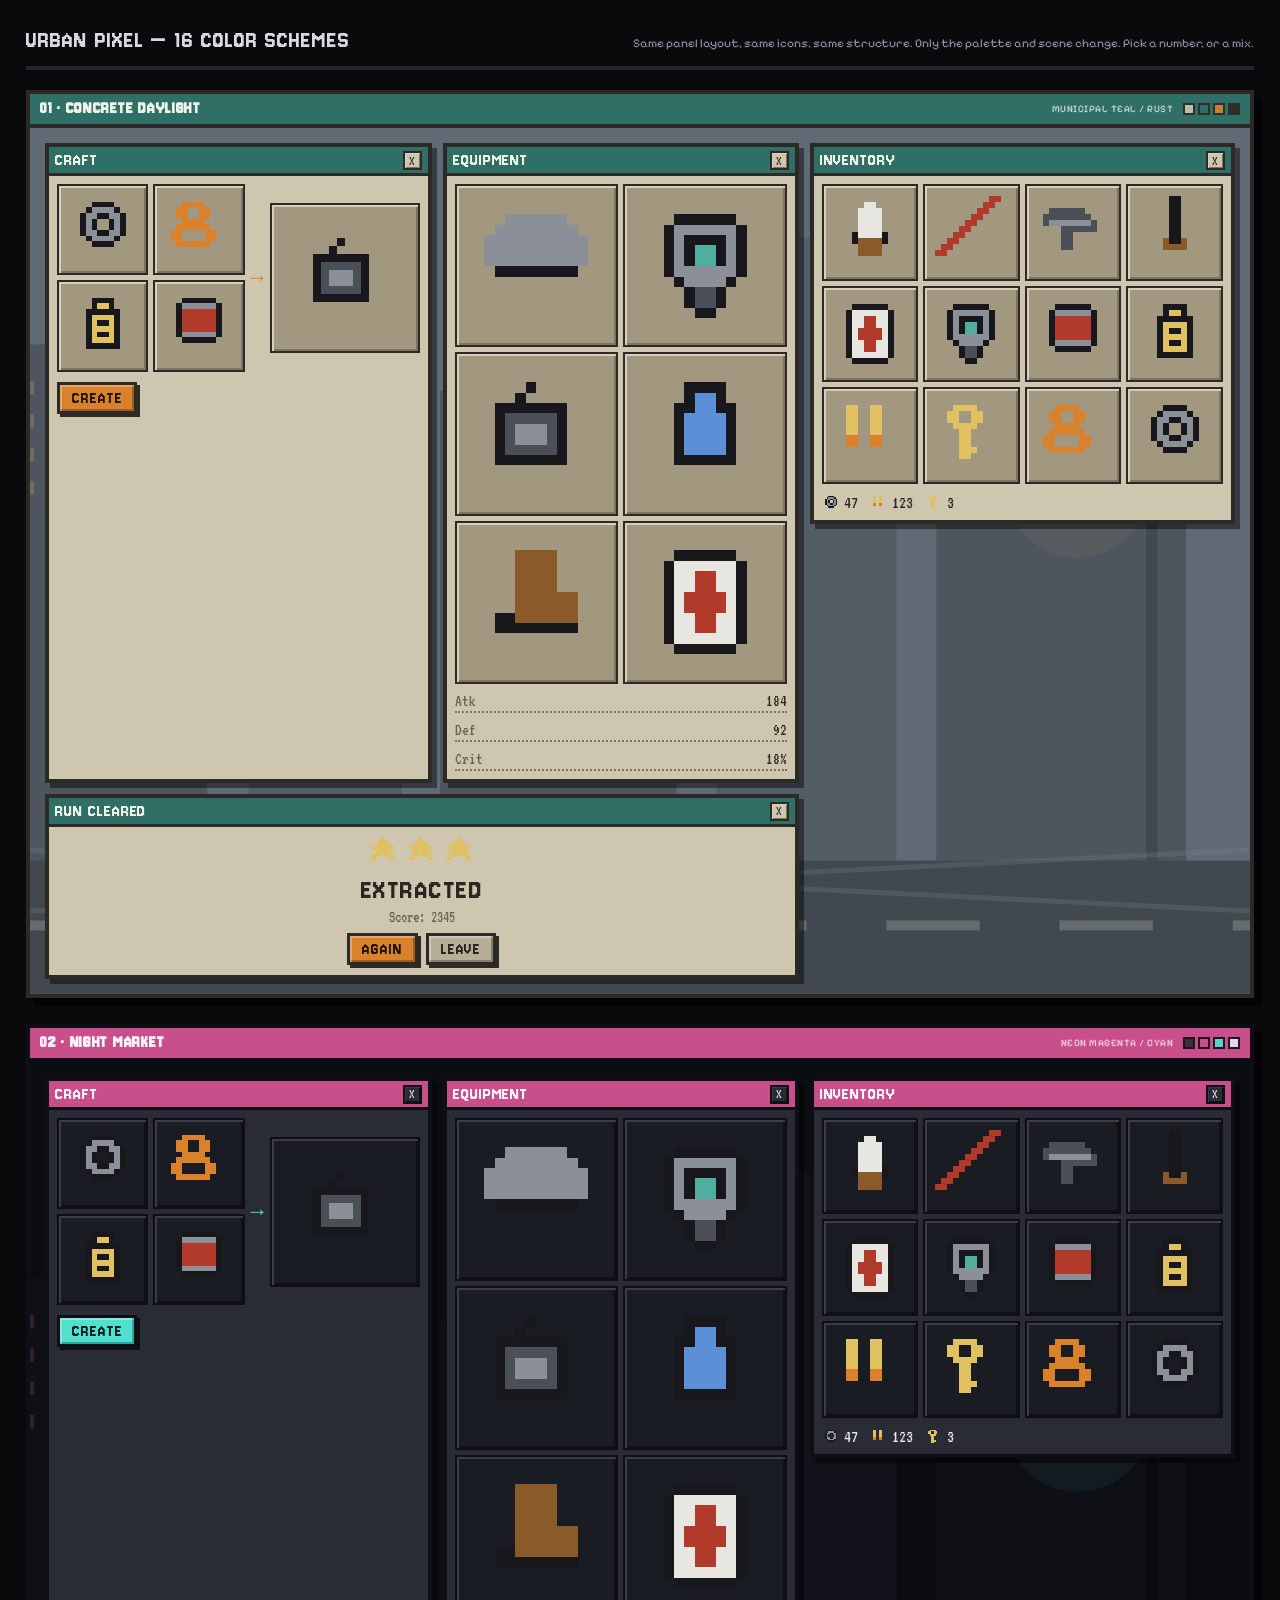
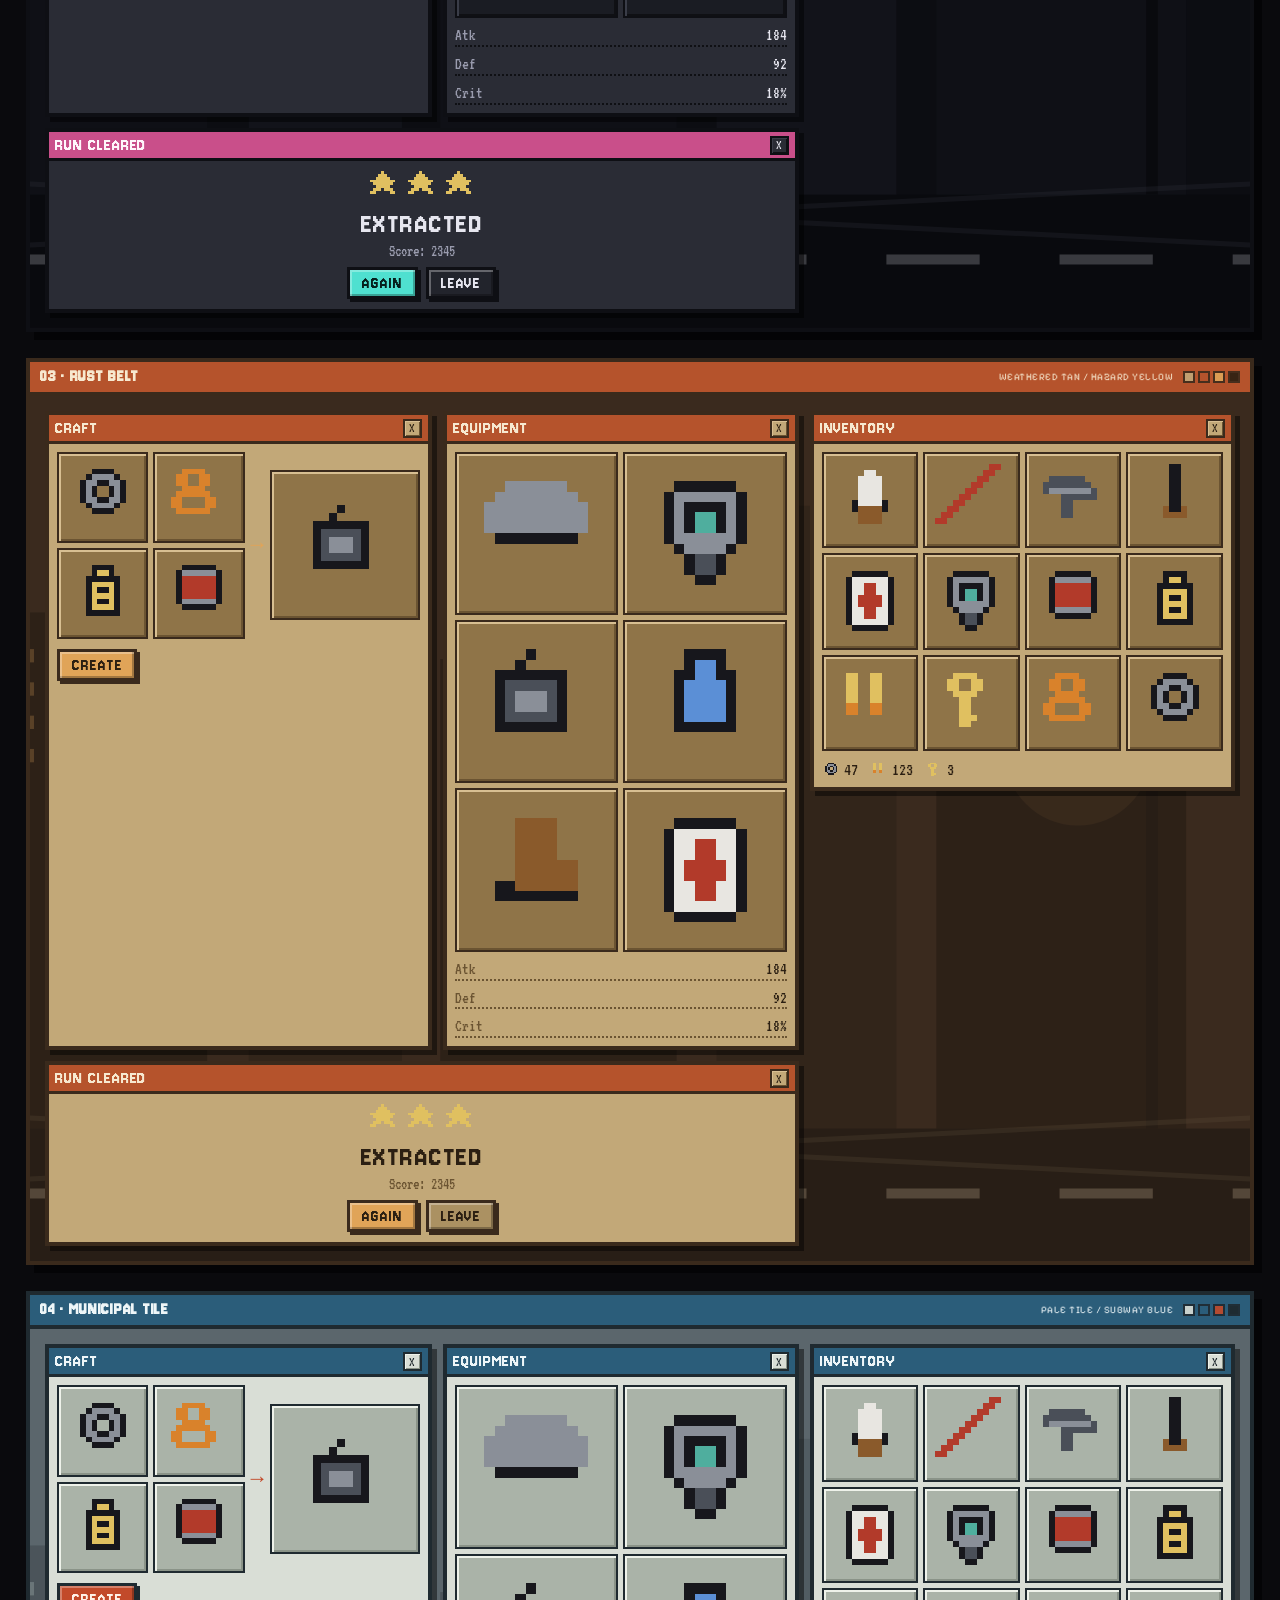
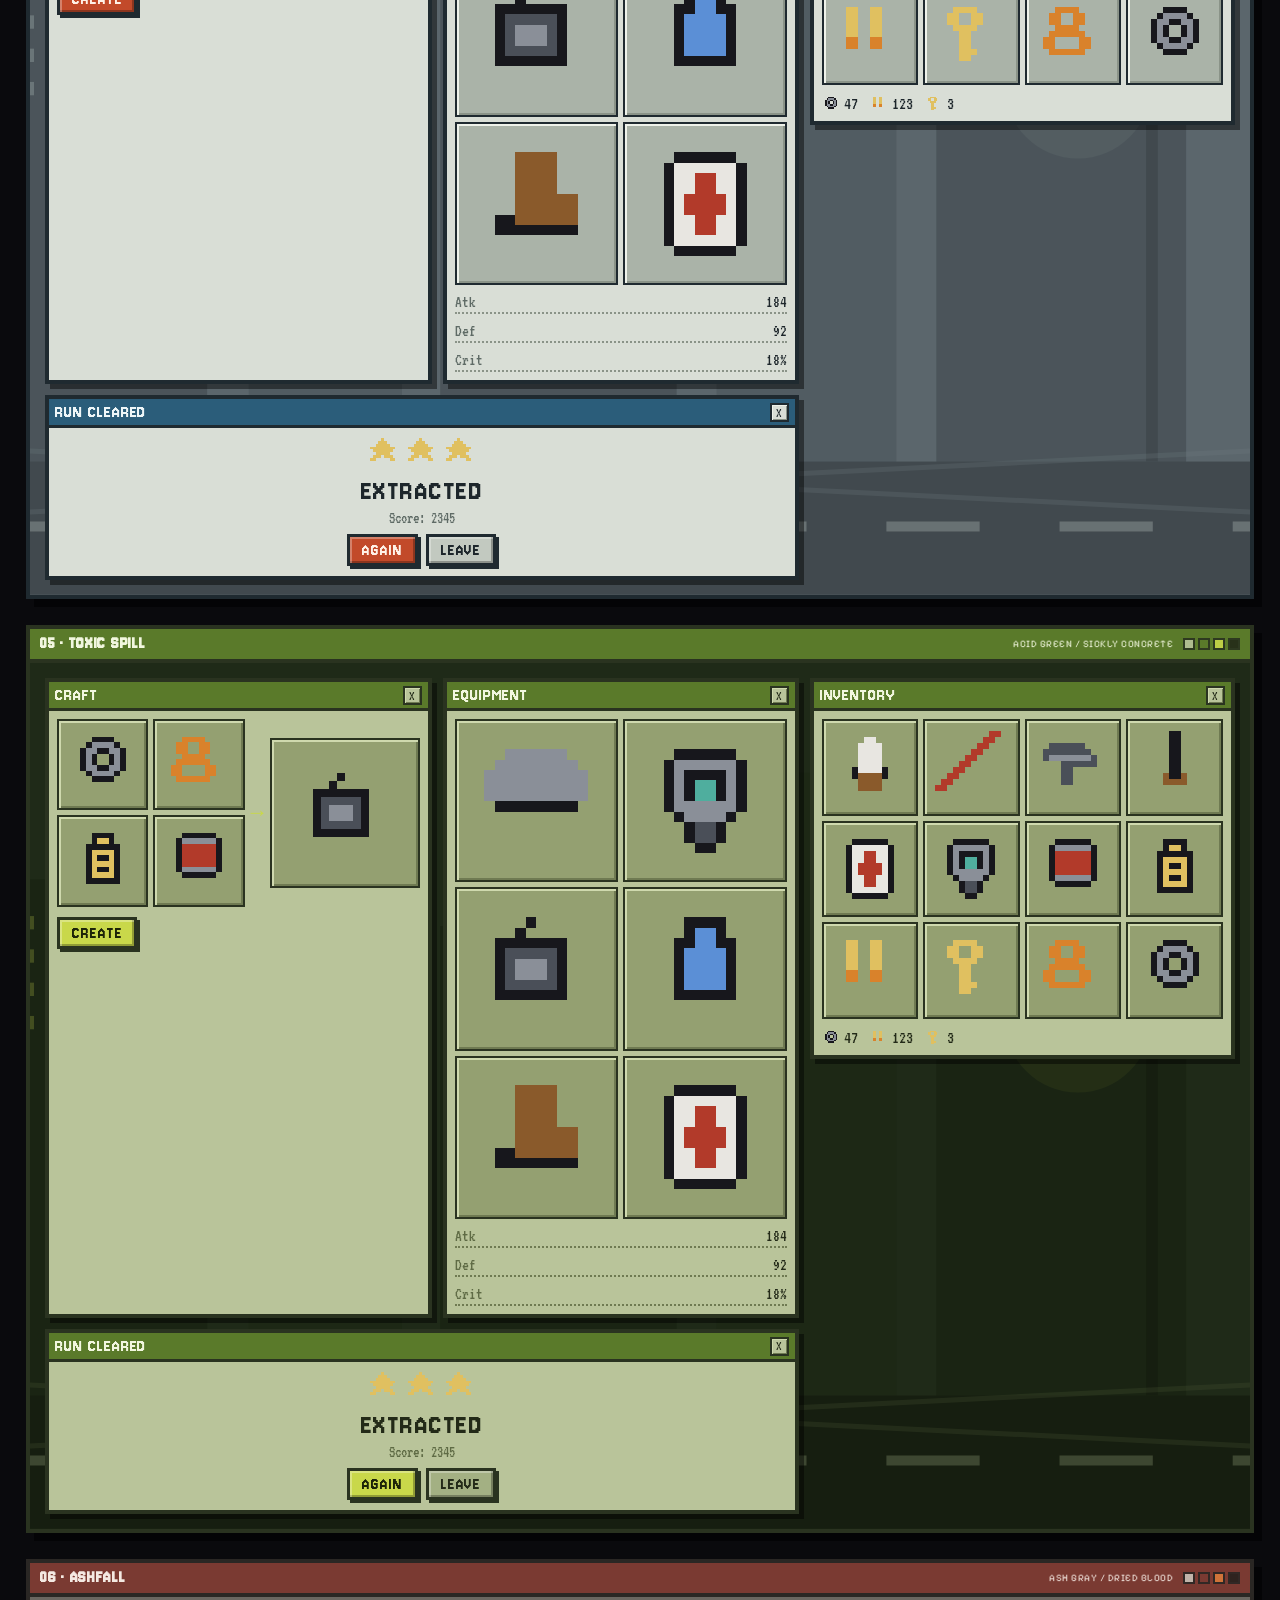
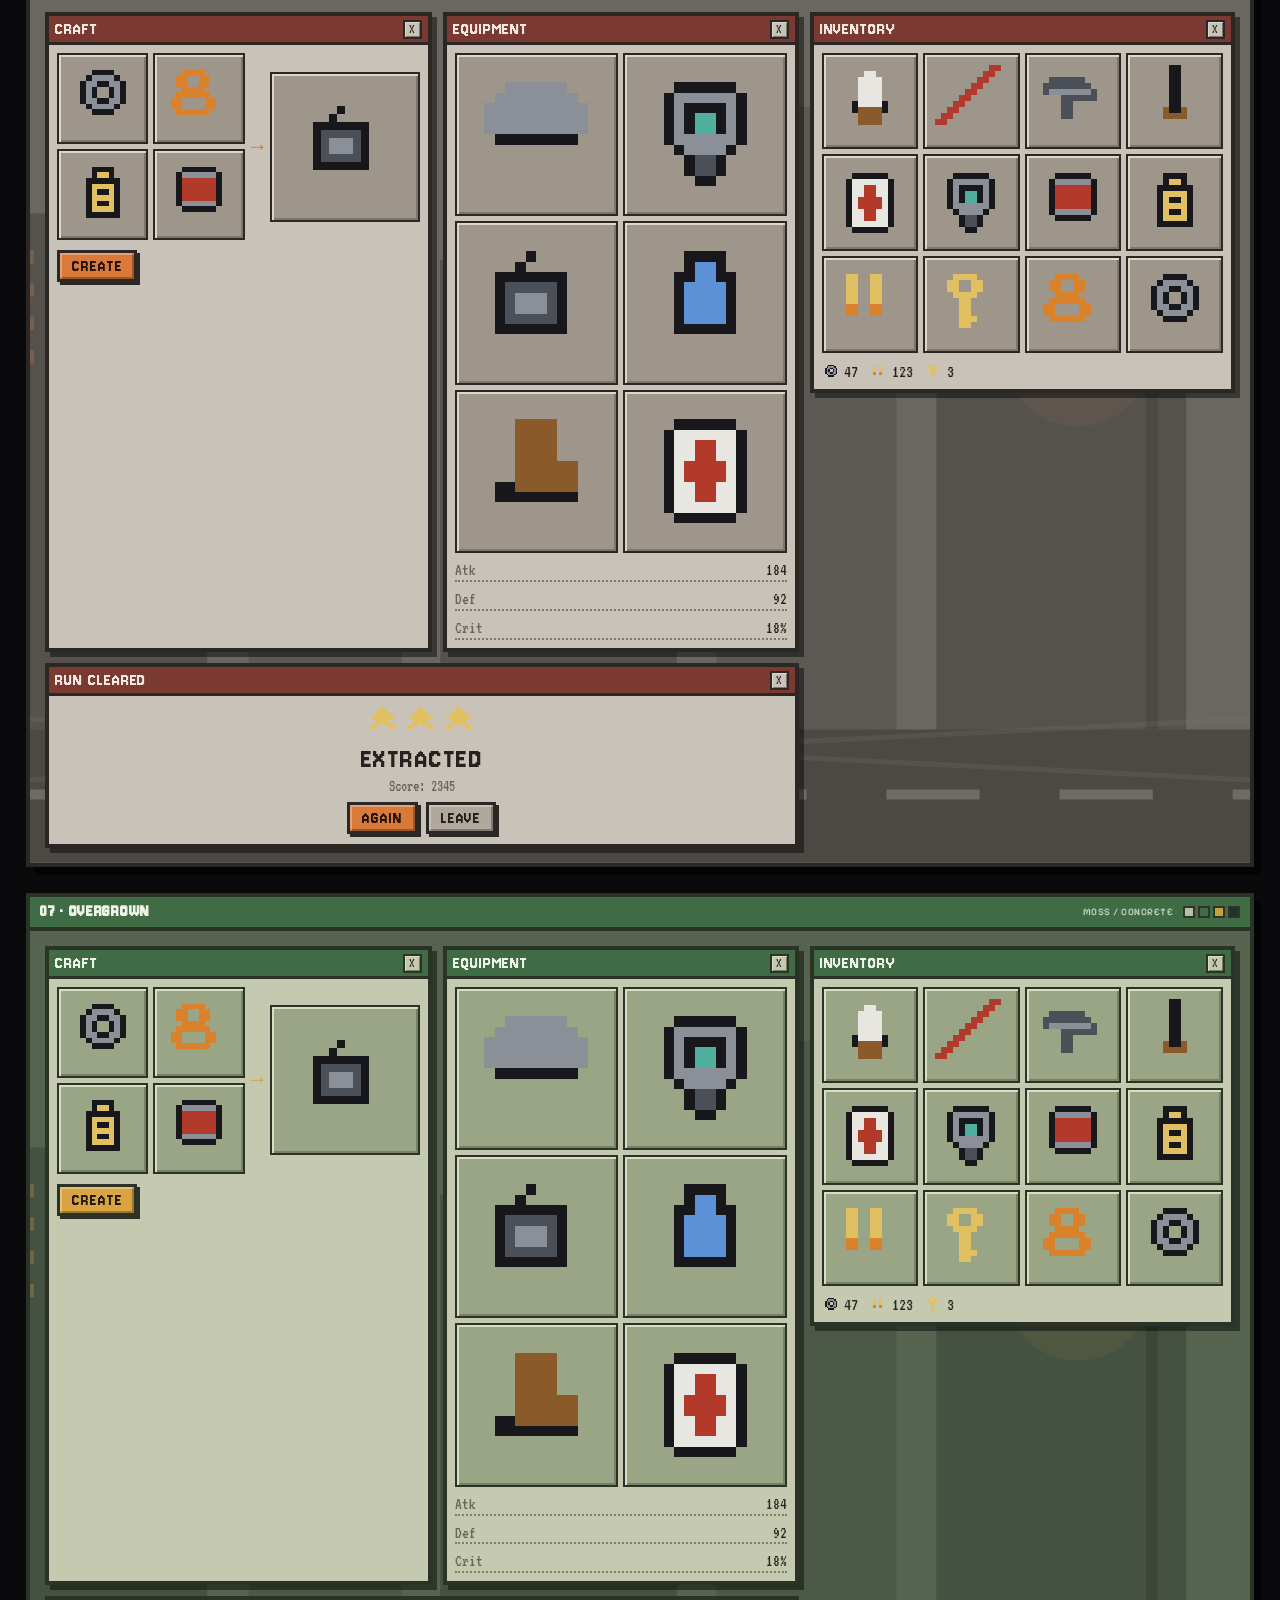
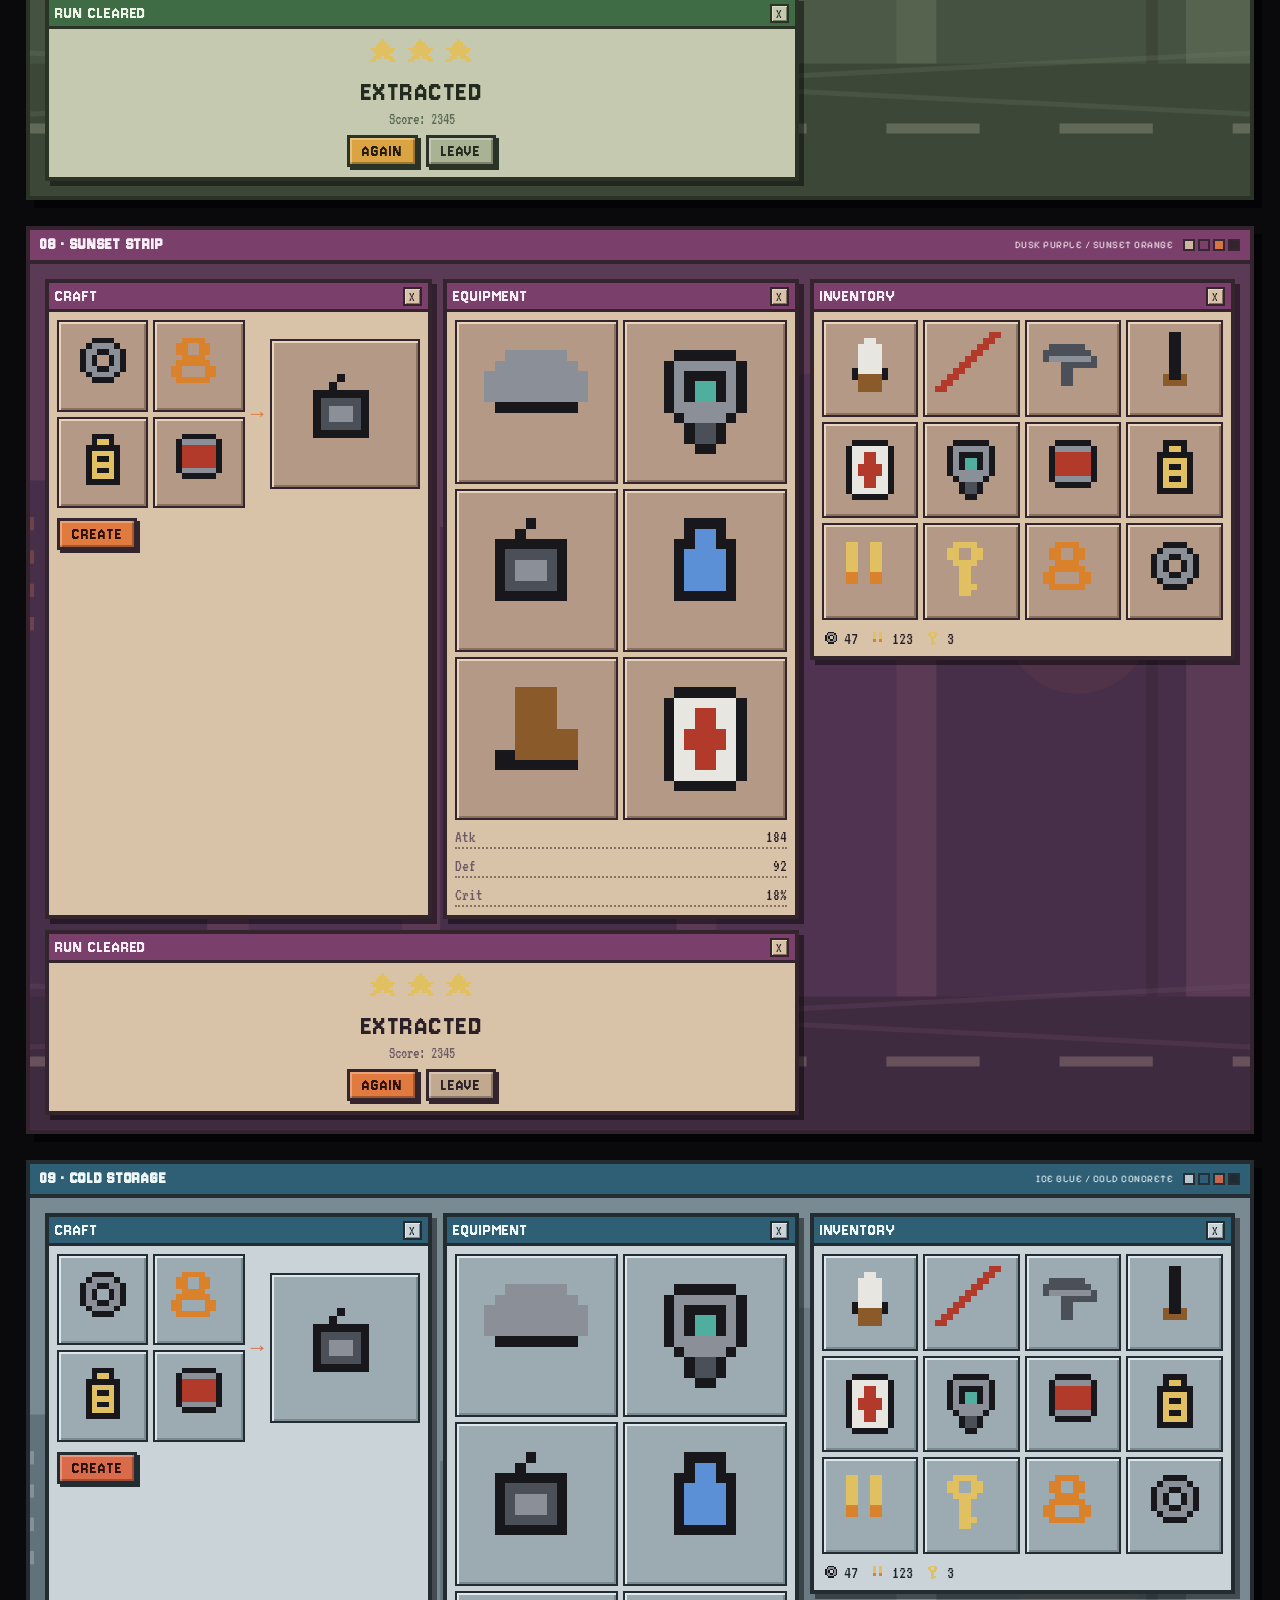
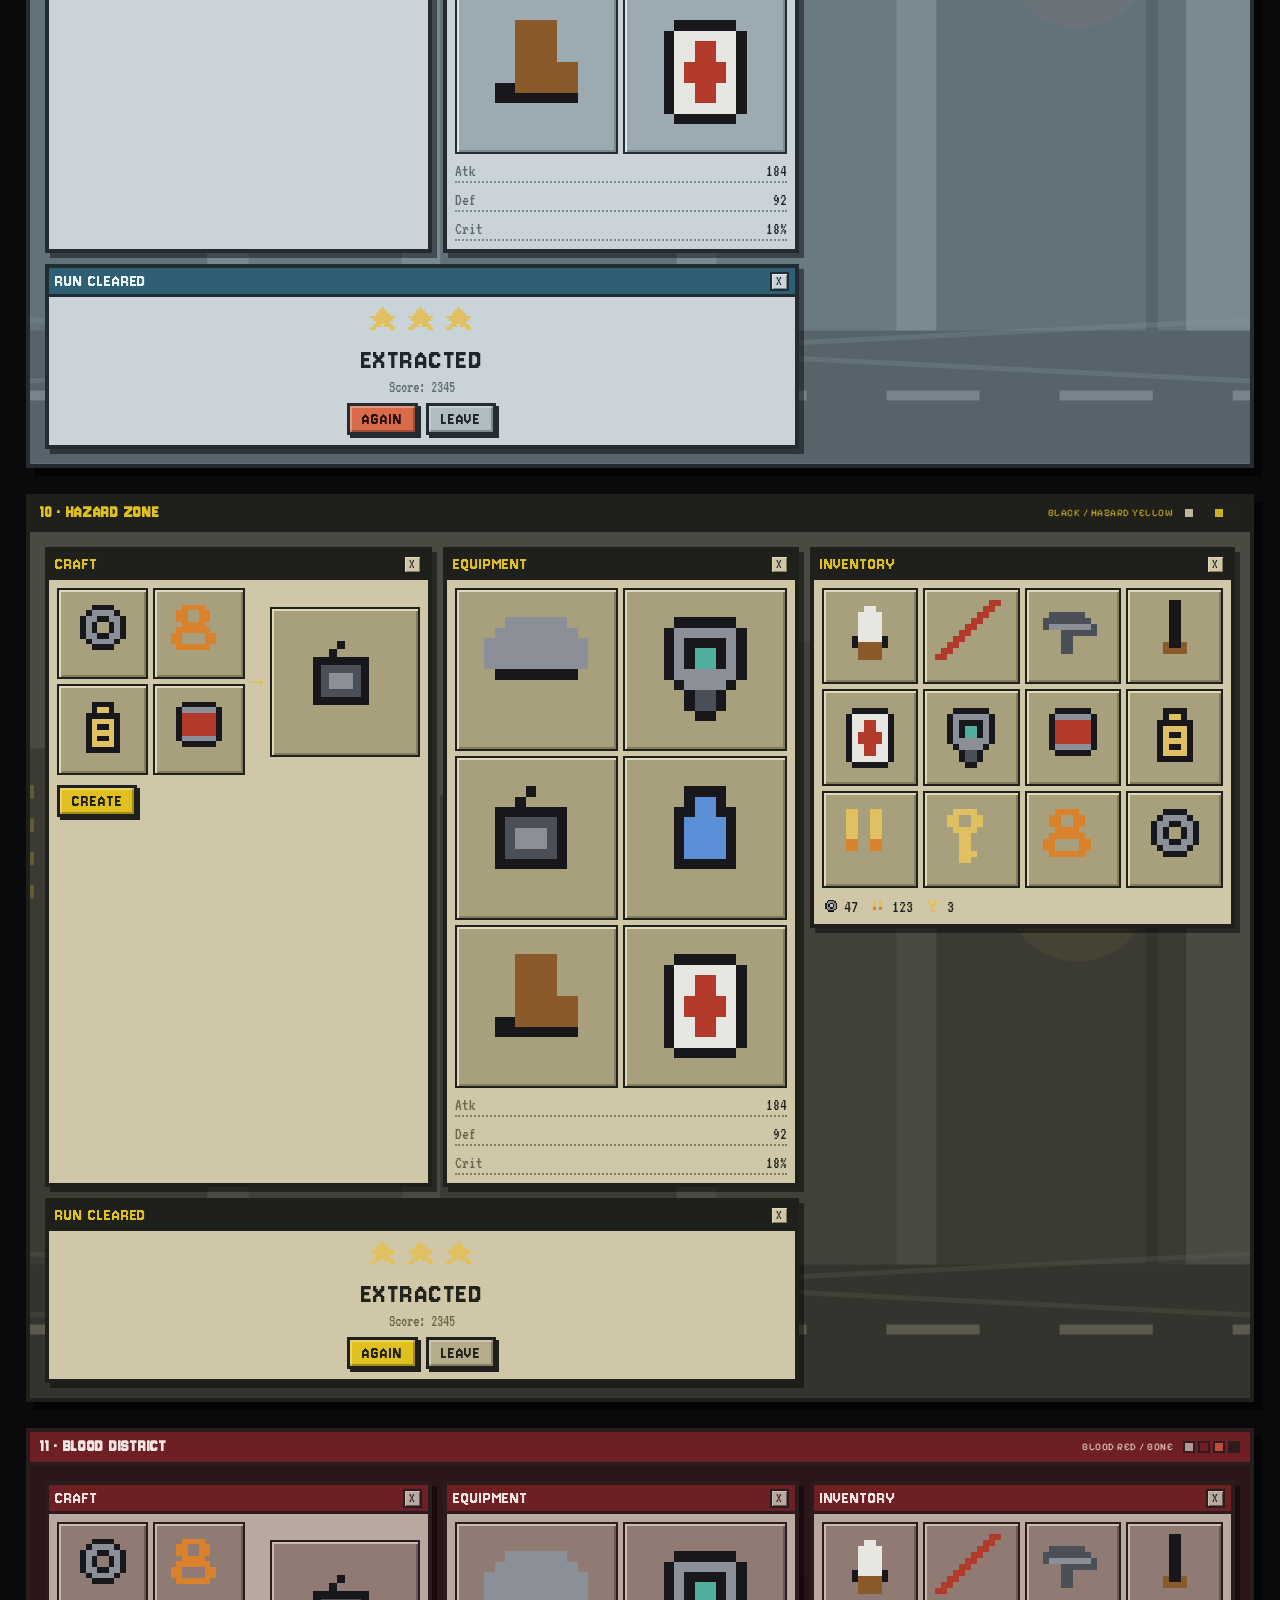
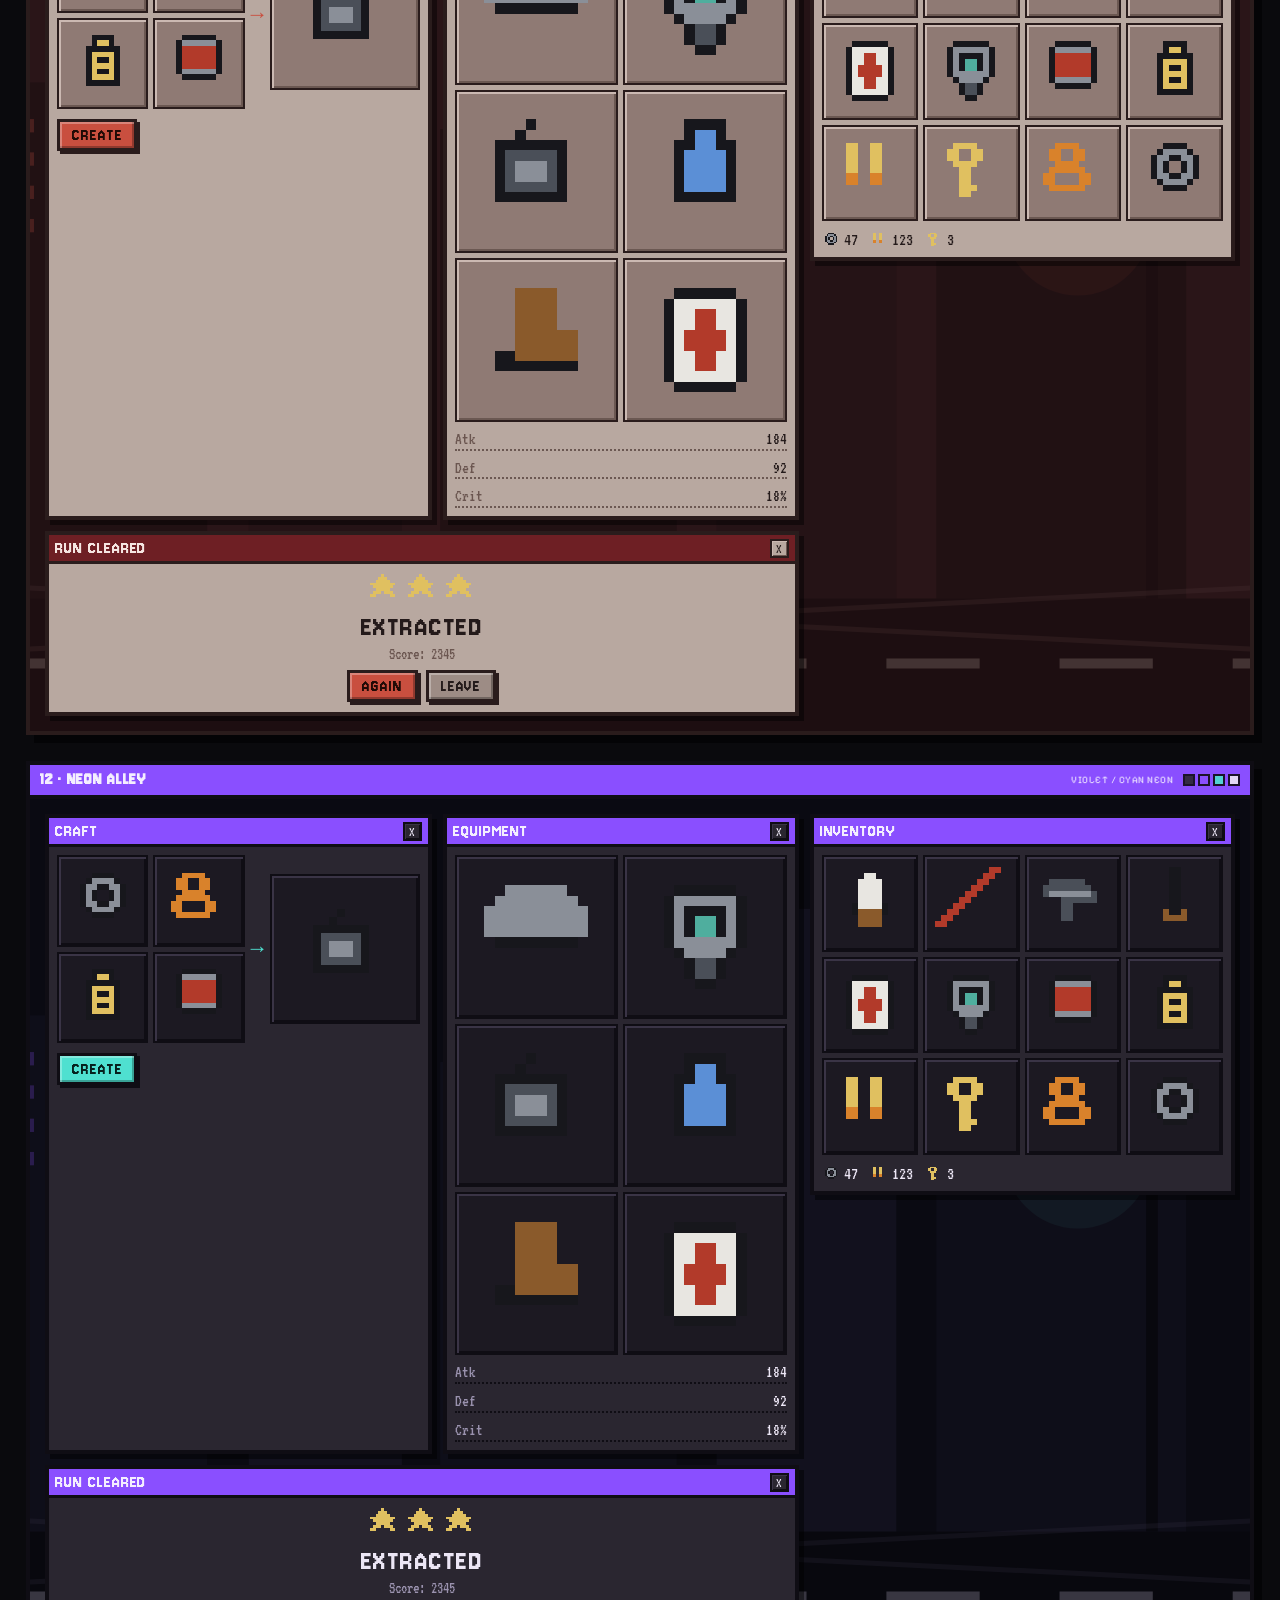
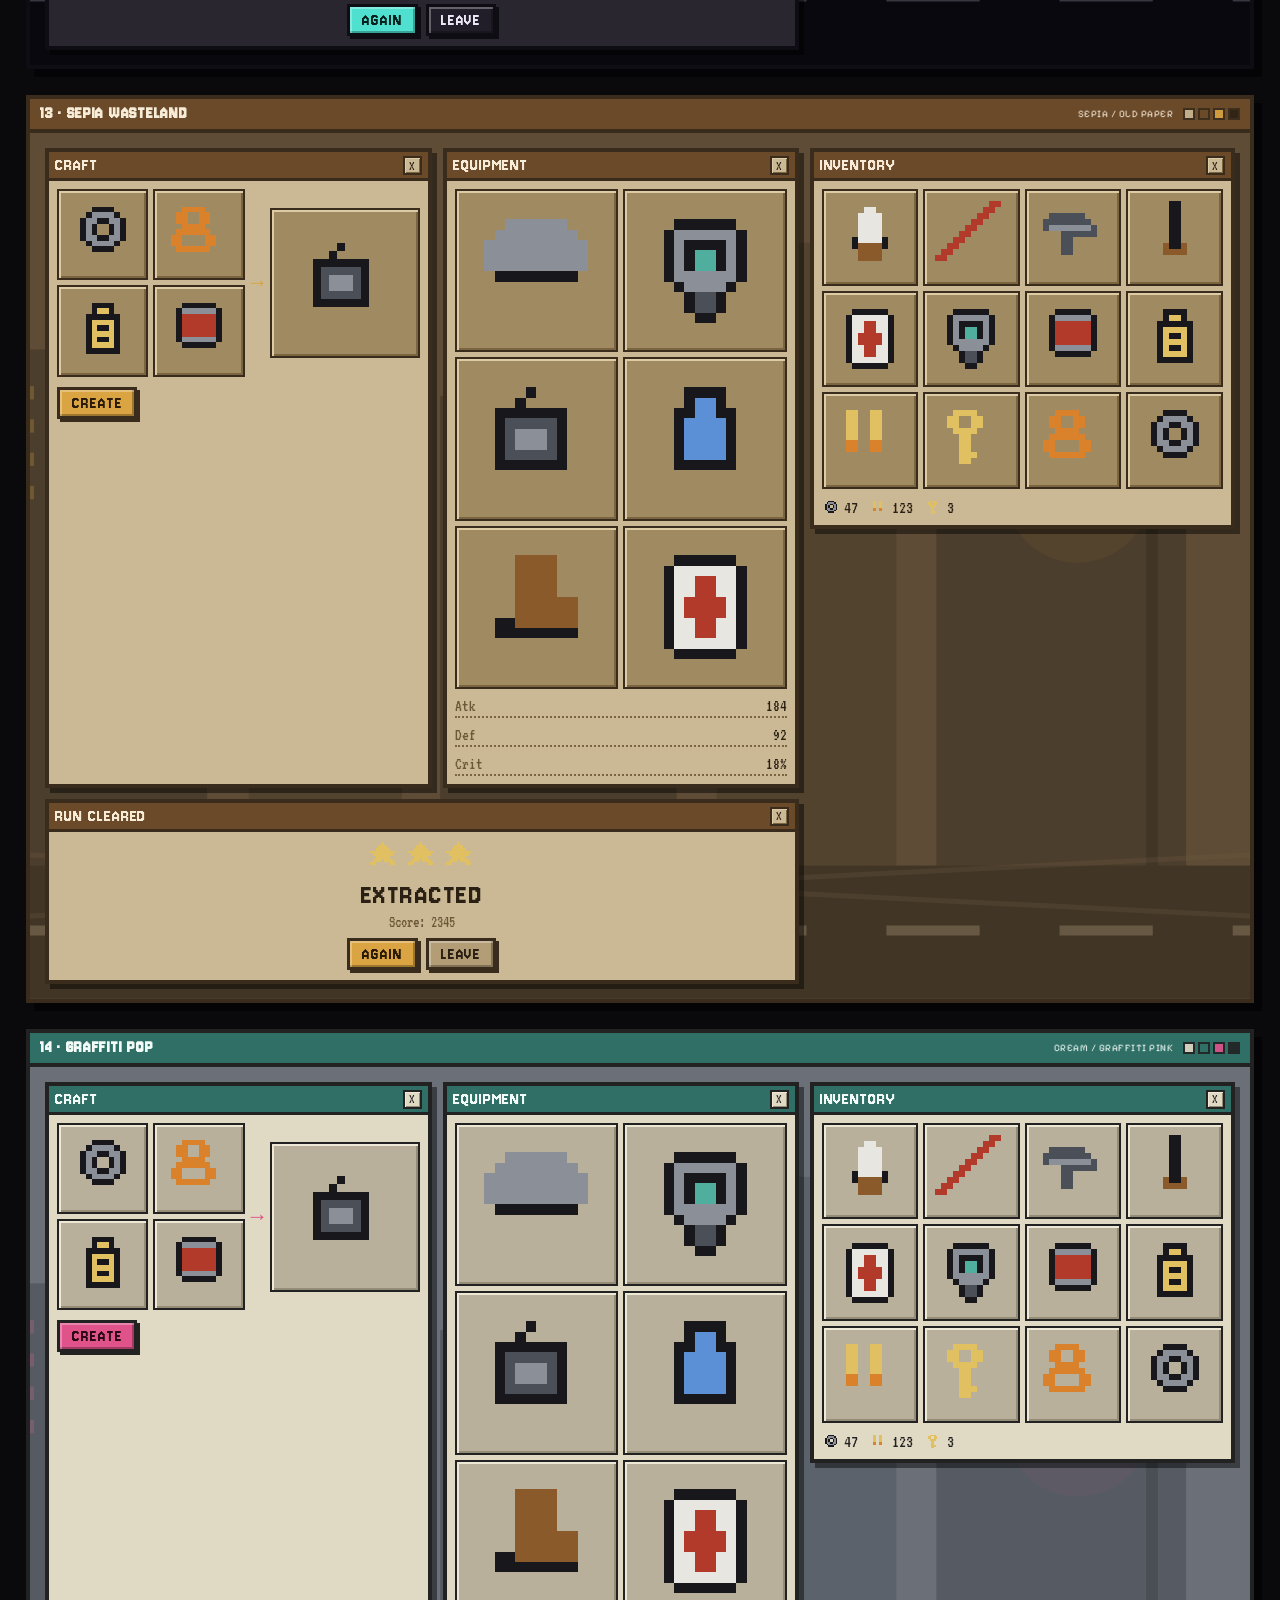
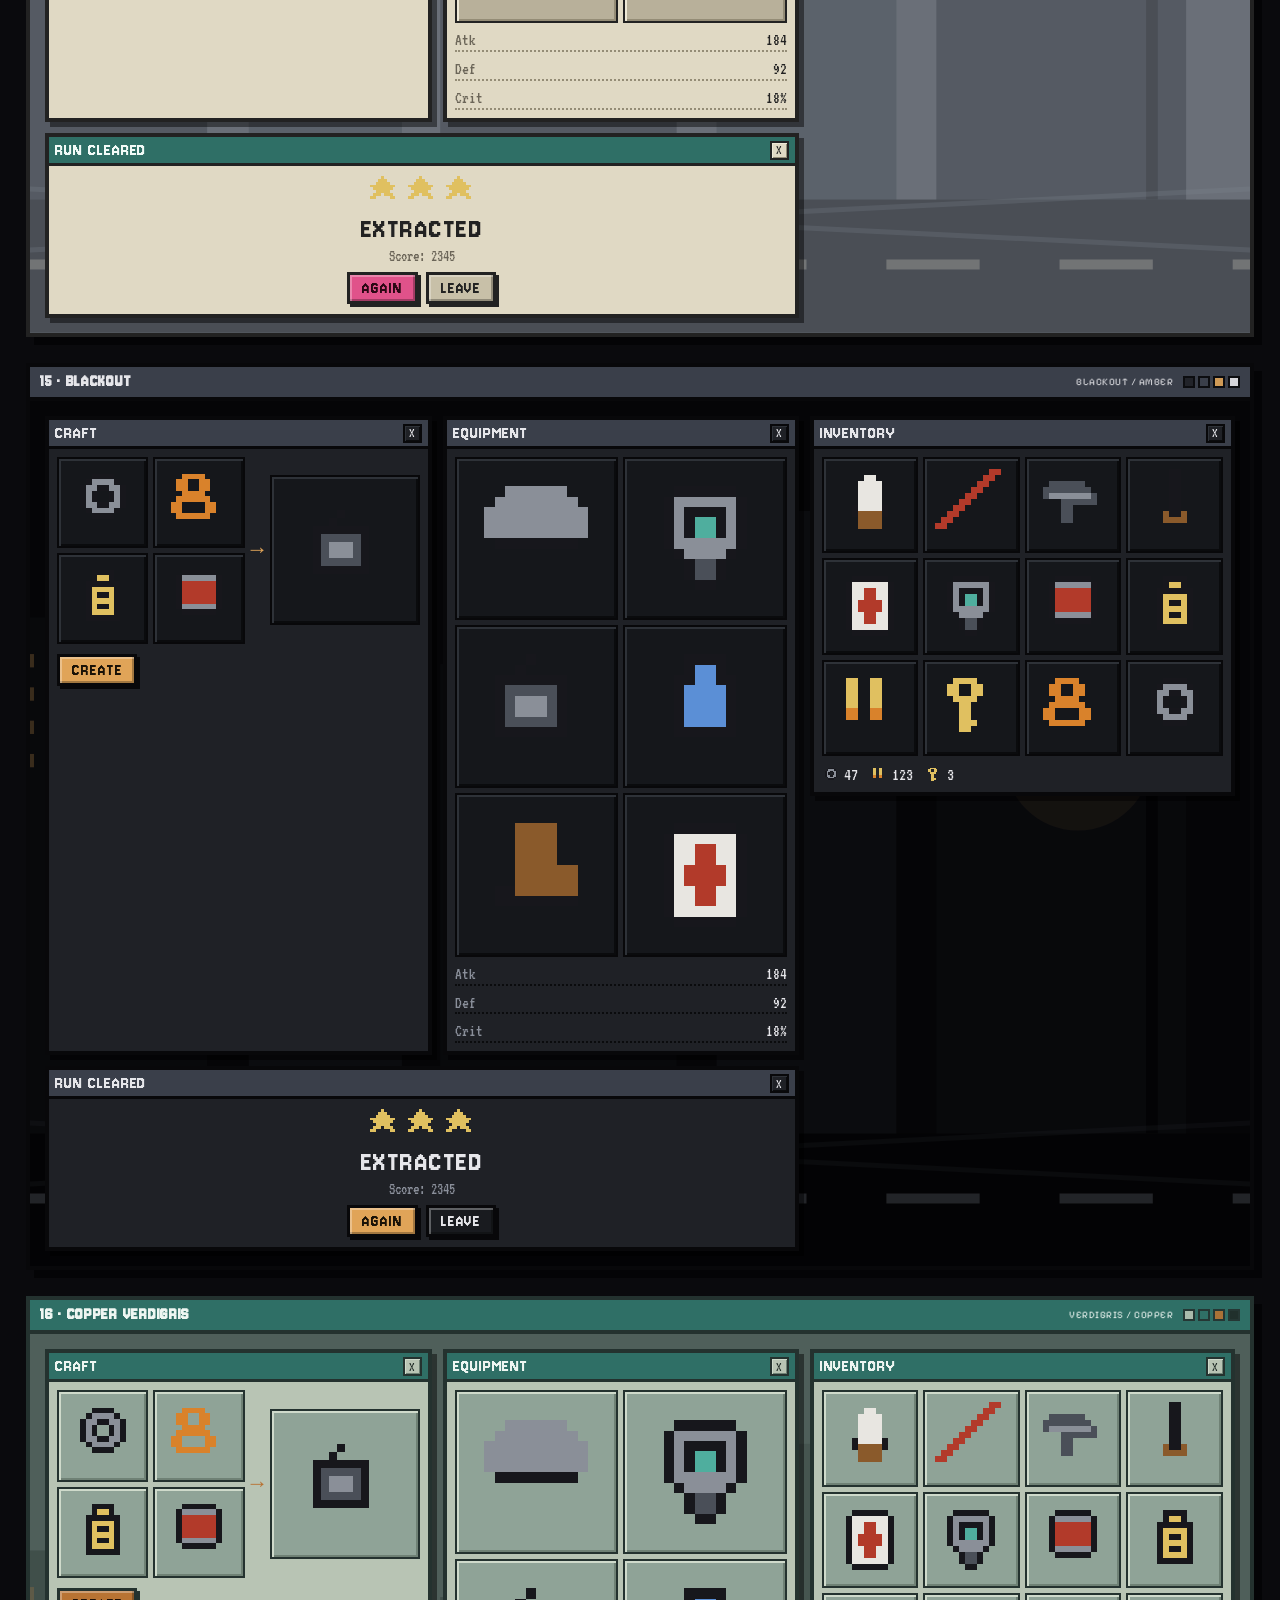
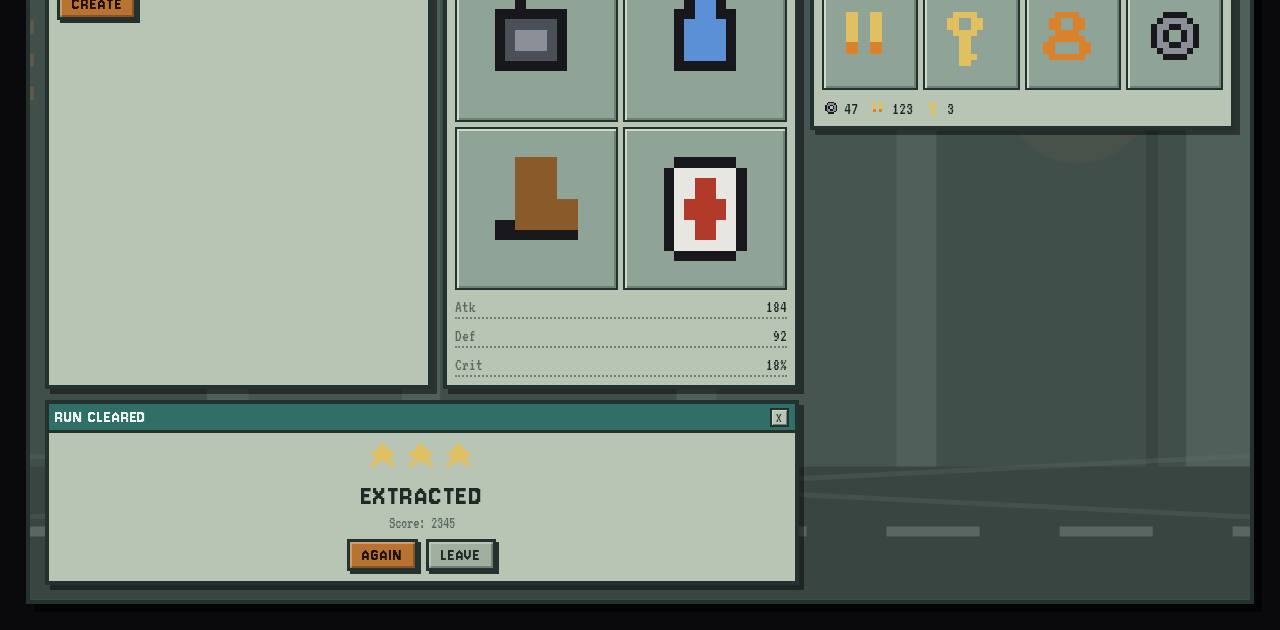
<file: design/urban-pixel-colors.html>
<!DOCTYPE html>
<html lang="en">
<head>
  <meta charset="utf-8" />
  <meta name="viewport" content="width=device-width, initial-scale=1.0" />
  <title>Idleness — Urban Pixel Color Schemes</title>
  <link rel="preconnect" href="https://fonts.googleapis.com" />
  <link rel="preconnect" href="https://fonts.gstatic.com" crossorigin />
  <link
    href="https://fonts.googleapis.com/css2?family=Jersey+10&family=Pixelify+Sans:wght@400;500;600;700&family=VT323&display=swap"
    rel="stylesheet"
  />
  <style>
    * { box-sizing: border-box; }

    body {
      margin: 0;
      padding: 26px;
      background: #0a0a0d;
      color: #d8d8e0;
      font-family: "Pixelify Sans", "Segoe UI", sans-serif;
      font-size: 13px;
    }

    .page-head {
      display: flex;
      align-items: baseline;
      justify-content: space-between;
      gap: 18px;
      flex-wrap: wrap;
      margin-bottom: 20px;
      padding-bottom: 12px;
      border-bottom: 4px solid #24242c;
    }

    .page-head h1 {
      margin: 0;
      font-family: "Jersey 10", monospace;
      font-size: 26px;
      font-weight: 400;
      letter-spacing: 0.04em;
      text-transform: uppercase;
    }

    .page-head p {
      margin: 0;
      color: #8f8f9e;
      font-size: 12px;
      max-width: 700px;
    }

    .grid {
      display: grid;
      grid-template-columns: repeat(auto-fit, minmax(730px, 1fr));
      gap: 26px;
      align-items: start;
    }

    .variant {
      background: var(--panel);
      border: 4px solid var(--frame);
      box-shadow: 8px 8px 0 rgba(0, 0, 0, 0.55);
      color: var(--text);
    }

    .variant-label {
      display: flex;
      align-items: center;
      justify-content: space-between;
      gap: 12px;
      padding: 6px 10px;
      background: var(--title);
      color: var(--title-text);
      border-bottom: 4px solid var(--frame);
      font-family: "Jersey 10", monospace;
      font-size: 18px;
      line-height: 1;
      letter-spacing: 0.04em;
      text-transform: uppercase;
    }

    .label-meta {
      display: flex;
      align-items: center;
      gap: 10px;
      font-family: "Pixelify Sans", sans-serif;
      font-size: 10px;
      letter-spacing: 0.05em;
      text-transform: uppercase;
      opacity: 0.9;
    }

    .chips { display: flex; gap: 3px; }

    .chips span {
      width: 12px;
      height: 12px;
      border: 2px solid var(--frame);
      display: block;
    }

    /* ---------- Urban stage ---------- */
    .stage {
      position: relative;
      display: grid;
      grid-template-columns: 1fr 0.92fr 1.1fr;
      grid-template-rows: auto auto;
      gap: 11px;
      padding: 15px;
      min-height: 500px;
      overflow: hidden;
      background: var(--scene-sky);
      -webkit-font-smoothing: none;
      font-smooth: never;
    }

    .scene {
      position: absolute;
      inset: 0;
      width: 100%;
      height: 100%;
      opacity: 0.55;
      pointer-events: none;
    }

    .stage > .panel { position: relative; z-index: 1; }

    /* ---------- Panel ---------- */
    .panel {
      background: var(--panel);
      border: 4px solid var(--frame);
      filter: drop-shadow(5px 5px 0 rgba(0, 0, 0, 0.45));
      display: grid;
      grid-template-rows: auto 1fr;
      min-width: 0;
    }

    .panel-title {
      display: flex;
      align-items: center;
      justify-content: space-between;
      gap: 8px;
      padding: 4px 6px 3px;
      background: var(--title);
      color: var(--title-text);
      border-bottom: 3px solid var(--frame);
      font-family: "Jersey 10", monospace;
      font-size: 19px;
      line-height: 1;
      letter-spacing: 0.05em;
      text-transform: uppercase;
    }

    .panel-title .x {
      width: 19px;
      height: 19px;
      display: grid;
      place-items: center;
      background: var(--panel);
      border: 2px solid var(--frame);
      color: var(--text);
      font-family: "VT323", monospace;
      font-size: 14px;
      line-height: 1;
      box-shadow: inset 1px 1px 0 var(--slot-light), inset -1px -1px 0 var(--slot-dark);
    }

    .panel-body {
      padding: 8px;
      display: grid;
      gap: 8px;
      align-content: start;
    }

    /* ---------- Slots ---------- */
    .slot-grid {
      display: grid;
      grid-template-columns: repeat(4, minmax(0, 1fr));
      gap: 5px;
    }

    .slot-grid.equip { grid-template-columns: repeat(2, minmax(0, 1fr)); }
    .slot-grid.craft { grid-template-columns: repeat(2, minmax(0, 1fr)); }

    .slot {
      aspect-ratio: 1 / 1;
      display: grid;
      place-items: center;
      background: var(--slot);
      border: 2px solid var(--frame);
      box-shadow: inset 2px 2px 0 var(--slot-light), inset -2px -2px 0 var(--slot-dark);
      min-width: 0;
    }

    .slot svg { width: 78%; height: 78%; shape-rendering: crispEdges; }
    .slot.big svg { width: 66%; height: 66%; }

    /* ---------- Craft ---------- */
    .craft-row {
      display: grid;
      grid-template-columns: 1fr auto 0.8fr;
      gap: 6px;
      align-items: center;
    }

    .craft-arrow {
      font-family: "Jersey 10", monospace;
      font-size: 22px;
      color: var(--accent);
      line-height: 1;
    }

    .create-btn { justify-self: start; margin-top: 2px; }

    /* ---------- Stats ---------- */
    .stat-line {
      display: flex;
      align-items: baseline;
      justify-content: space-between;
      gap: 8px;
      font-family: "VT323", monospace;
      font-size: 17px;
      line-height: 1.05;
      color: var(--muted);
      border-bottom: 2px dotted var(--slot-dark);
      padding-bottom: 1px;
    }

    .stat-line b { color: var(--text); font-weight: 400; }

    /* ---------- Inventory ---------- */
    .inv { align-self: start; }

    .currency-row {
      display: flex;
      align-items: center;
      gap: 12px;
      font-family: "VT323", monospace;
      font-size: 18px;
      color: var(--text);
      padding-top: 2px;
    }

    .currency { display: flex; align-items: center; gap: 4px; }
    .currency svg { width: 18px; height: 18px; shape-rendering: crispEdges; }

    /* ---------- Result ---------- */
    .result {
      grid-column: 1 / span 2;
      grid-row: 2;
      align-self: stretch;
    }

    .result .panel-body {
      place-items: center;
      text-align: center;
      gap: 4px;
      padding: 10px;
    }

    .stars { display: flex; gap: 4px; }
    .stars svg { width: 34px; height: 34px; shape-rendering: crispEdges; }

    .result-title {
      font-family: "Jersey 10", monospace;
      font-size: 30px;
      line-height: 1;
      letter-spacing: 0.05em;
      color: var(--text);
      text-transform: uppercase;
    }

    .result-sub {
      font-family: "VT323", monospace;
      font-size: 16px;
      color: var(--muted);
      line-height: 1;
    }

    .result-actions { display: flex; gap: 8px; margin-top: 4px; }

    /* ---------- Buttons ---------- */
    .pixel-btn {
      border: 3px solid var(--frame);
      background: var(--accent);
      color: var(--accent-text);
      font-family: "Jersey 10", monospace;
      font-size: 18px;
      line-height: 1;
      letter-spacing: 0.05em;
      text-transform: uppercase;
      padding: 5px 12px 3px;
      cursor: pointer;
      box-shadow:
        inset 2px 2px 0 rgba(255, 255, 255, 0.3),
        inset -2px -2px 0 rgba(0, 0, 0, 0.28),
        3px 3px 0 var(--frame);
    }

    .pixel-btn.alt { background: var(--panel-2); color: var(--text); }

    .pixel-btn:active {
      transform: translate(2px, 2px);
      box-shadow:
        inset 2px 2px 0 rgba(255, 255, 255, 0.3),
        inset -2px -2px 0 rgba(0, 0, 0, 0.28),
        1px 1px 0 var(--frame);
    }

    @media (max-width: 780px) {
      body { padding: 12px; }
      .grid { grid-template-columns: 1fr; }
      .stage { grid-template-columns: 1fr 1fr; }
      .inv { grid-column: 1 / span 2; }
      .result { grid-column: 1 / span 2; grid-row: auto; }
    }
  </style>
</head>
<body>
  <header class="page-head">
    <h1>Urban Pixel — 16 Color Schemes</h1>
    <p>
      Same panel layout, same icons, same structure. Only the palette and scene change.
      Pick a number, or a mix.
    </p>
  </header>

  <main class="grid" id="grid"></main>

  <script>
    /* ---------- Pixel icon renderer ---------- */
    const PALETTE = {
      k: "#17171c", g: "#8a8f98", l: "#c8ccd4", d: "#4a4f58",
      r: "#b23a2a", o: "#d9822b", y: "#e0c060", b: "#5b8fd6",
      t: "#4fae9e", n: "#8a5a2b", G: "#6fae7b", w: "#e8e6e1",
      p: "#b45cff", s: "#9aa3ad"
    };

    const ICONS = {
      knife: [
        "............", ".....ww.....", "....wwww....", "....wwww....",
        "....wwww....", "....wwww....", "...kwwwwk...", "...knnnnk...",
        "....nnnn....", "....nnnn....", "............", "............"
      ],
      crowbar: [
        ".........rr.", "........rr..", ".......rr...", "......rr....",
        ".....rr.....", "....rr......", "...rr.......", "..rr........",
        ".rr.........", "rr..........", "............", "............"
      ],
      pistol: [
        "............", "............", "..dddddd....", ".dddddddd...",
        ".dgggggggd..", "....dddddd..", "....dd......", "....dd......",
        "....dd......", "............", "............", "............"
      ],
      baton: [
        ".....kk.....", ".....kk.....", ".....kk.....", ".....kk.....",
        ".....kk.....", ".....kk.....", ".....kk.....", "....nkkn....",
        "....nnnn....", "............", "............", "............"
      ],
      medkit: [
        "............", "...kkkkkk...", "..kwwwwwwk..", "..kwwrrwwk..",
        "..kwwrrwwk..", "..kwrrrrwk..", "..kwrrrrwk..", "..kwwrrwwk..",
        "..kwwrrwwk..", "..kwwwwwwk..", "...kkkkkk...", "............"
      ],
      gasmask: [
        "............", "...kkkkkk...", "..kggggggk..", "..kgkkkkgk..",
        "..kgkttkgk..", "..kgkttkgk..", "..kggggggk..", "...kggggk...",
        "....kddk....", "....kddk....", ".....kk.....", "............"
      ],
      can: [
        "............", "...kkkkkk...", "..kggggggk..", "..krrrrrrk..",
        "..krrrrrrk..", "..krrrrrrk..", "..krrrrrrk..", "..kggggggk..",
        "...kkkkkk...", "............", "............", "............"
      ],
      battery: [
        "............", "....kkkk....", "....kyyk....", "...kkkkkk...",
        "...kyyyyk...", "...kykkyk...", "...kyyyyk...", "...kykkyk...",
        "...kyyyyk...", "...kkkkkk...", "............", "............"
      ],
      ammo: [
        "............", "..yy..yy....", "..yy..yy....", "..yy..yy....",
        "..yy..yy....", "..yy..yy....", "..oo..oo....", "..oo..oo....",
        "............", "............", "............", "............"
      ],
      key: [
        "............", "...yyyy.....", "..yy..yy....", "..yy..yy....",
        "...yyyy.....", "....yy......", "....yy......", "....yy......",
        "....yyy.....", "....yy......", "............", "............"
      ],
      wire: [
        "............", "...oooo.....", "..oo..oo....", "..oo..oo....",
        "...oooo.....", "..oooooo....", ".oo....oo...", ".oo....oo...",
        "..oooooo....", "............", "............", "............"
      ],
      helmet: [
        "............", "...gggggg...", "..gggggggg..", ".gggggggggg.",
        ".gggggggggg.", ".gggggggggg.", "..kkkkkkkk..", "............",
        "............", "............", "............", "............"
      ],
      boot: [
        "............", "....nnnn....", "....nnnn....", "....nnnn....",
        "....nnnn....", "....nnnnnn..", "....nnnnnn..", "..kknnnnnn..",
        "..kkkkkkkk..", "............", "............", "............"
      ],
      radio: [
        "............", ".....k......", "....k.......", "..kkkkkkk...",
        "..kdddddk...", "..kdgggdk...", "..kdgggdk...", "..kdddddk...",
        "..kkkkkkk...", "............", "............", "............"
      ],
      water: [
        "............", "....kkkk....", "....kbbk....", "...kkbbkk...",
        "...kbbbbk...", "...kbbbbk...", "...kbbbbk...", "...kbbbbk...",
        "...kkkkkk...", "............", "............", "............"
      ],
      scrap: [
        "............", "....kkkk....", "...kggggk...", "..kggkkggk..",
        "..kgk..kgk..", "..kgk..kgk..", "..kggkkggk..", "...kggggk...",
        "....kkkk....", "............", "............", "............"
      ],
      star: [
        ".....y......", "....yyy.....", "...yyyyy....", ".yyyyyyyyy..",
        "..yyyyyyy...", "...yyyyy....", "..yyy.yyy...", ".yy.....yy..",
        "............", "............", "............", "............"
      ]
    };

    const icon = (name) => {
      const rows = ICONS[name] || ICONS.scrap;
      const rects = rows.flatMap((row, y) =>
        [...row].map((ch, x) => {
          const fill = PALETTE[ch];
          return fill ? `<rect x="${x}" y="${y}" width="1" height="1" fill="${fill}"/>` : "";
        })
      ).join("");
      return `<svg viewBox="0 0 12 12" aria-hidden="true">${rects}</svg>`;
    };

    const slot = (name, extra = "") =>
      `<div class="slot ${extra}">${name ? icon(name) : ""}</div>`;

    const scene = () => `
      <svg class="scene" viewBox="0 0 800 520" preserveAspectRatio="xMidYMid slice" aria-hidden="true">
        <rect width="800" height="520" fill="var(--scene-sky)"/>
        <rect x="10" y="130" width="130" height="320" fill="var(--scene-building)"/>
        <rect x="165" y="86" width="92" height="364" fill="var(--scene-building-2)"/>
        <rect x="280" y="158" width="142" height="292" fill="var(--scene-building)"/>
        <rect x="446" y="66" width="108" height="384" fill="var(--scene-building-2)"/>
        <rect x="578" y="138" width="150" height="312" fill="var(--scene-building)"/>
        <g fill="var(--scene-window)" opacity="0.42">
          <rect x="28" y="152" width="8" height="8"/><rect x="46" y="152" width="8" height="8"/>
          <rect x="64" y="152" width="8" height="8"/><rect x="28" y="172" width="8" height="8"/>
          <rect x="46" y="172" width="8" height="8"/><rect x="64" y="172" width="8" height="8"/>
          <rect x="28" y="192" width="8" height="8"/><rect x="46" y="192" width="8" height="8"/>
          <rect x="28" y="212" width="8" height="8"/><rect x="64" y="212" width="8" height="8"/>
          <rect x="180" y="106" width="8" height="8"/><rect x="198" y="106" width="8" height="8"/>
          <rect x="216" y="106" width="8" height="8"/><rect x="180" y="126" width="8" height="8"/>
          <rect x="198" y="126" width="8" height="8"/><rect x="216" y="126" width="8" height="8"/>
          <rect x="180" y="146" width="8" height="8"/><rect x="216" y="146" width="8" height="8"/>
          <rect x="300" y="180" width="8" height="8"/><rect x="320" y="180" width="8" height="8"/>
          <rect x="340" y="180" width="8" height="8"/><rect x="300" y="200" width="8" height="8"/>
          <rect x="320" y="200" width="8" height="8"/><rect x="340" y="200" width="8" height="8"/>
          <rect x="300" y="220" width="8" height="8"/><rect x="340" y="220" width="8" height="8"/>
          <rect x="466" y="88" width="8" height="8"/><rect x="486" y="88" width="8" height="8"/>
          <rect x="506" y="88" width="8" height="8"/><rect x="466" y="108" width="8" height="8"/>
          <rect x="486" y="108" width="8" height="8"/><rect x="506" y="108" width="8" height="8"/>
          <rect x="466" y="128" width="8" height="8"/><rect x="506" y="128" width="8" height="8"/>
          <rect x="598" y="160" width="8" height="8"/><rect x="618" y="160" width="8" height="8"/>
          <rect x="638" y="160" width="8" height="8"/><rect x="598" y="180" width="8" height="8"/>
          <rect x="618" y="180" width="8" height="8"/><rect x="638" y="180" width="8" height="8"/>
          <rect x="598" y="200" width="8" height="8"/><rect x="638" y="200" width="8" height="8"/>
        </g>
        <g fill="var(--title)" opacity="0.28">
          <rect x="60" y="300" width="64" height="8"/><rect x="70" y="312" width="42" height="8"/>
        </g>
        <rect y="440" width="800" height="80" fill="var(--scene-road)"/>
        <g fill="var(--scene-line)" opacity="0.42">
          <rect x="28" y="476" width="56" height="6"/><rect x="132" y="476" width="56" height="6"/>
          <rect x="236" y="476" width="56" height="6"/><rect x="340" y="476" width="56" height="6"/>
          <rect x="444" y="476" width="56" height="6"/><rect x="548" y="476" width="56" height="6"/>
          <rect x="652" y="476" width="56" height="6"/><rect x="756" y="476" width="32" height="6"/>
        </g>
        <rect x="704" y="224" width="7" height="216" fill="var(--scene-pole)"/>
        <rect x="662" y="218" width="49" height="7" fill="var(--scene-pole)"/>
        <rect x="656" y="210" width="14" height="8" fill="var(--scene-glow)"/>
        <circle cx="663" cy="214" r="44" fill="var(--scene-glow)" opacity="0.1"/>
        <g stroke="var(--scene-fence)" stroke-width="3" opacity="0.22">
          <path d="M0 432 L800 472"/><path d="M0 472 L800 432"/>
        </g>
      </svg>
    `;

    const mock = () => `
      <div class="stage">
        ${scene()}
        <section class="panel">
          <div class="panel-title"><span>Craft</span><span class="x">x</span></div>
          <div class="panel-body">
            <div class="craft-row">
              <div class="slot-grid craft">
                ${slot("scrap")}${slot("wire")}${slot("battery")}${slot("can")}
              </div>
              <div class="craft-arrow">&rarr;</div>
              ${slot("radio", "big")}
            </div>
            <button class="pixel-btn create-btn">Create</button>
          </div>
        </section>

        <section class="panel">
          <div class="panel-title"><span>Equipment</span><span class="x">x</span></div>
          <div class="panel-body">
            <div class="slot-grid equip">
              ${slot("helmet")}${slot("gasmask")}${slot("radio")}
              ${slot("water")}${slot("boot")}${slot("medkit")}
            </div>
            <div class="stat-line"><span>Atk</span><b>184</b></div>
            <div class="stat-line"><span>Def</span><b>92</b></div>
            <div class="stat-line"><span>Crit</span><b>18%</b></div>
          </div>
        </section>

        <section class="panel inv">
          <div class="panel-title"><span>Inventory</span><span class="x">x</span></div>
          <div class="panel-body">
            <div class="slot-grid">
              ${slot("knife")}${slot("crowbar")}${slot("pistol")}${slot("baton")}
              ${slot("medkit")}${slot("gasmask")}${slot("can")}${slot("battery")}
              ${slot("ammo")}${slot("key")}${slot("wire")}${slot("scrap")}
            </div>
            <div class="currency-row">
              <span class="currency">${icon("scrap")} 47</span>
              <span class="currency">${icon("ammo")} 123</span>
              <span class="currency">${icon("key")} 3</span>
            </div>
          </div>
        </section>

        <section class="panel result">
          <div class="panel-title"><span>Run Cleared</span><span class="x">x</span></div>
          <div class="panel-body">
            <div class="stars">${icon("star")}${icon("star")}${icon("star")}</div>
            <div class="result-title">Extracted</div>
            <div class="result-sub">Score: 2345</div>
            <div class="result-actions">
              <button class="pixel-btn">Again</button>
              <button class="pixel-btn alt">Leave</button>
            </div>
          </div>
        </section>
      </div>
    `;

    /* ---------- Palettes ---------- */
    const SCHEMES = [
      {
        name: "01 · Concrete Daylight", ref: "municipal teal / rust",
        vars: {
          frame: "#2b2a27", panel: "#cfc6b0", "panel-2": "#b8ae97",
          slot: "#a2977f", "slot-light": "#d8cfb9", "slot-dark": "#7d7360",
          title: "#2f6f66", "title-text": "#eef3ea",
          accent: "#d9822b", "accent-text": "#21160a",
          text: "#2a2721", muted: "#6b6355",
          "scene-sky": "#5f6a74", "scene-building": "#3f474f",
          "scene-building-2": "#4a535c", "scene-window": "#e0a458",
          "scene-road": "#2a2e33", "scene-line": "#c9c2b0",
          "scene-pole": "#2a2e33", "scene-glow": "#e0a458", "scene-fence": "#9aa3ad"
        }
      },
      {
        name: "02 · Night Market", ref: "neon magenta / cyan",
        vars: {
          frame: "#0e0f14", panel: "#2a2c35", "panel-2": "#22242c",
          slot: "#1a1c23", "slot-light": "#3a3d48", "slot-dark": "#0f1014",
          title: "#c94f8a", "title-text": "#fff6fb",
          accent: "#4fe0d0", "accent-text": "#06201d",
          text: "#e6e6ef", muted: "#9a9cae",
          "scene-sky": "#0c0d12", "scene-building": "#12141a",
          "scene-building-2": "#171922", "scene-window": "#c94f8a",
          "scene-road": "#08090c", "scene-line": "#d8d8e0",
          "scene-pole": "#08090c", "scene-glow": "#4fe0d0", "scene-fence": "#5a5d70"
        }
      },
      {
        name: "03 · Rust Belt", ref: "weathered tan / hazard yellow",
        vars: {
          frame: "#3a2a1c", panel: "#c2a878", "panel-2": "#ab9162",
          slot: "#8f7448", "slot-light": "#d8bf92", "slot-dark": "#6b5432",
          title: "#b5532c", "title-text": "#f7e9d0",
          accent: "#e0a458", "accent-text": "#2b1f12",
          text: "#2b1f12", muted: "#6b5432",
          "scene-sky": "#3a2a1e", "scene-building": "#241b13",
          "scene-building-2": "#2c2118", "scene-window": "#e0a458",
          "scene-road": "#1a1510", "scene-line": "#d8c8a8",
          "scene-pole": "#1a1510", "scene-glow": "#e0a458", "scene-fence": "#8a7a5a"
        }
      },
      {
        name: "04 · Municipal Tile", ref: "pale tile / subway blue",
        vars: {
          frame: "#1f2a30", panel: "#d9ded6", "panel-2": "#c2c9c0",
          slot: "#aab3a8", "slot-light": "#eef2ea", "slot-dark": "#8a9388",
          title: "#2b5d7a", "title-text": "#eef6f8",
          accent: "#c24a2a", "accent-text": "#fff2e8",
          text: "#1d262b", muted: "#5f6b66",
          "scene-sky": "#5b666c", "scene-building": "#3e474c",
          "scene-building-2": "#49545a", "scene-window": "#c9d6d0",
          "scene-road": "#2c3236", "scene-line": "#d9ded6",
          "scene-pole": "#2c3236", "scene-glow": "#c9d6d0", "scene-fence": "#8a979a"
        }
      },
      {
        name: "05 · Toxic Spill", ref: "acid green / sickly concrete",
        vars: {
          frame: "#2a3320", panel: "#b9c49a", "panel-2": "#a3b083",
          slot: "#94a071", "slot-light": "#cfd9ae", "slot-dark": "#6f7a52",
          title: "#5a7a2a", "title-text": "#f2f7df",
          accent: "#c9d84a", "accent-text": "#1d2408",
          text: "#232a18", muted: "#5f6b45",
          "scene-sky": "#1f2a18", "scene-building": "#16200f",
          "scene-building-2": "#1c2814", "scene-window": "#c9d84a",
          "scene-road": "#10160a", "scene-line": "#b9c49a",
          "scene-pole": "#10160a", "scene-glow": "#c9d84a", "scene-fence": "#7f8a5a"
        }
      },
      {
        name: "06 · Ashfall", ref: "ash gray / dried blood",
        vars: {
          frame: "#2a2724", panel: "#c9c2b8", "panel-2": "#b0a89c",
          slot: "#9e968b", "slot-light": "#ddd6cb", "slot-dark": "#7d766b",
          title: "#7a3a32", "title-text": "#f4e9e2",
          accent: "#d97a3a", "accent-text": "#26120a",
          text: "#26211e", muted: "#6b635a",
          "scene-sky": "#6a6660", "scene-building": "#454340",
          "scene-building-2": "#514e4a", "scene-window": "#d97a3a",
          "scene-road": "#34322f", "scene-line": "#c9c2b8",
          "scene-pole": "#34322f", "scene-glow": "#d97a3a", "scene-fence": "#8a857c"
        }
      },
      {
        name: "07 · Overgrown", ref: "moss / concrete",
        vars: {
          frame: "#2b3226", panel: "#c4c9b0", "panel-2": "#aab294",
          slot: "#9aa585", "slot-light": "#d8ddc4", "slot-dark": "#778263",
          title: "#3f6b45", "title-text": "#eef4e8",
          accent: "#d9a441", "accent-text": "#241b08",
          text: "#232a1e", muted: "#5f6b55",
          "scene-sky": "#56634f", "scene-building": "#3a4536",
          "scene-building-2": "#465241", "scene-window": "#d9a441",
          "scene-road": "#2a3127", "scene-line": "#c4c9b0",
          "scene-pole": "#2a3127", "scene-glow": "#d9a441", "scene-fence": "#8a967f"
        }
      },
      {
        name: "08 · Sunset Strip", ref: "dusk purple / sunset orange",
        vars: {
          frame: "#33242e", panel: "#d8c3a8", "panel-2": "#c0a98e",
          slot: "#b49a86", "slot-light": "#e8d5bb", "slot-dark": "#8a705e",
          title: "#7a3f6b", "title-text": "#fbeef7",
          accent: "#e07a3f", "accent-text": "#2a1006",
          text: "#2c2028", muted: "#6d5a66",
          "scene-sky": "#5a3a55", "scene-building": "#3a2740",
          "scene-building-2": "#472f4c", "scene-window": "#e07a3f",
          "scene-road": "#2a1f2e", "scene-line": "#d8c3a8",
          "scene-pole": "#2a1f2e", "scene-glow": "#e07a3f", "scene-fence": "#8a6f80"
        }
      },
      {
        name: "09 · Cold Storage", ref: "ice blue / cold concrete",
        vars: {
          frame: "#232c31", panel: "#c9d3d8", "panel-2": "#b0bcc2",
          slot: "#9cabb2", "slot-light": "#dee7eb", "slot-dark": "#7a8a91",
          title: "#2f5f75", "title-text": "#eef7fa",
          accent: "#d96b4a", "accent-text": "#2a100a",
          text: "#1e262a", muted: "#5f6b70",
          "scene-sky": "#7a8a92", "scene-building": "#50606a",
          "scene-building-2": "#5c6d77", "scene-window": "#dee7eb",
          "scene-road": "#3a454b", "scene-line": "#c9d3d8",
          "scene-pole": "#3a454b", "scene-glow": "#d96b4a", "scene-fence": "#9cabb2"
        }
      },
      {
        name: "10 · Hazard Zone", ref: "black / hazard yellow",
        vars: {
          frame: "#1f1f1c", panel: "#cfc7a8", "panel-2": "#b5ac8c",
          slot: "#a89f7d", "slot-light": "#e0d8b8", "slot-dark": "#847a5c",
          title: "#1f1f1c", "title-text": "#e0c020",
          accent: "#e0c020", "accent-text": "#1f1f1c",
          text: "#22221e", muted: "#6b644a",
          "scene-sky": "#4a4a42", "scene-building": "#2f2f2a",
          "scene-building-2": "#3a3a34", "scene-window": "#e0c020",
          "scene-road": "#23231f", "scene-line": "#cfc7a8",
          "scene-pole": "#23231f", "scene-glow": "#e0c020", "scene-fence": "#8a8468"
        }
      },
      {
        name: "11 · Blood District", ref: "blood red / bone",
        vars: {
          frame: "#2a1c1c", panel: "#b8a8a0", "panel-2": "#9d8c85",
          slot: "#8f7a74", "slot-light": "#cbb9b2", "slot-dark": "#6b5852",
          title: "#6e1f24", "title-text": "#f6e6e2",
          accent: "#c94f3f", "accent-text": "#200a06",
          text: "#241a1a", muted: "#6b5650",
          "scene-sky": "#2a1518", "scene-building": "#1a0e10",
          "scene-building-2": "#221316", "scene-window": "#c94f3f",
          "scene-road": "#140a0c", "scene-line": "#b8a8a0",
          "scene-pole": "#140a0c", "scene-glow": "#c94f3f", "scene-fence": "#7a5c5c"
        }
      },
      {
        name: "12 · Neon Alley", ref: "violet / cyan neon",
        vars: {
          frame: "#0f0d14", panel: "#2a2630", "panel-2": "#221e29",
          slot: "#1c1922", "slot-light": "#3a3446", "slot-dark": "#0f0d14",
          title: "#8a4fff", "title-text": "#f4eeff",
          accent: "#4fe0d0", "accent-text": "#06201d",
          text: "#ece6f5", muted: "#9a92ae",
          "scene-sky": "#0a0a12", "scene-building": "#131220",
          "scene-building-2": "#191728", "scene-window": "#8a4fff",
          "scene-road": "#07070c", "scene-line": "#d8d0e8",
          "scene-pole": "#07070c", "scene-glow": "#4fe0d0", "scene-fence": "#5a5470"
        }
      },
      {
        name: "13 · Sepia Wasteland", ref: "sepia / old paper",
        vars: {
          frame: "#3a2c1c", panel: "#cbb894", "panel-2": "#b29d76",
          slot: "#a08a62", "slot-light": "#ddcba6", "slot-dark": "#7a6540",
          title: "#6b4a2a", "title-text": "#f7ecd8",
          accent: "#d9a441", "accent-text": "#2a1b08",
          text: "#2a2014", muted: "#6b5838",
          "scene-sky": "#5e4c36", "scene-building": "#3f3324",
          "scene-building-2": "#4a3c2b", "scene-window": "#d9a441",
          "scene-road": "#2a241a", "scene-line": "#cbb894",
          "scene-pole": "#2a241a", "scene-glow": "#d9a441", "scene-fence": "#8a7656"
        }
      },
      {
        name: "14 · Graffiti Pop", ref: "cream / graffiti pink",
        vars: {
          frame: "#222222", panel: "#e0d9c4", "panel-2": "#c8c0a8",
          slot: "#b8b09a", "slot-light": "#eee8d6", "slot-dark": "#948c76",
          title: "#2f6f66", "title-text": "#f2fbf8",
          accent: "#e0528a", "accent-text": "#2a0814",
          text: "#222222", muted: "#6b6558",
          "scene-sky": "#6a6f78", "scene-building": "#444a52",
          "scene-building-2": "#505861", "scene-window": "#e0528a",
          "scene-road": "#30343a", "scene-line": "#e0d9c4",
          "scene-pole": "#30343a", "scene-glow": "#e0528a", "scene-fence": "#9aa3ad"
        }
      },
      {
        name: "15 · Blackout", ref: "blackout / amber",
        vars: {
          frame: "#08080a", panel: "#1f2126", "panel-2": "#191b1f",
          slot: "#15171b", "slot-light": "#2e3238", "slot-dark": "#0a0b0d",
          title: "#3a3f4a", "title-text": "#e6e6ea",
          accent: "#e0a458", "accent-text": "#1a1207",
          text: "#e6e6ea", muted: "#8a8f9a",
          "scene-sky": "#050507", "scene-building": "#0c0d10",
          "scene-building-2": "#111216", "scene-window": "#e0a458",
          "scene-road": "#030304", "scene-line": "#8a8f9a",
          "scene-pole": "#030304", "scene-glow": "#e0a458", "scene-fence": "#3a3f4a"
        }
      },
      {
        name: "16 · Copper Verdigris", ref: "verdigris / copper",
        vars: {
          frame: "#24322f", panel: "#b8c4b4", "panel-2": "#9fae9e",
          slot: "#8fa397", "slot-light": "#cfdacb", "slot-dark": "#6f8175",
          title: "#2f6f66", "title-text": "#eef6f2",
          accent: "#b87333", "accent-text": "#1f1006",
          text: "#1f2a26", muted: "#5a6b62",
          "scene-sky": "#4f5f5a", "scene-building": "#35423e",
          "scene-building-2": "#404d48", "scene-window": "#b87333",
          "scene-road": "#27302c", "scene-line": "#b8c4b4",
          "scene-pole": "#27302c", "scene-glow": "#b87333", "scene-fence": "#7f8f88"
        }
      }
    ];

    const cssVars = (vars) => Object.entries(vars).map(([key, value]) => `--${key}:${value}`).join(";");

    const chips = (vars) =>
      ["panel", "title", "accent", "text"]
        .map(key => `<span style="background:${vars[key]}"></span>`)
        .join("");

    document.getElementById("grid").innerHTML = SCHEMES.map(scheme => `
      <article class="variant" style="${cssVars(scheme.vars)}">
        <div class="variant-label">
          <b>${scheme.name}</b>
          <div class="label-meta">
            <span>${scheme.ref}</span>
            <div class="chips">${chips(scheme.vars)}</div>
          </div>
        </div>
        ${mock()}
      </article>
    `).join("");
  </script>
</body>
</html>
</file>
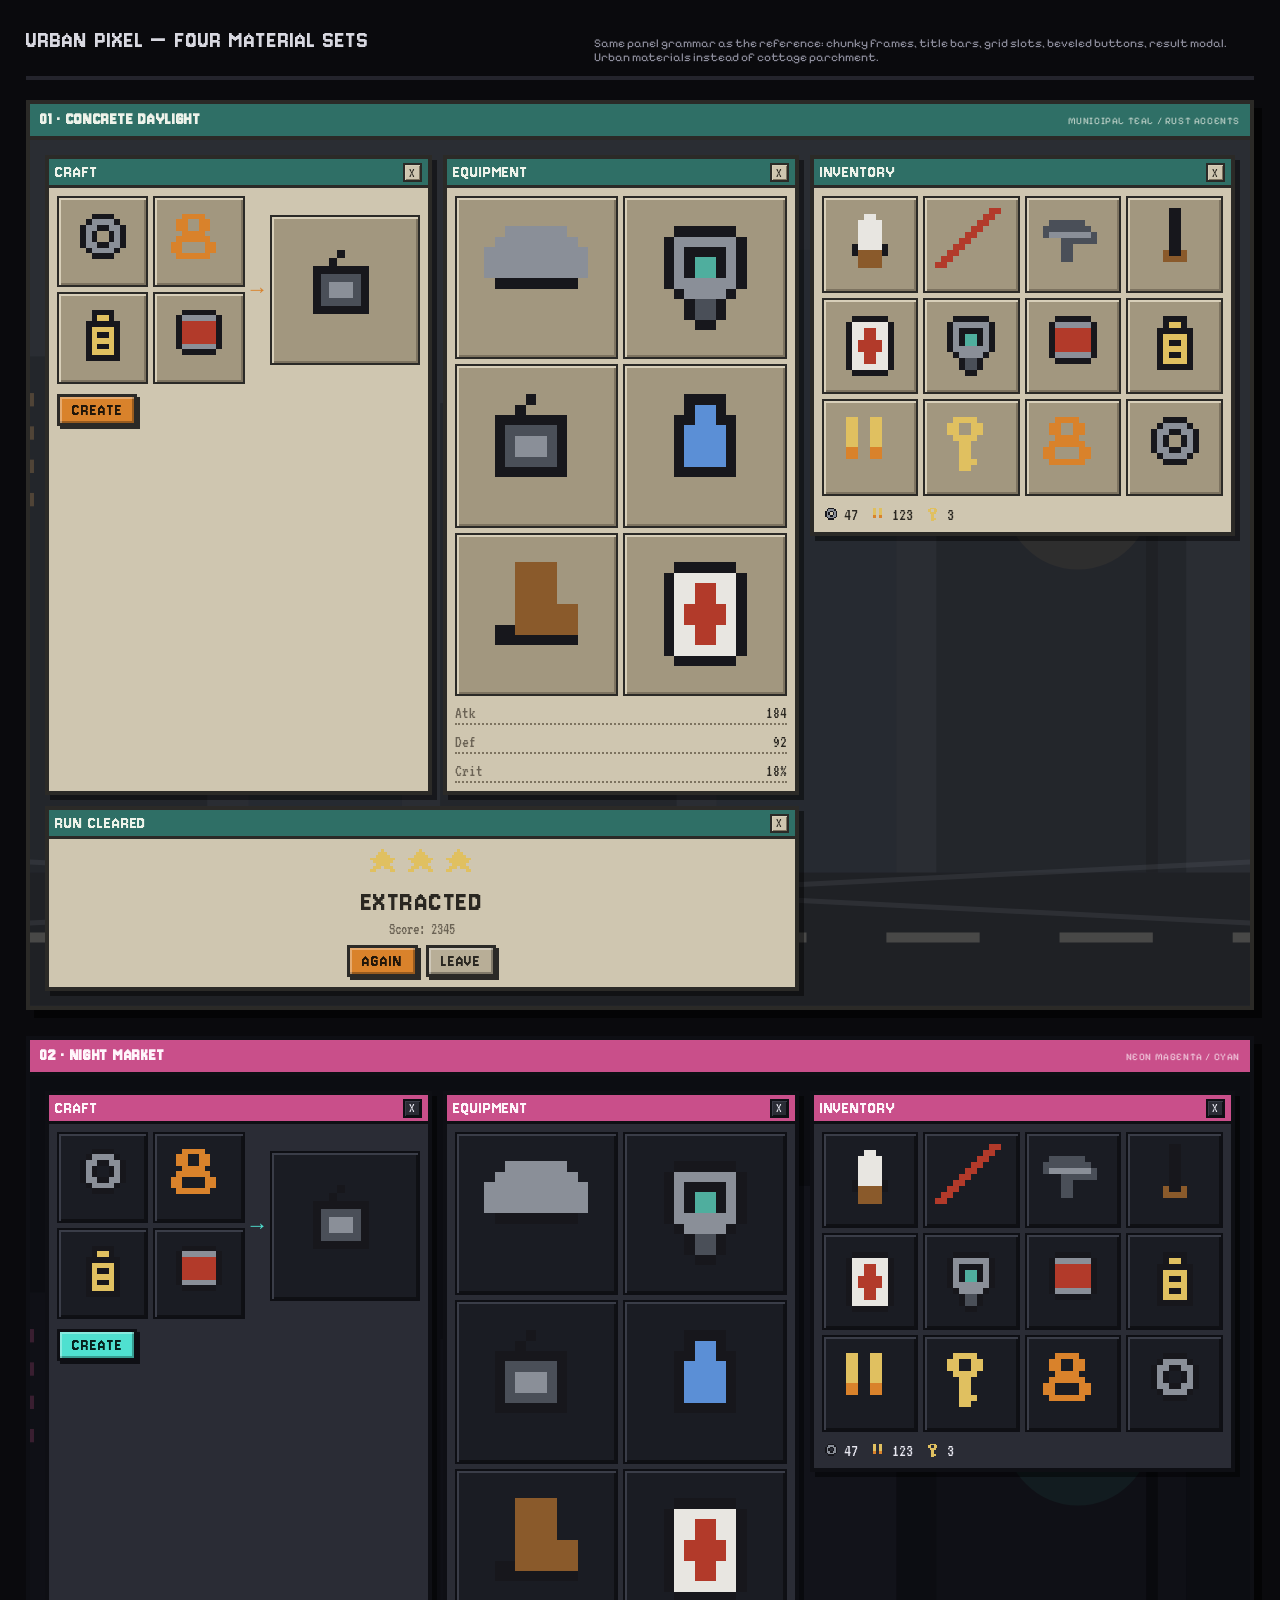
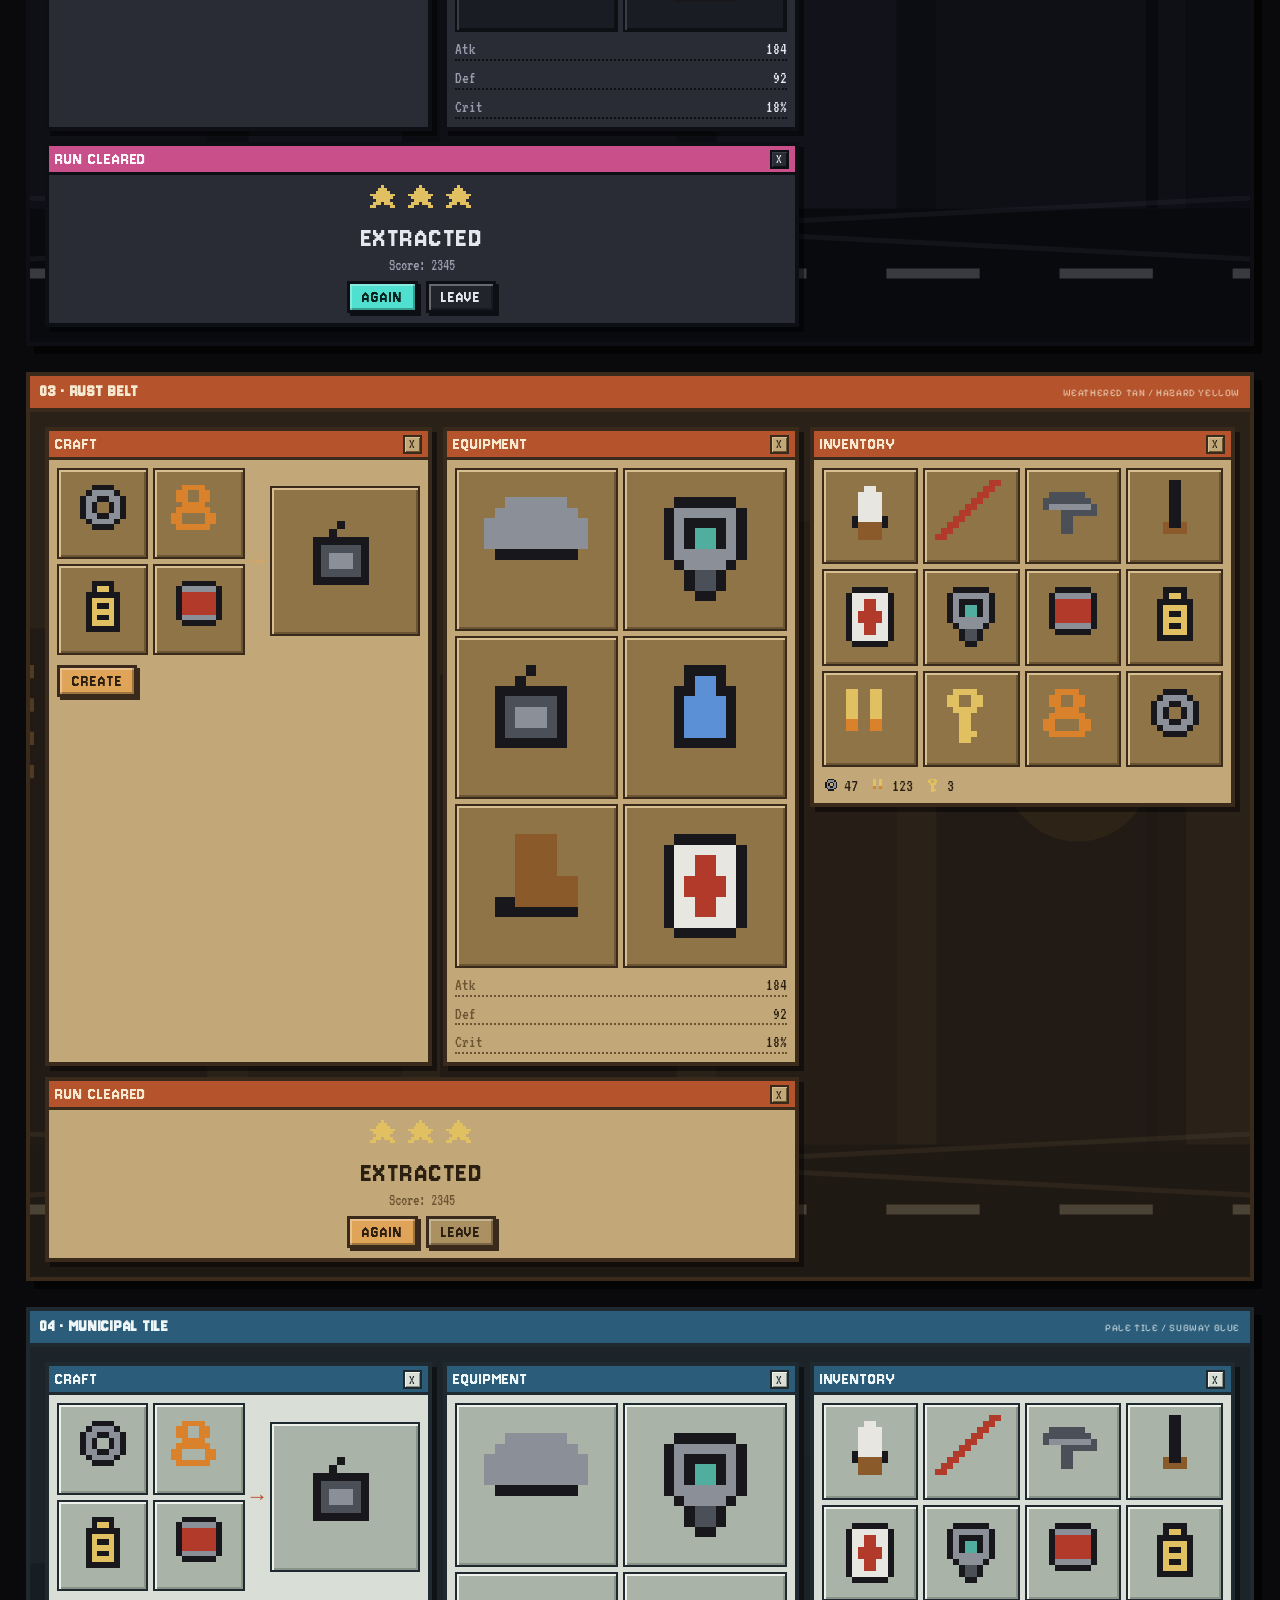
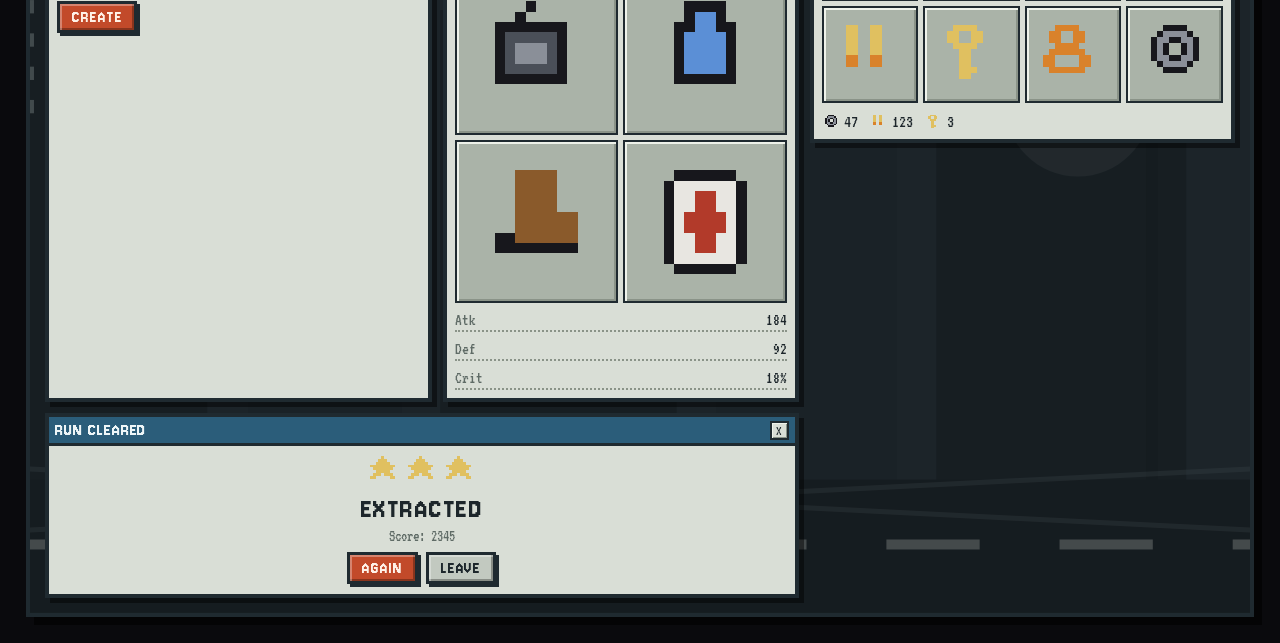
<file: design/urban-pixel.html>
<!DOCTYPE html>
<html lang="en">
<head>
  <meta charset="utf-8" />
  <meta name="viewport" content="width=device-width, initial-scale=1.0" />
  <title>Idleness — Urban Pixel GUI</title>
  <link rel="preconnect" href="https://fonts.googleapis.com" />
  <link rel="preconnect" href="https://fonts.gstatic.com" crossorigin />
  <link
    href="https://fonts.googleapis.com/css2?family=Jersey+10&family=Pixelify+Sans:wght@400;500;600;700&family=VT323&display=swap"
    rel="stylesheet"
  />
  <style>
    * { box-sizing: border-box; }

    body {
      margin: 0;
      padding: 26px;
      background: #0a0a0d;
      color: #d8d8e0;
      font-family: "Pixelify Sans", "Segoe UI", sans-serif;
      font-size: 13px;
    }

    .page-head {
      display: flex;
      align-items: baseline;
      justify-content: space-between;
      gap: 18px;
      flex-wrap: wrap;
      margin-bottom: 20px;
      padding-bottom: 12px;
      border-bottom: 4px solid #24242c;
    }

    .page-head h1 {
      margin: 0;
      font-family: "Jersey 10", monospace;
      font-size: 26px;
      font-weight: 400;
      letter-spacing: 0.04em;
      text-transform: uppercase;
    }

    .page-head p {
      margin: 0;
      color: #8f8f9e;
      font-size: 12px;
      max-width: 660px;
    }

    .grid {
      display: grid;
      grid-template-columns: repeat(auto-fit, minmax(730px, 1fr));
      gap: 26px;
      align-items: start;
    }

    .variant {
      background: var(--panel);
      border: 4px solid var(--frame);
      box-shadow: 8px 8px 0 rgba(0, 0, 0, 0.55);
      color: var(--text);
      filter: drop-shadow(0 0 0 transparent);
    }

    .variant-label {
      display: flex;
      align-items: baseline;
      justify-content: space-between;
      gap: 10px;
      padding: 7px 10px;
      background: var(--title);
      color: var(--title-text);
      border-bottom: 4px solid var(--frame);
      font-family: "Jersey 10", monospace;
      font-size: 18px;
      line-height: 1;
      letter-spacing: 0.04em;
      text-transform: uppercase;
    }

    .variant-label span {
      font-family: "Pixelify Sans", sans-serif;
      font-size: 10px;
      color: var(--title-text);
      opacity: 0.75;
      text-transform: uppercase;
      letter-spacing: 0.06em;
    }

    /* ---------- Urban stage ---------- */
    .stage {
      position: relative;
      display: grid;
      grid-template-columns: 1fr 0.92fr 1.1fr;
      grid-template-rows: auto auto;
      gap: 11px;
      padding: 15px;
      min-height: 500px;
      overflow: hidden;
      background: var(--scene-sky);
      -webkit-font-smoothing: none;
      font-smooth: never;
    }

    .scene {
      position: absolute;
      inset: 0;
      width: 100%;
      height: 100%;
      opacity: 0.55;
      pointer-events: none;
    }

    .stage > .panel { position: relative; z-index: 1; }

    /* ---------- Panel ---------- */
    .panel {
      background: var(--panel);
      border: 4px solid var(--frame);
      filter: drop-shadow(5px 5px 0 rgba(0, 0, 0, 0.45));
      display: grid;
      grid-template-rows: auto 1fr;
      min-width: 0;
    }

    .panel-title {
      display: flex;
      align-items: center;
      justify-content: space-between;
      gap: 8px;
      padding: 4px 6px 3px;
      background: var(--title);
      color: var(--title-text);
      border-bottom: 3px solid var(--frame);
      font-family: "Jersey 10", monospace;
      font-size: 19px;
      line-height: 1;
      letter-spacing: 0.05em;
      text-transform: uppercase;
    }

    .panel-title .x {
      width: 19px;
      height: 19px;
      display: grid;
      place-items: center;
      background: var(--panel);
      border: 2px solid var(--frame);
      color: var(--text);
      font-family: "VT323", monospace;
      font-size: 14px;
      line-height: 1;
      box-shadow: inset 1px 1px 0 var(--slot-light), inset -1px -1px 0 var(--slot-dark);
    }

    .panel-body {
      padding: 8px;
      display: grid;
      gap: 8px;
      align-content: start;
    }

    /* ---------- Slots ---------- */
    .slot-grid {
      display: grid;
      grid-template-columns: repeat(4, minmax(0, 1fr));
      gap: 5px;
    }

    .slot-grid.equip { grid-template-columns: repeat(2, minmax(0, 1fr)); }
    .slot-grid.craft { grid-template-columns: repeat(2, minmax(0, 1fr)); }

    .slot {
      aspect-ratio: 1 / 1;
      display: grid;
      place-items: center;
      background: var(--slot);
      border: 2px solid var(--frame);
      box-shadow: inset 2px 2px 0 var(--slot-light), inset -2px -2px 0 var(--slot-dark);
      min-width: 0;
    }

    .slot svg { width: 78%; height: 78%; shape-rendering: crispEdges; }
    .slot.big svg { width: 66%; height: 66%; }

    /* ---------- Craft ---------- */
    .craft-row {
      display: grid;
      grid-template-columns: 1fr auto 0.8fr;
      gap: 6px;
      align-items: center;
    }

    .craft-arrow {
      font-family: "Jersey 10", monospace;
      font-size: 22px;
      color: var(--accent);
      line-height: 1;
    }

    .create-btn {
      justify-self: start;
      margin-top: 2px;
    }

    /* ---------- Equipment stats ---------- */
    .stat-line {
      display: flex;
      align-items: baseline;
      justify-content: space-between;
      gap: 8px;
      font-family: "VT323", monospace;
      font-size: 17px;
      line-height: 1.05;
      color: var(--muted);
      border-bottom: 2px dotted var(--slot-dark);
      padding-bottom: 1px;
    }

    .stat-line b { color: var(--text); font-weight: 400; }

    /* ---------- Inventory ---------- */
    .inv { align-self: start; }

    .currency-row {
      display: flex;
      align-items: center;
      gap: 12px;
      font-family: "VT323", monospace;
      font-size: 18px;
      color: var(--text);
      padding-top: 2px;
    }

    .currency {
      display: flex;
      align-items: center;
      gap: 4px;
    }

    .currency svg { width: 18px; height: 18px; shape-rendering: crispEdges; }

    /* ---------- Result modal ---------- */
    .result {
      grid-column: 1 / span 2;
      grid-row: 2;
      align-self: stretch;
    }

    .result .panel-body {
      place-items: center;
      text-align: center;
      gap: 4px;
      padding: 10px;
    }

    .stars { display: flex; gap: 4px; }
    .stars svg { width: 34px; height: 34px; shape-rendering: crispEdges; }

    .result-title {
      font-family: "Jersey 10", monospace;
      font-size: 30px;
      line-height: 1;
      letter-spacing: 0.05em;
      color: var(--text);
      text-transform: uppercase;
    }

    .result-sub {
      font-family: "VT323", monospace;
      font-size: 16px;
      color: var(--muted);
      line-height: 1;
    }

    .result-actions { display: flex; gap: 8px; margin-top: 4px; }

    /* ---------- Buttons ---------- */
    .pixel-btn {
      border: 3px solid var(--frame);
      background: var(--accent);
      color: var(--accent-text);
      font-family: "Jersey 10", monospace;
      font-size: 18px;
      line-height: 1;
      letter-spacing: 0.05em;
      text-transform: uppercase;
      padding: 5px 12px 3px;
      cursor: pointer;
      box-shadow:
        inset 2px 2px 0 rgba(255, 255, 255, 0.32),
        inset -2px -2px 0 rgba(0, 0, 0, 0.3),
        3px 3px 0 var(--frame);
    }

    .pixel-btn.alt { background: var(--panel-2); color: var(--text); }

    .pixel-btn:active {
      transform: translate(2px, 2px);
      box-shadow:
        inset 2px 2px 0 rgba(255, 255, 255, 0.32),
        inset -2px -2px 0 rgba(0, 0, 0, 0.3),
        1px 1px 0 var(--frame);
    }

    /* =========================================================
       1. CONCRETE DAYLIGHT — municipal concrete, graffiti teal
       ========================================================= */
    .v-day {
      --frame: #2b2a27;
      --panel: #cfc6b0;
      --panel-2: #b8ae97;
      --slot: #a2977f;
      --slot-light: #d8cfb9;
      --slot-dark: #7d7360;
      --title: #2f6f66;
      --title-text: #eef3ea;
      --accent: #d9822b;
      --accent-text: #21160a;
      --text: #2a2721;
      --muted: #6b6355;
      --scene-sky: #2a2d33;
      --scene-building: #1e2126;
      --scene-building-2: #242830;
      --scene-window: #e0a458;
      --scene-road: #17181b;
      --scene-line: #c9c2b0;
      --scene-pole: #17181b;
      --scene-glow: #e0a458;
      --scene-fence: #8a8f98;
    }

    /* =========================================================
       2. NIGHT MARKET — asphalt, neon magenta + cyan
       ========================================================= */
    .v-night {
      --frame: #0e0f14;
      --panel: #2a2c35;
      --panel-2: #22242c;
      --slot: #1a1c23;
      --slot-light: #3a3d48;
      --slot-dark: #0f1014;
      --title: #c94f8a;
      --title-text: #fff6fb;
      --accent: #4fe0d0;
      --accent-text: #06201d;
      --text: #e6e6ef;
      --muted: #9a9cae;
      --scene-sky: #0c0d12;
      --scene-building: #12141a;
      --scene-building-2: #171922;
      --scene-window: #c94f8a;
      --scene-road: #08090c;
      --scene-line: #d8d8e0;
      --scene-pole: #08090c;
      --scene-glow: #4fe0d0;
      --scene-fence: #5a5d70;
    }

    /* =========================================================
       3. RUST BELT — weathered tan, rust + hazard yellow
       ========================================================= */
    .v-rust {
      --frame: #3a2a1c;
      --panel: #c2a878;
      --panel-2: #ab9162;
      --slot: #8f7448;
      --slot-light: #d8bf92;
      --slot-dark: #6b5432;
      --title: #b5532c;
      --title-text: #f7e9d0;
      --accent: #e0a458;
      --accent-text: #2b1f12;
      --text: #2b1f12;
      --muted: #6b5432;
      --scene-sky: #2a2119;
      --scene-building: #1c1610;
      --scene-building-2: #231b14;
      --scene-window: #e0a458;
      --scene-road: #171310;
      --scene-line: #d8c8a8;
      --scene-pole: #171310;
      --scene-glow: #e0a458;
      --scene-fence: #8a7a5a;
    }

    /* =========================================================
       4. MUNICIPAL TILE — pale tile, subway blue
       ========================================================= */
    .v-muni {
      --frame: #1f2a30;
      --panel: #d9ded6;
      --panel-2: #c2c9c0;
      --slot: #aab3a8;
      --slot-light: #eef2ea;
      --slot-dark: #8a9388;
      --title: #2b5d7a;
      --title-text: #eef6f8;
      --accent: #c24a2a;
      --accent-text: #fff2e8;
      --text: #1d262b;
      --muted: #5f6b66;
      --scene-sky: #1c2429;
      --scene-building: #141a1e;
      --scene-building-2: #192126;
      --scene-window: #c9d6d0;
      --scene-road: #111619;
      --scene-line: #d9ded6;
      --scene-pole: #111619;
      --scene-glow: #c9d6d0;
      --scene-fence: #6f7d80;
    }

    @media (max-width: 780px) {
      body { padding: 12px; }
      .grid { grid-template-columns: 1fr; }
      .stage { grid-template-columns: 1fr 1fr; }
      .inv { grid-column: 1 / span 2; }
      .result { grid-column: 1 / span 2; grid-row: auto; }
    }
  </style>
</head>
<body>
  <header class="page-head">
    <h1>Urban Pixel — Four Material Sets</h1>
    <p>
      Same panel grammar as the reference: chunky frames, title bars, grid slots, beveled
      buttons, result modal. Urban materials instead of cottage parchment.
    </p>
  </header>

  <main class="grid" id="grid"></main>

  <script>
    /* ---------- Pixel icon renderer ---------- */
    const PALETTE = {
      k: "#17171c",
      g: "#8a8f98",
      l: "#c8ccd4",
      d: "#4a4f58",
      r: "#b23a2a",
      o: "#d9822b",
      y: "#e0c060",
      b: "#5b8fd6",
      t: "#4fae9e",
      n: "#8a5a2b",
      G: "#6fae7b",
      w: "#e8e6e1",
      p: "#b45cff",
      s: "#9aa3ad"
    };

    const ICONS = {
      knife: [
        "............",
        ".....ww.....",
        "....wwww....",
        "....wwww....",
        "....wwww....",
        "....wwww....",
        "...kwwwwk...",
        "...knnnnk...",
        "....nnnn....",
        "....nnnn....",
        "............",
        "............"
      ],
      crowbar: [
        ".........rr.",
        "........rr..",
        ".......rr...",
        "......rr....",
        ".....rr.....",
        "....rr......",
        "...rr.......",
        "..rr........",
        ".rr.........",
        "rr..........",
        "............",
        "............"
      ],
      pistol: [
        "............",
        "............",
        "..dddddd....",
        ".dddddddd...",
        ".dgggggggd..",
        "....dddddd..",
        "....dd......",
        "....dd......",
        "....dd......",
        "............",
        "............",
        "............"
      ],
      baton: [
        ".....kk.....",
        ".....kk.....",
        ".....kk.....",
        ".....kk.....",
        ".....kk.....",
        ".....kk.....",
        ".....kk.....",
        "....nkkn....",
        "....nnnn....",
        "............",
        "............",
        "............"
      ],
      medkit: [
        "............",
        "...kkkkkk...",
        "..kwwwwwwk..",
        "..kwwrrwwk..",
        "..kwwrrwwk..",
        "..kwrrrrwk..",
        "..kwrrrrwk..",
        "..kwwrrwwk..",
        "..kwwrrwwk..",
        "..kwwwwwwk..",
        "...kkkkkk...",
        "............"
      ],
      gasmask: [
        "............",
        "...kkkkkk...",
        "..kggggggk..",
        "..kgkkkkgk..",
        "..kgkttkgk..",
        "..kgkttkgk..",
        "..kggggggk..",
        "...kggggk...",
        "....kddk....",
        "....kddk....",
        ".....kk.....",
        "............"
      ],
      can: [
        "............",
        "...kkkkkk...",
        "..kggggggk..",
        "..krrrrrrk..",
        "..krrrrrrk..",
        "..krrrrrrk..",
        "..krrrrrrk..",
        "..kggggggk..",
        "...kkkkkk...",
        "............",
        "............",
        "............"
      ],
      battery: [
        "............",
        "....kkkk....",
        "....kyyk....",
        "...kkkkkk...",
        "...kyyyyk...",
        "...kykkyk...",
        "...kyyyyk...",
        "...kykkyk...",
        "...kyyyyk...",
        "...kkkkkk...",
        "............",
        "............"
      ],
      ammo: [
        "............",
        "..yy..yy....",
        "..yy..yy....",
        "..yy..yy....",
        "..yy..yy....",
        "..yy..yy....",
        "..oo..oo....",
        "..oo..oo....",
        "............",
        "............",
        "............",
        "............"
      ],
      key: [
        "............",
        "...yyyy.....",
        "..yy..yy....",
        "..yy..yy....",
        "...yyyy.....",
        "....yy......",
        "....yy......",
        "....yy......",
        "....yyy.....",
        "....yy......",
        "............",
        "............"
      ],
      wire: [
        "............",
        "...oooo.....",
        "..oo..oo....",
        "..oo..oo....",
        "...oooo.....",
        "..oooooo....",
        ".oo....oo...",
        ".oo....oo...",
        "..oooooo....",
        "............",
        "............",
        "............"
      ],
      helmet: [
        "............",
        "...gggggg...",
        "..gggggggg..",
        ".gggggggggg.",
        ".gggggggggg.",
        ".gggggggggg.",
        "..kkkkkkkk..",
        "............",
        "............",
        "............",
        "............",
        "............"
      ],
      boot: [
        "............",
        "....nnnn....",
        "....nnnn....",
        "....nnnn....",
        "....nnnn....",
        "....nnnnnn..",
        "....nnnnnn..",
        "..kknnnnnn..",
        "..kkkkkkkk..",
        "............",
        "............",
        "............"
      ],
      radio: [
        "............",
        ".....k......",
        "....k.......",
        "..kkkkkkk...",
        "..kdddddk...",
        "..kdgggdk...",
        "..kdgggdk...",
        "..kdddddk...",
        "..kkkkkkk...",
        "............",
        "............",
        "............"
      ],
      water: [
        "............",
        "....kkkk....",
        "....kbbk....",
        "...kkbbkk...",
        "...kbbbbk...",
        "...kbbbbk...",
        "...kbbbbk...",
        "...kbbbbk...",
        "...kkkkkk...",
        "............",
        "............",
        "............"
      ],
      scrap: [
        "............",
        "....kkkk....",
        "...kggggk...",
        "..kggkkggk..",
        "..kgk..kgk..",
        "..kgk..kgk..",
        "..kggkkggk..",
        "...kggggk...",
        "....kkkk....",
        "............",
        "............",
        "............"
      ],
      star: [
        ".....y......",
        "....yyy.....",
        "...yyyyy....",
        ".yyyyyyyyy..",
        "..yyyyyyy...",
        "...yyyyy....",
        "..yyy.yyy...",
        ".yy.....yy..",
        "............",
        "............",
        "............",
        "............"
      ]
    };

    const icon = (name, cls = "") => {
      const rows = ICONS[name] || ICONS.scrap;
      const rects = rows.flatMap((row, y) =>
        [...row].map((ch, x) => {
          const fill = PALETTE[ch];
          return fill ? `<rect x="${x}" y="${y}" width="1" height="1" fill="${fill}"/>` : "";
        })
      ).join("");

      return `<svg class="${cls}" viewBox="0 0 12 12" aria-hidden="true">${rects}</svg>`;
    };

    const slot = (name, extra = "") =>
      `<div class="slot ${extra}">${name ? icon(name) : ""}</div>`;

    const scene = () => `
      <svg class="scene" viewBox="0 0 800 520" preserveAspectRatio="xMidYMid slice" aria-hidden="true">
        <rect width="800" height="520" fill="var(--scene-sky)"/>

        <rect x="10" y="130" width="130" height="320" fill="var(--scene-building)"/>
        <rect x="165" y="86" width="92" height="364" fill="var(--scene-building-2)"/>
        <rect x="280" y="158" width="142" height="292" fill="var(--scene-building)"/>
        <rect x="446" y="66" width="108" height="384" fill="var(--scene-building-2)"/>
        <rect x="578" y="138" width="150" height="312" fill="var(--scene-building)"/>

        <g fill="var(--scene-window)" opacity="0.42">
          <rect x="28" y="152" width="8" height="8"/><rect x="46" y="152" width="8" height="8"/>
          <rect x="64" y="152" width="8" height="8"/><rect x="28" y="172" width="8" height="8"/>
          <rect x="46" y="172" width="8" height="8"/><rect x="64" y="172" width="8" height="8"/>
          <rect x="28" y="192" width="8" height="8"/><rect x="46" y="192" width="8" height="8"/>
          <rect x="28" y="212" width="8" height="8"/><rect x="64" y="212" width="8" height="8"/>

          <rect x="180" y="106" width="8" height="8"/><rect x="198" y="106" width="8" height="8"/>
          <rect x="216" y="106" width="8" height="8"/><rect x="180" y="126" width="8" height="8"/>
          <rect x="198" y="126" width="8" height="8"/><rect x="216" y="126" width="8" height="8"/>
          <rect x="180" y="146" width="8" height="8"/><rect x="216" y="146" width="8" height="8"/>

          <rect x="300" y="180" width="8" height="8"/><rect x="320" y="180" width="8" height="8"/>
          <rect x="340" y="180" width="8" height="8"/><rect x="300" y="200" width="8" height="8"/>
          <rect x="320" y="200" width="8" height="8"/><rect x="340" y="200" width="8" height="8"/>
          <rect x="300" y="220" width="8" height="8"/><rect x="340" y="220" width="8" height="8"/>

          <rect x="466" y="88" width="8" height="8"/><rect x="486" y="88" width="8" height="8"/>
          <rect x="506" y="88" width="8" height="8"/><rect x="466" y="108" width="8" height="8"/>
          <rect x="486" y="108" width="8" height="8"/><rect x="506" y="108" width="8" height="8"/>
          <rect x="466" y="128" width="8" height="8"/><rect x="506" y="128" width="8" height="8"/>

          <rect x="598" y="160" width="8" height="8"/><rect x="618" y="160" width="8" height="8"/>
          <rect x="638" y="160" width="8" height="8"/><rect x="598" y="180" width="8" height="8"/>
          <rect x="618" y="180" width="8" height="8"/><rect x="638" y="180" width="8" height="8"/>
          <rect x="598" y="200" width="8" height="8"/><rect x="638" y="200" width="8" height="8"/>
        </g>

        <g fill="var(--title)" opacity="0.28">
          <rect x="60" y="300" width="64" height="8"/>
          <rect x="70" y="312" width="42" height="8"/>
        </g>

        <rect y="440" width="800" height="80" fill="var(--scene-road)"/>
        <g fill="var(--scene-line)" opacity="0.42">
          <rect x="28" y="476" width="56" height="6"/>
          <rect x="132" y="476" width="56" height="6"/>
          <rect x="236" y="476" width="56" height="6"/>
          <rect x="340" y="476" width="56" height="6"/>
          <rect x="444" y="476" width="56" height="6"/>
          <rect x="548" y="476" width="56" height="6"/>
          <rect x="652" y="476" width="56" height="6"/>
          <rect x="756" y="476" width="32" height="6"/>
        </g>

        <rect x="704" y="224" width="7" height="216" fill="var(--scene-pole)"/>
        <rect x="662" y="218" width="49" height="7" fill="var(--scene-pole)"/>
        <rect x="656" y="210" width="14" height="8" fill="var(--scene-glow)"/>
        <circle cx="663" cy="214" r="44" fill="var(--scene-glow)" opacity="0.1"/>

        <g stroke="var(--scene-fence)" stroke-width="3" opacity="0.22">
          <path d="M0 432 L800 472"/>
          <path d="M0 472 L800 432"/>
        </g>
      </svg>
    `;

    const mock = () => `
      <div class="stage">
        ${scene()}

        <!-- CRAFT -->
        <section class="panel">
          <div class="panel-title"><span>Craft</span><span class="x">x</span></div>
          <div class="panel-body">
            <div class="craft-row">
              <div class="slot-grid craft">
                ${slot("scrap")}
                ${slot("wire")}
                ${slot("battery")}
                ${slot("can")}
              </div>
              <div class="craft-arrow">&rarr;</div>
              ${slot("radio", "big")}
            </div>
            <button class="pixel-btn create-btn">Create</button>
          </div>
        </section>

        <!-- EQUIPMENT -->
        <section class="panel">
          <div class="panel-title"><span>Equipment</span><span class="x">x</span></div>
          <div class="panel-body">
            <div class="slot-grid equip">
              ${slot("helmet")}
              ${slot("gasmask")}
              ${slot("radio")}
              ${slot("water")}
              ${slot("boot")}
              ${slot("medkit")}
            </div>
            <div class="stat-line"><span>Atk</span><b>184</b></div>
            <div class="stat-line"><span>Def</span><b>92</b></div>
            <div class="stat-line"><span>Crit</span><b>18%</b></div>
          </div>
        </section>

        <!-- INVENTORY -->
        <section class="panel inv">
          <div class="panel-title"><span>Inventory</span><span class="x">x</span></div>
          <div class="panel-body">
            <div class="slot-grid">
              ${slot("knife")}
              ${slot("crowbar")}
              ${slot("pistol")}
              ${slot("baton")}
              ${slot("medkit")}
              ${slot("gasmask")}
              ${slot("can")}
              ${slot("battery")}
              ${slot("ammo")}
              ${slot("key")}
              ${slot("wire")}
              ${slot("scrap")}
            </div>
            <div class="currency-row">
              <span class="currency">${icon("scrap")} 47</span>
              <span class="currency">${icon("ammo")} 123</span>
              <span class="currency">${icon("key")} 3</span>
            </div>
          </div>
        </section>

        <!-- RESULT -->
        <section class="panel result">
          <div class="panel-title"><span>Run Cleared</span><span class="x">x</span></div>
          <div class="panel-body">
            <div class="stars">${icon("star")}${icon("star")}${icon("star")}</div>
            <div class="result-title">Extracted</div>
            <div class="result-sub">Score: 2345</div>
            <div class="result-actions">
              <button class="pixel-btn">Again</button>
              <button class="pixel-btn alt">Leave</button>
            </div>
          </div>
        </section>
      </div>
    `;

    const VARIANTS = [
      { cls: "v-day", name: "01 · Concrete Daylight", ref: "municipal teal / rust accents" },
      { cls: "v-night", name: "02 · Night Market", ref: "neon magenta / cyan" },
      { cls: "v-rust", name: "03 · Rust Belt", ref: "weathered tan / hazard yellow" },
      { cls: "v-muni", name: "04 · Municipal Tile", ref: "pale tile / subway blue" }
    ];

    document.getElementById("grid").innerHTML = VARIANTS.map(v => `
      <article class="variant ${v.cls}">
        <div class="variant-label">
          <b>${v.name}</b>
          <span>${v.ref}</span>
        </div>
        ${mock()}
      </article>
    `).join("");
  </script>
</body>
</html>
</file>
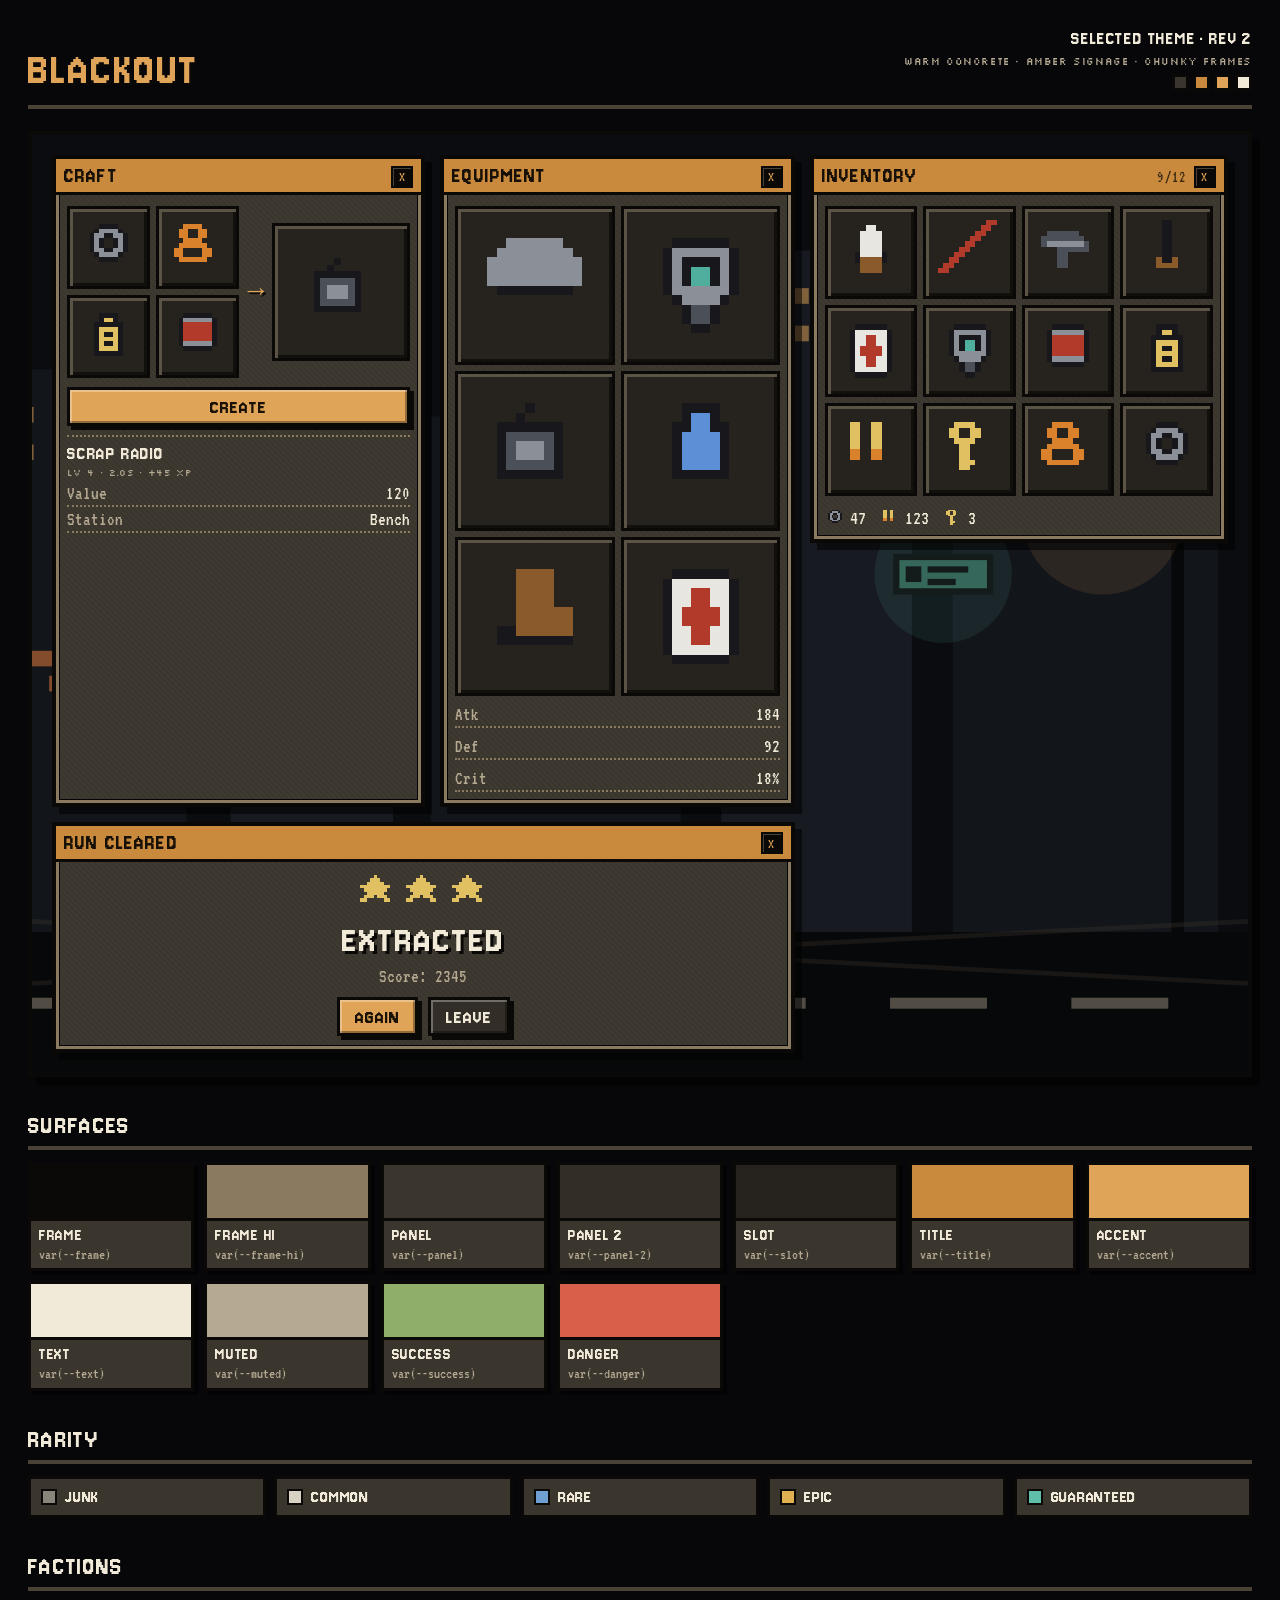
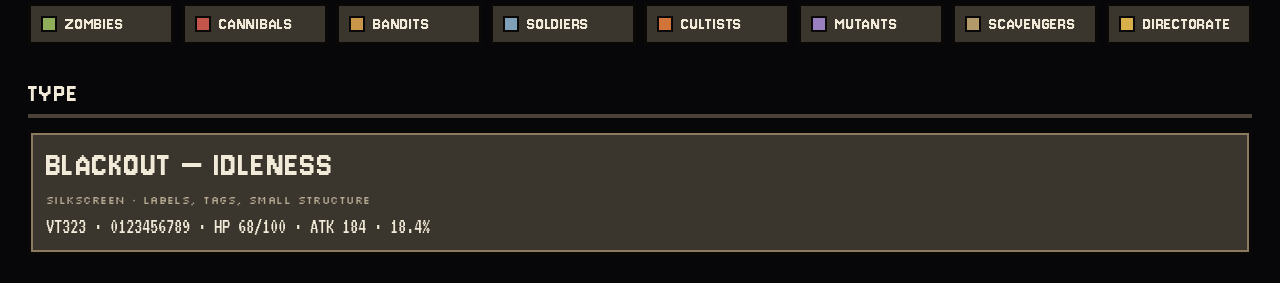
<file: design/themes/rejected/blackout.html>
<!DOCTYPE html>
<html lang="en" data-theme="blackout">
<head>
  <meta charset="utf-8" />
  <meta name="viewport" content="width=device-width, initial-scale=1.0" />
  <title>Idleness — Blackout Theme (Rev 2)</title>
  <link rel="preconnect" href="https://fonts.googleapis.com" />
  <link rel="preconnect" href="https://fonts.gstatic.com" crossorigin />
  <link
    href="https://fonts.googleapis.com/css2?family=Jersey+10&family=Silkscreen:wght@400;700&family=VT323&display=swap"
    rel="stylesheet"
  />
  <link rel="stylesheet" href="blackout.css" />
  <style>
    * { box-sizing: border-box; }

    body {
      margin: 0;
      padding: 28px;
      background: #07070a;
      color: var(--text);
      font-family: var(--font-ui);
      font-size: var(--text-sm);
      -webkit-font-smoothing: none;
      font-smooth: never;
    }

    .page-head {
      display: flex;
      align-items: flex-end;
      justify-content: space-between;
      gap: 20px;
      flex-wrap: wrap;
      margin-bottom: 22px;
      padding-bottom: 14px;
      border-bottom: var(--frame-width) solid var(--frame-soft);
    }

    .page-head h1 {
      margin: 0;
      font-family: var(--font-display);
      font-size: 48px;
      font-weight: 400;
      line-height: 0.88;
      letter-spacing: 0.04em;
      text-transform: uppercase;
      color: var(--accent);
      text-shadow: 3px 3px 0 var(--frame);
    }

    .head-meta {
      display: grid;
      gap: 6px;
      text-align: right;
      color: var(--muted);
      font-size: var(--text-xs);
      letter-spacing: 0.06em;
      text-transform: uppercase;
    }

    .head-meta b {
      color: var(--text);
      font-family: var(--font-display);
      font-size: 20px;
      font-weight: 400;
      letter-spacing: 0.04em;
    }

    .chips { display: flex; gap: 4px; justify-content: flex-end; }

    .chips span {
      width: 17px;
      height: 17px;
      border: 3px solid var(--frame);
    }

    /* ---------- Stage ---------- */
    .stage {
      position: relative;
      display: grid;
      grid-template-columns: 1fr 0.95fr 1.12fr;
      grid-template-rows: auto auto;
      gap: 15px;
      padding: 20px;
      min-height: 590px;
      overflow: hidden;
      background: var(--scene-sky);
      border: var(--frame-width) solid var(--frame);
      box-shadow: var(--shadow-panel);
    }

    .scene {
      position: absolute;
      inset: 0;
      width: 100%;
      height: 100%;
      opacity: 0.85;
      pointer-events: none;
    }

    .stage > .panel { position: relative; z-index: 1; }

    /* ---------- Panel chrome ---------- */
    .panel {
      background-color: var(--panel);
      background-image: repeating-linear-gradient(
        45deg,
        rgba(255, 255, 255, 0.018) 0 2px,
        transparent 2px 4px
      );
      border: var(--frame-width) solid var(--frame);
      box-shadow:
        inset 0 0 0 var(--frame-inset) var(--frame-hi),
        inset 0 0 0 calc(var(--frame-inset) + 1px) var(--frame-deep),
        7px 7px 0 rgba(0, 0, 0, 0.55);
      display: grid;
      grid-template-rows: auto 1fr;
      min-width: 0;
    }

    .panel-title {
      display: flex;
      align-items: center;
      justify-content: space-between;
      gap: 8px;
      padding: 6px 8px 4px;
      background: var(--title);
      color: var(--title-text);
      border-bottom: var(--control-width) solid var(--frame);
      font-family: var(--font-display);
      font-size: 23px;
      line-height: 1;
      letter-spacing: 0.05em;
      text-transform: uppercase;
      text-shadow: none;
    }

    .panel-title .count {
      font-family: var(--font-mono);
      font-size: 16px;
      line-height: 1;
      color: var(--title-text);
      opacity: 0.8;
      margin-left: auto;
    }

    .panel-title .x {
      width: 22px;
      height: 22px;
      flex: 0 0 auto;
      display: grid;
      place-items: center;
      background: var(--frame);
      border: 2px solid var(--frame);
      color: var(--accent);
      font-family: var(--font-mono);
      font-size: 15px;
      line-height: 1;
      box-shadow: inset 1px 1px 0 var(--frame-soft);
    }

    .panel-body {
      padding: 11px;
      display: grid;
      gap: 9px;
      align-content: start;
    }

    /* ---------- Slots ---------- */
    .slot-grid {
      display: grid;
      grid-template-columns: repeat(4, minmax(0, 1fr));
      gap: 6px;
    }

    .slot-grid.equip { grid-template-columns: repeat(2, minmax(0, 1fr)); }
    .slot-grid.craft { grid-template-columns: repeat(2, minmax(0, 1fr)); }

    .slot {
      aspect-ratio: 1 / 1;
      display: grid;
      place-items: center;
      background: var(--slot);
      border: var(--slot-width) solid var(--frame);
      box-shadow:
        inset 3px 3px 0 var(--slot-light),
        inset -3px -3px 0 var(--slot-dark);
      min-width: 0;
    }

    .slot svg { width: 74%; height: 74%; shape-rendering: crispEdges; }
    .slot.big svg { width: 62%; height: 62%; }

    /* ---------- Craft ---------- */
    .craft-row {
      display: grid;
      grid-template-columns: 1fr auto 0.8fr;
      gap: 8px;
      align-items: center;
    }

    .craft-arrow {
      font-family: var(--font-display);
      font-size: 28px;
      color: var(--accent);
      line-height: 1;
      text-shadow: 2px 2px 0 var(--frame);
    }

    .recipe {
      display: grid;
      gap: 3px;
      border-top: 2px dotted var(--frame-hi);
      padding-top: 7px;
    }

    .recipe-name {
      font-family: var(--font-display);
      font-size: 20px;
      line-height: 1;
      letter-spacing: 0.04em;
      text-transform: uppercase;
      color: var(--text);
    }

    .recipe-meta {
      font-family: var(--font-ui);
      font-size: 9px;
      letter-spacing: 0.04em;
      text-transform: uppercase;
      color: var(--muted);
      margin-bottom: 3px;
    }

    /* ---------- Stats ---------- */
    .stat-line {
      display: flex;
      align-items: baseline;
      justify-content: space-between;
      gap: 8px;
      font-family: var(--font-mono);
      font-size: 19px;
      line-height: 1.05;
      color: var(--muted);
      border-bottom: 2px dotted var(--frame-hi);
      padding-bottom: 1px;
    }

    .stat-line b { color: var(--text); font-weight: 400; }

    /* ---------- Inventory ---------- */
    .inv { align-self: start; }

    .currency-row {
      display: flex;
      align-items: center;
      gap: 14px;
      font-family: var(--font-mono);
      font-size: 20px;
      color: var(--text);
      padding-top: 3px;
    }

    .currency { display: flex; align-items: center; gap: 5px; }
    .currency svg { width: 20px; height: 20px; shape-rendering: crispEdges; }

    /* ---------- Result ---------- */
    .result {
      grid-column: 1 / span 2;
      grid-row: 2;
      align-self: stretch;
    }

    .result .panel-body {
      place-items: center;
      text-align: center;
      gap: 6px;
      padding: 13px;
    }

    .stars { display: flex; gap: 6px; }
    .stars svg { width: 40px; height: 40px; shape-rendering: crispEdges; }

    .result-title {
      font-family: var(--font-display);
      font-size: 40px;
      line-height: 1;
      letter-spacing: 0.05em;
      color: var(--text);
      text-transform: uppercase;
      text-shadow: 3px 3px 0 var(--frame);
    }

    .result-sub {
      font-family: var(--font-mono);
      font-size: 19px;
      color: var(--muted);
      line-height: 1;
    }

    .result-actions { display: flex; gap: 10px; margin-top: 5px; }

    /* ---------- Buttons ---------- */
    .pixel-btn {
      border: var(--control-width) solid var(--frame);
      background: var(--accent);
      color: var(--accent-text);
      font-family: var(--font-display);
      font-size: 21px;
      line-height: 1;
      letter-spacing: 0.05em;
      text-transform: uppercase;
      padding: 7px 15px 5px;
      cursor: pointer;
      box-shadow:
        inset 2px 2px 0 rgba(255, 255, 255, 0.3),
        inset -2px -2px 0 rgba(0, 0, 0, 0.35),
        var(--shadow-control);
    }

    .pixel-btn.alt { background: var(--panel-2); color: var(--text); }

    .pixel-btn:active {
      transform: translate(3px, 3px);
      box-shadow:
        inset 2px 2px 0 rgba(255, 255, 255, 0.3),
        inset -2px -2px 0 rgba(0, 0, 0, 0.35),
        1px 1px 0 var(--frame);
    }

    /* ---------- Token sheet ---------- */
    .section-title {
      margin: 34px 0 12px;
      font-family: var(--font-display);
      font-size: 27px;
      font-weight: 400;
      letter-spacing: 0.05em;
      text-transform: uppercase;
      color: var(--text);
      border-bottom: var(--frame-width) solid var(--frame-soft);
      padding-bottom: 6px;
    }

    .tokens {
      display: grid;
      grid-template-columns: repeat(auto-fit, minmax(150px, 1fr));
      gap: 10px;
    }

    .token {
      background: var(--panel);
      border: var(--control-width) solid var(--frame);
      box-shadow: 4px 4px 0 rgba(0, 0, 0, 0.5);
      overflow: hidden;
    }

    .token-swatch { height: 56px; border-bottom: var(--control-width) solid var(--frame); }

    .token-label {
      padding: 6px 8px;
      display: grid;
      gap: 1px;
      font-family: var(--font-mono);
      font-size: 15px;
      line-height: 1.05;
    }

    .token-label b {
      font-family: var(--font-display);
      font-size: 18px;
      font-weight: 400;
      letter-spacing: 0.04em;
      text-transform: uppercase;
      color: var(--text);
    }

    .token-label span { color: var(--muted); }

    .rarity-row, .faction-row {
      display: grid;
      grid-template-columns: repeat(auto-fit, minmax(135px, 1fr));
      gap: 8px;
    }

    .rarity, .faction {
      border: var(--control-width) solid var(--frame);
      background: var(--panel);
      padding: 8px 10px;
      display: flex;
      align-items: center;
      gap: 8px;
      font-family: var(--font-display);
      font-size: 19px;
      letter-spacing: 0.04em;
      text-transform: uppercase;
      color: var(--text);
    }

    .rarity i, .faction i {
      width: 16px;
      height: 16px;
      border: 2px solid var(--frame);
      flex: 0 0 auto;
    }

    .type-sample {
      background: var(--panel);
      border: var(--control-width) solid var(--frame);
      box-shadow: inset 0 0 0 2px var(--frame-hi);
      padding: 15px;
      display: grid;
      gap: 9px;
    }

    .type-sample .display {
      font-family: var(--font-display);
      font-size: 36px;
      line-height: 1;
      letter-spacing: 0.04em;
      text-transform: uppercase;
      color: var(--text);
    }

    .type-sample .ui { font-family: var(--font-ui); font-size: 11px; color: var(--muted); letter-spacing: 0.04em; text-transform: uppercase; }
    .type-sample .mono { font-family: var(--font-mono); font-size: 21px; color: var(--text); }

    @media (max-width: 840px) {
      body { padding: 12px; }
      .stage { grid-template-columns: 1fr 1fr; }
      .inv { grid-column: 1 / span 2; }
      .result { grid-column: 1 / span 2; grid-row: auto; }
    }
  </style>
</head>
<body>
  <header class="page-head">
    <h1>Blackout</h1>
    <div class="head-meta">
      <b>Selected Theme · Rev 2</b>
      <span>Warm concrete · amber signage · chunky frames</span>
      <div class="chips">
        <span style="background: var(--panel)"></span>
        <span style="background: var(--title)"></span>
        <span style="background: var(--accent)"></span>
        <span style="background: var(--text)"></span>
      </div>
    </div>
  </header>

  <section class="stage">
    <svg class="scene" viewBox="0 0 900 600" preserveAspectRatio="xMidYMid slice" aria-hidden="true">
      <rect width="900" height="600" fill="var(--scene-sky)"/>
      <rect x="10" y="150" width="150" height="360" fill="var(--scene-building)"/>
      <rect x="188" y="96" width="104" height="414" fill="var(--scene-building-2)"/>
      <rect x="316" y="180" width="160" height="330" fill="var(--scene-building)"/>
      <rect x="502" y="74" width="122" height="436" fill="var(--scene-building-2)"/>
      <rect x="650" y="158" width="170" height="352" fill="var(--scene-building)"/>

      <g fill="var(--scene-window)" opacity="0.62">
        <rect x="30" y="174" width="10" height="10"/><rect x="52" y="174" width="10" height="10"/>
        <rect x="74" y="174" width="10" height="10"/><rect x="30" y="198" width="10" height="10"/>
        <rect x="52" y="198" width="10" height="10"/><rect x="74" y="198" width="10" height="10"/>
        <rect x="30" y="222" width="10" height="10"/><rect x="74" y="222" width="10" height="10"/>
        <rect x="204" y="118" width="10" height="10"/><rect x="226" y="118" width="10" height="10"/>
        <rect x="248" y="118" width="10" height="10"/><rect x="204" y="142" width="10" height="10"/>
        <rect x="226" y="142" width="10" height="10"/><rect x="248" y="142" width="10" height="10"/>
        <rect x="204" y="166" width="10" height="10"/><rect x="248" y="166" width="10" height="10"/>
        <rect x="338" y="204" width="10" height="10"/><rect x="362" y="204" width="10" height="10"/>
        <rect x="386" y="204" width="10" height="10"/><rect x="338" y="228" width="10" height="10"/>
        <rect x="362" y="228" width="10" height="10"/><rect x="386" y="228" width="10" height="10"/>
        <rect x="338" y="252" width="10" height="10"/><rect x="386" y="252" width="10" height="10"/>
        <rect x="524" y="98" width="10" height="10"/><rect x="548" y="98" width="10" height="10"/>
        <rect x="572" y="98" width="10" height="10"/><rect x="524" y="122" width="10" height="10"/>
        <rect x="548" y="122" width="10" height="10"/><rect x="572" y="122" width="10" height="10"/>
        <rect x="524" y="146" width="10" height="10"/><rect x="572" y="146" width="10" height="10"/>
        <rect x="672" y="182" width="10" height="10"/><rect x="696" y="182" width="10" height="10"/>
        <rect x="720" y="182" width="10" height="10"/><rect x="672" y="206" width="10" height="10"/>
        <rect x="696" y="206" width="10" height="10"/><rect x="720" y="206" width="10" height="10"/>
        <rect x="672" y="230" width="10" height="10"/><rect x="720" y="230" width="10" height="10"/>
      </g>

      <g fill="var(--faction-cultists)" opacity="0.7">
        <rect x="60" y="330" width="78" height="10"/>
        <rect x="72" y="346" width="52" height="10"/>
      </g>

      <rect x="612" y="268" width="64" height="26" fill="var(--frame)"/>
      <rect x="616" y="272" width="56" height="18" fill="var(--rarity-guaranteed)" opacity="0.55"/>
      <rect x="620" y="276" width="10" height="10" fill="var(--frame)"/>
      <rect x="634" y="276" width="26" height="4" fill="var(--frame)"/>
      <rect x="634" y="284" width="18" height="4" fill="var(--frame)"/>
      <circle cx="644" cy="281" r="44" fill="var(--rarity-guaranteed)" opacity="0.12"/>

      <rect y="510" width="900" height="90" fill="var(--scene-road)"/>
      <g fill="var(--scene-line)" opacity="0.5">
        <rect x="30" y="552" width="62" height="7"/><rect x="146" y="552" width="62" height="7"/>
        <rect x="262" y="552" width="62" height="7"/><rect x="378" y="552" width="62" height="7"/>
        <rect x="494" y="552" width="62" height="7"/><rect x="610" y="552" width="62" height="7"/>
        <rect x="726" y="552" width="62" height="7"/><rect x="842" y="552" width="40" height="7"/>
      </g>

      <rect x="790" y="254" width="8" height="256" fill="var(--scene-pole)"/>
      <rect x="744" y="248" width="54" height="8" fill="var(--scene-pole)"/>
      <rect x="738" y="238" width="16" height="9" fill="var(--scene-glow)"/>
      <circle cx="746" cy="242" r="52" fill="var(--scene-glow)" opacity="0.14"/>

      <g stroke="var(--scene-fence)" stroke-width="3" opacity="0.3">
        <path d="M0 500 L900 546"/><path d="M0 546 L900 500"/>
      </g>
    </svg>

    <section class="panel">
      <div class="panel-title"><span>Craft</span><span class="x">x</span></div>
      <div class="panel-body">
        <div class="craft-row">
          <div class="slot-grid craft" id="craft-slots"></div>
          <div class="craft-arrow">&rarr;</div>
          <div class="slot big" id="craft-result"></div>
        </div>
        <button class="pixel-btn create-btn">Create</button>
        <div class="recipe">
          <div class="recipe-name">Scrap Radio</div>
          <div class="recipe-meta">Lv 4 · 2.0s · +45 XP</div>
          <div class="stat-line"><span>Value</span><b>120</b></div>
          <div class="stat-line"><span>Station</span><b>Bench</b></div>
        </div>
      </div>
    </section>

    <section class="panel">
      <div class="panel-title"><span>Equipment</span><span class="x">x</span></div>
      <div class="panel-body">
        <div class="slot-grid equip" id="equip-slots"></div>
        <div class="stat-line"><span>Atk</span><b>184</b></div>
        <div class="stat-line"><span>Def</span><b>92</b></div>
        <div class="stat-line"><span>Crit</span><b>18%</b></div>
      </div>
    </section>

    <section class="panel inv">
      <div class="panel-title"><span>Inventory</span><span class="count">9/12</span><span class="x">x</span></div>
      <div class="panel-body">
        <div class="slot-grid" id="inv-slots"></div>
        <div class="currency-row" id="currency-row"></div>
      </div>
    </section>

    <section class="panel result">
      <div class="panel-title"><span>Run Cleared</span><span class="x">x</span></div>
      <div class="panel-body">
        <div class="stars" id="stars"></div>
        <div class="result-title">Extracted</div>
        <div class="result-sub">Score: 2345</div>
        <div class="result-actions">
          <button class="pixel-btn">Again</button>
          <button class="pixel-btn alt">Leave</button>
        </div>
      </div>
    </section>
  </section>

  <h2 class="section-title">Surfaces</h2>
  <div class="tokens" id="surface-tokens"></div>

  <h2 class="section-title">Rarity</h2>
  <div class="rarity-row" id="rarity-row"></div>

  <h2 class="section-title">Factions</h2>
  <div class="faction-row" id="faction-row"></div>

  <h2 class="section-title">Type</h2>
  <div class="type-sample">
    <div class="display">Blackout — Idleness</div>
    <div class="ui">Silkscreen · labels, tags, small structure</div>
    <div class="mono">VT323 · 0123456789 · HP 68/100 · ATK 184 · 18.4%</div>
  </div>

  <script>
    const PALETTE = {
      k: "#17171c", g: "#8a8f98", l: "#c8ccd4", d: "#4a4f58",
      r: "#b23a2a", o: "#d9822b", y: "#e0c060", b: "#5b8fd6",
      t: "#4fae9e", n: "#8a5a2b", G: "#6fae7b", w: "#e8e6e1",
      p: "#b45cff", s: "#9aa3ad"
    };

    const ICONS = {
      knife: ["............",".....ww.....","....wwww....","....wwww....","....wwww....","....wwww....","...kwwwwk...","...knnnnk...","....nnnn....","....nnnn....","............","............"],
      crowbar: [".........rr.","........rr..",".......rr...","......rr....",".....rr.....","....rr......","...rr.......","..rr........",".rr.........","rr..........","............","............"],
      pistol: ["............","............","..dddddd....",".dddddddd...",".dgggggggd..","....dddddd..","....dd......","....dd......","....dd......","............","............","............"],
      baton: [".....kk.....",".....kk.....",".....kk.....",".....kk.....",".....kk.....",".....kk.....",".....kk.....","....nkkn....","....nnnn....","............","............","............"],
      medkit: ["............","...kkkkkk...","..kwwwwwwk..","..kwwrrwwk..","..kwwrrwwk..","..kwrrrrwk..","..kwrrrrwk..","..kwwrrwwk..","..kwwrrwwk..","..kwwwwwwk..","...kkkkkk...","............"],
      gasmask: ["............","...kkkkkk...","..kggggggk..","..kgkkkkgk..","..kgkttkgk..","..kgkttkgk..","..kggggggk..","...kggggk...","....kddk....","....kddk....",".....kk.....","............"],
      can: ["............","...kkkkkk...","..kggggggk..","..krrrrrrk..","..krrrrrrk..","..krrrrrrk..","..krrrrrrk..","..kggggggk..","...kkkkkk...","............","............","............"],
      battery: ["............","....kkkk....","....kyyk....","...kkkkkk...","...kyyyyk...","...kykkyk...","...kyyyyk...","...kykkyk...","...kyyyyk...","...kkkkkk...","............","............"],
      ammo: ["............","..yy..yy....","..yy..yy....","..yy..yy....","..yy..yy....","..yy..yy....","..oo..oo....","..oo..oo....","............","............","............","............"],
      key: ["............","...yyyy.....","..yy..yy....","..yy..yy....","...yyyy.....","....yy......","....yy......","....yy......","....yyy.....","....yy......","............","............"],
      wire: ["............","...oooo.....","..oo..oo....","..oo..oo....","...oooo.....","..oooooo....",".oo....oo...",".oo....oo...","..oooooo....","............","............","............"],
      helmet: ["............","...gggggg...","..gggggggg..",".gggggggggg.",".gggggggggg.",".gggggggggg.","..kkkkkkkk..","............","............","............","............","............"],
      boot: ["............","....nnnn....","....nnnn....","....nnnn....","....nnnn....","....nnnnnn..","....nnnnnn..","..kknnnnnn..","..kkkkkkkk..","............","............","............"],
      radio: ["............",".....k......","....k.......","..kkkkkkk...","..kdddddk...","..kdgggdk...","..kdgggdk...","..kdddddk...","..kkkkkkk...","............","............","............"],
      water: ["............","....kkkk....","....kbbk....","...kkbbkk...","...kbbbbk...","...kbbbbk...","...kbbbbk...","...kbbbbk...","...kkkkkk...","............","............","............"],
      scrap: ["............","....kkkk....","...kggggk...","..kggkkggk..","..kgk..kgk..","..kgk..kgk..","..kggkkggk..","...kggggk...","....kkkk....","............","............","............"],
      star: [".....y......","....yyy.....","...yyyyy....",".yyyyyyyyy..","..yyyyyyy...","...yyyyy....","..yyy.yyy...",".yy.....yy..","............","............","............","............"]
    };

    const icon = (name) => {
      const rows = ICONS[name] || ICONS.scrap;
      const rects = rows.flatMap((row, y) =>
        [...row].map((ch, x) => {
          const fill = PALETTE[ch];
          return fill ? `<rect x="${x}" y="${y}" width="1" height="1" fill="${fill}"/>` : "";
        })
      ).join("");
      return `<svg viewBox="0 0 12 12" aria-hidden="true">${rects}</svg>`;
    };

    const slot = (name, extra = "") =>
      `<div class="slot ${extra}">${name ? icon(name) : ""}</div>`;

    document.getElementById("craft-slots").innerHTML =
      slot("scrap") + slot("wire") + slot("battery") + slot("can");
    document.getElementById("craft-result").innerHTML = icon("radio");

    document.getElementById("equip-slots").innerHTML =
      slot("helmet") + slot("gasmask") + slot("radio") +
      slot("water") + slot("boot") + slot("medkit");

    document.getElementById("inv-slots").innerHTML =
      slot("knife") + slot("crowbar") + slot("pistol") + slot("baton") +
      slot("medkit") + slot("gasmask") + slot("can") + slot("battery") +
      slot("ammo") + slot("key") + slot("wire") + slot("scrap");

    document.getElementById("currency-row").innerHTML = `
      <span class="currency">${icon("scrap")} 47</span>
      <span class="currency">${icon("ammo")} 123</span>
      <span class="currency">${icon("key")} 3</span>
    `;

    document.getElementById("stars").innerHTML = icon("star") + icon("star") + icon("star");

    const SURFACES = [
      ["Frame", "var(--frame)"],
      ["Frame Hi", "var(--frame-hi)"],
      ["Panel", "var(--panel)"],
      ["Panel 2", "var(--panel-2)"],
      ["Slot", "var(--slot)"],
      ["Title", "var(--title)"],
      ["Accent", "var(--accent)"],
      ["Text", "var(--text)"],
      ["Muted", "var(--muted)"],
      ["Success", "var(--success)"],
      ["Danger", "var(--danger)"]
    ];

    document.getElementById("surface-tokens").innerHTML = SURFACES.map(([label, color]) => `
      <div class="token">
        <div class="token-swatch" style="background:${color}"></div>
        <div class="token-label"><b>${label}</b><span>${color}</span></div>
      </div>
    `).join("");

    const RARITIES = [
      ["Junk", "var(--rarity-junk)"],
      ["Common", "var(--rarity-common)"],
      ["Rare", "var(--rarity-rare)"],
      ["Epic", "var(--rarity-epic)"],
      ["Guaranteed", "var(--rarity-guaranteed)"]
    ];

    document.getElementById("rarity-row").innerHTML = RARITIES.map(([label, color]) => `
      <div class="rarity"><i style="background:${color}"></i>${label}</div>
    `).join("");

    const FACTIONS = [
      ["Zombies", "var(--faction-zombies)"],
      ["Cannibals", "var(--faction-cannibals)"],
      ["Bandits", "var(--faction-bandits)"],
      ["Soldiers", "var(--faction-soldiers)"],
      ["Cultists", "var(--faction-cultists)"],
      ["Mutants", "var(--faction-mutants)"],
      ["Scavengers", "var(--faction-scavengers)"],
      ["Directorate", "var(--faction-directorate)"]
    ];

    document.getElementById("faction-row").innerHTML = FACTIONS.map(([label, color]) => `
      <div class="faction"><i style="background:${color}"></i>${label}</div>
    `).join("");
  </script>
</body>
</html>
</file>
<file: design/themes/night-market.css>
﻿/* ============================================================
   Idleness - Night Market theme tokens
   Selected: 2026-10-26 - title: Steel Blue (#3a5f8a)
   Usage: <html data-theme="night-market"> or class="theme-night-market"
   Rules: 4px panel frames, 3px controls, 2px slots, hard shadows.
   ============================================================ */

:root[data-theme="night-market"],
.theme-night-market {
  /* ---------- Chrome ---------- */
  --frame: #0e0f14;
  --frame-soft: #3a3d48;
  --frame-deep: #08090c;

  /* ---------- Surfaces ---------- */
  --panel: #2a2c35;
  --panel-2: #22242c;
  --slot: #1a1c23;
  --slot-light: #3a3d48;
  --slot-dark: #0f1014;

  /* ---------- Title (Steel Blue) ---------- */
  --title: #3a5f8a;
  --title-text: #eaf2ff;

  /* ---------- Text / interaction ---------- */
  --text: #e6e6ef;
  --muted: #9a9cae;

  --accent: #4fe0d0;
  --accent-2: #7ff0e4;
  --accent-text: #06201d;

  --success: #6fae7b;
  --danger: #d95f4a;
  --info: #7fa0b8;
  --warning: #e0a458;

  --hp: var(--success);
  --xp: var(--accent);
  --focus: var(--accent-2);
  --shadow: #000000;
  --overlay: rgba(0, 0, 0, 0.66);

  /* ---------- Scene ---------- */
  --scene-sky: #0c0d12;
  --scene-building: #12141a;
  --scene-building-2: #171922;
  --scene-window: #7fa8d8;
  --scene-road: #08090c;
  --scene-line: #d8d8e0;
  --scene-pole: #08090c;
  --scene-glow: #4fe0d0;
  --scene-fence: #5a5d70;

  /* ---------- Rarity ---------- */
  --rarity-junk: #6f737c;
  --rarity-common: #c9ccd2;
  --rarity-rare: #5b93c9;
  --rarity-epic: #d8a93f;
  --rarity-guaranteed: #4fae9e;

  /* ---------- Factions ---------- */
  --faction-zombies: #7f9c4a;
  --faction-cannibals: #b5473c;
  --faction-bandits: #b8863b;
  --faction-soldiers: #6f8fae;
  --faction-cultists: #c2652f;
  --faction-mutants: #8a6fb0;
  --faction-scavengers: #a08a5a;
  --faction-directorate: #c9a227;

  /* ---------- Typography ---------- */
  --font-display: "Jersey 10", "Silkscreen", monospace;
  --font-ui: "Pixelify Sans", "Segoe UI", sans-serif;
  --font-mono: "VT323", Consolas, monospace;

  --text-xs: 10px;
  --text-sm: 12px;
  --text-md: 14px;
  --text-lg: 18px;
  --text-xl: 26px;
  --text-2xl: 34px;

  /* ---------- Spacing / shape ---------- */
  --space-1: 4px;
  --space-2: 8px;
  --space-3: 12px;
  --space-4: 16px;
  --space-5: 24px;
  --space-6: 32px;

  --frame-width: 4px;
  --control-width: 3px;
  --slot-width: 2px;
  --radius: 0;

  --shadow-panel: 7px 7px 0 rgba(0, 0, 0, 0.55);
  --shadow-control: 3px 3px 0 var(--frame);
}
</file>
<file: src/ui/styles.css>
﻿/* ============================================================
   Idleness UI prototype
   Layout: old shell/sidebar/pages
   Theme: Night Market - Steel Blue tokens
   ============================================================ */

* { box-sizing: border-box; }

html, body { height: 100%; }

body {
  margin: 0;
  min-width: 1180px;
  overflow: hidden;
  background: #07070a;
  color: var(--text);
  font-family: var(--font-ui);
  font-size: 11px;
  -webkit-font-smoothing: none;
  font-smooth: never;
}

button, select { font: inherit; }

/* ---------- Shell ---------- */
.game-shell { display: flex; height: 100vh; }

.sidebar {
  width: 250px;
  flex: 0 0 250px;
  display: flex;
  flex-direction: column;
  background: var(--panel);
  border-right: var(--frame-width) solid var(--frame);
  overflow-y: auto;
}

.sidebar::-webkit-scrollbar,
.content::-webkit-scrollbar,
.log::-webkit-scrollbar { width: 10px; }

.sidebar::-webkit-scrollbar-track,
.content::-webkit-scrollbar-track,
.log::-webkit-scrollbar-track { background: var(--frame-deep); }

.sidebar::-webkit-scrollbar-thumb,
.content::-webkit-scrollbar-thumb,
.log::-webkit-scrollbar-thumb { background: var(--frame-soft); border: 2px solid var(--frame-deep); }

.logo {
  padding: 13px 14px 11px;
  background: var(--panel-2);
  border-bottom: var(--control-width) solid var(--frame);
  box-shadow: inset 0 -2px 0 var(--frame-soft);
}

.logo h1 {
  margin: 0;
  font-family: var(--font-display);
  font-size: 30px;
  font-weight: 400;
  line-height: 0.9;
  letter-spacing: 0.06em;
  color: var(--accent);
  text-transform: uppercase;
}

.logo span {
  display: block;
  margin-top: 4px;
  font-size: 7px;
  letter-spacing: 0.14em;
  text-transform: uppercase;
  color: var(--muted);
}

.nav-group { padding: 10px 9px 0; }

.nav-group h3 {
  margin: 0 0 6px;
  padding-bottom: 4px;
  border-bottom: 2px solid var(--frame-soft);
  font-size: 8px;
  font-weight: 600;
  letter-spacing: 0.16em;
  text-transform: uppercase;
  color: var(--muted);
}

.nav-item {
  width: 100%;
  display: flex;
  align-items: center;
  gap: 8px;
  margin-bottom: 3px;
  padding: 4px 6px;
  border: 2px solid transparent;
  background: transparent;
  color: var(--text);
  font-size: 10px;
  text-align: left;
  cursor: pointer;
}

.nav-item:hover { background: var(--panel-2); }

.nav-item.active {
  background: var(--panel-2);
  border-color: var(--frame);
  box-shadow: inset 3px 0 0 var(--accent);
}

.nav-icon {
  width: 22px;
  height: 22px;
  flex: 0 0 22px;
  display: grid;
  place-items: center;
  background: var(--slot);
  border: 2px solid var(--frame);
  box-shadow: inset 1px 1px 0 var(--slot-light), inset -1px -1px 0 var(--slot-dark);
  font-family: var(--font-display);
  font-size: 10px;
  line-height: 1;
  color: var(--accent);
}

.nav-label {
  flex: 1;
  min-width: 0;
  display: grid;
  gap: 2px;
}

.nav-xp {
  display: block;
  height: 3px;
  background: var(--slot-dark);
  border: 1px solid var(--frame);
}

.nav-xp i {
  display: block;
  height: 100%;
  background: var(--title);
}

.nav-level {
  font-family: var(--font-mono);
  font-size: 13px;
  line-height: 1;
  color: var(--muted);
}

/* ---------- Main ---------- */
.main { flex: 1; min-width: 0; display: flex; flex-direction: column; }

.top-bar {
  flex: 0 0 58px;
  display: flex;
  align-items: center;
  justify-content: space-between;
  gap: 16px;
  padding: 0 18px;
  background: var(--panel);
  border-bottom: var(--frame-width) solid var(--frame);
  box-shadow: inset 0 -2px 0 var(--frame-soft);
}

.currency-row { display: flex; align-items: center; gap: 20px; }

.currency {
  display: flex;
  align-items: center;
  gap: 6px;
  font-family: var(--font-mono);
  font-size: 19px;
  line-height: 1;
}

.currency svg { width: 20px; height: 20px; shape-rendering: crispEdges; }

.currency .label {
  font-family: var(--font-ui);
  font-size: 8px;
  letter-spacing: 0.1em;
  text-transform: uppercase;
  color: var(--muted);
}

.top-actions { display: flex; gap: 6px; }

.content {
  flex: 1;
  overflow-y: auto;
  padding: 20px;
  background-color: #0a0a0d;
  background-image:
    radial-gradient(ellipse at 50% -20%, rgba(58, 95, 138, 0.18), transparent 60%),
    repeating-linear-gradient(45deg, rgba(255, 255, 255, 0.012) 0 2px, transparent 2px 4px);
}

/* ---------- Controls ---------- */
.btn {
  border: var(--control-width) solid var(--frame);
  background: var(--panel-2);
  color: var(--text);
  font-family: var(--font-display);
  font-size: 16px;
  line-height: 1;
  letter-spacing: 0.04em;
  text-transform: uppercase;
  padding: 5px 10px 3px;
  cursor: pointer;
  box-shadow:
    inset 2px 2px 0 rgba(255, 255, 255, 0.14),
    inset -2px -2px 0 rgba(0, 0, 0, 0.35),
    var(--shadow-control);
}

.btn:hover { background: var(--frame-soft); }
.btn:active { transform: translate(2px, 2px); box-shadow: inset 2px 2px 0 rgba(255, 255, 255, 0.14), inset -2px -2px 0 rgba(0, 0, 0, 0.35), 1px 1px 0 var(--frame); }
.btn:disabled { opacity: 0.45; cursor: not-allowed; transform: none; }

.btn.primary { background: var(--accent); color: var(--accent-text); }
.btn.primary:hover { background: var(--accent-2); }
.btn.danger { background: var(--danger); color: #1d0907; }
.btn.small { font-size: 14px; padding: 4px 8px 2px; }
.btn.full { width: 100%; }

/* ---------- Page header ---------- */
.page-head {
  display: flex;
  align-items: flex-end;
  justify-content: space-between;
  gap: 16px;
  margin-bottom: 16px;
  padding-bottom: 10px;
  border-bottom: 3px solid var(--frame-soft);
}

.breadcrumb {
  margin-bottom: 4px;
  font-size: 8px;
  letter-spacing: 0.14em;
  text-transform: uppercase;
  color: var(--muted);
}

.page-head h1 {
  margin: 0;
  font-family: var(--font-display);
  font-size: 38px;
  font-weight: 400;
  line-height: 0.9;
  letter-spacing: 0.04em;
  text-transform: uppercase;
  color: var(--text);
  text-shadow: 3px 3px 0 var(--frame);
}

.page-tags { display: flex; flex-wrap: wrap; gap: 5px; margin-top: 7px; }

.tag {
  display: inline-flex;
  align-items: center;
  padding: 2px 6px 1px;
  border: 2px solid var(--frame);
  background: var(--panel-2);
  font-size: 8px;
  letter-spacing: 0.08em;
  text-transform: uppercase;
  color: var(--muted);
}

.tag.war { background: var(--title); color: var(--title-text); border-color: var(--frame); }

/* ---------- Panels ---------- */
.panel {
  background: var(--panel);
  border: var(--frame-width) solid var(--frame);
  box-shadow: 6px 6px 0 rgba(0, 0, 0, 0.5);
}

.panel-title {
  display: flex;
  align-items: center;
  justify-content: space-between;
  gap: 8px;
  padding: 5px 8px 4px;
  background: var(--title);
  color: var(--title-text);
  border-bottom: var(--control-width) solid var(--frame);
  font-family: var(--font-display);
  font-size: 20px;
  line-height: 1;
  letter-spacing: 0.05em;
  text-transform: uppercase;
}

.panel-title .meta {
  font-family: var(--font-ui);
  font-size: 8px;
  letter-spacing: 0.08em;
  text-transform: uppercase;
  opacity: 0.72;
}

.panel-body { padding: 12px; }

.panel-subtitle {
  margin-top: 8px;
  padding-top: 8px;
  border-top: 2px dotted var(--frame-soft);
  font-size: 9px;
  line-height: 1.5;
  color: var(--muted);
}

.faction-desc {
  margin-bottom: 10px;
  padding-bottom: 8px;
  border-bottom: 2px dotted var(--frame-soft);
  font-size: 9px;
  line-height: 1.5;
  color: var(--muted);
}

/* ---------- Combat ---------- */
.combat-layout {
  display: grid;
  grid-template-columns: minmax(0, 1fr) 300px;
  gap: 20px;
  align-items: start;
}

.left-stack, .right-stack {
  display: flex;
  flex-direction: column;
  gap: 18px;
  min-width: 0;
}

.duel { display: grid; grid-template-columns: 1fr 1fr; gap: 12px; }

.fighter {
  background: var(--panel-2);
  border: var(--control-width) solid var(--frame);
  padding: 9px;
  box-shadow: inset 2px 2px 0 var(--slot-light), inset -2px -2px 0 var(--slot-dark);
}

.fighter.enemy { box-shadow: inset 2px 2px 0 rgba(180, 71, 60, 0.25), inset -2px -2px 0 var(--slot-dark); }

.fighter-head { display: flex; align-items: center; gap: 9px; margin-bottom: 8px; }

.portrait {
  width: 46px;
  height: 46px;
  flex: 0 0 46px;
  display: grid;
  place-items: center;
  background: var(--slot);
  border: 3px solid var(--frame);
  box-shadow: inset 2px 2px 0 var(--slot-light), inset -2px -2px 0 var(--slot-dark);
}

.portrait svg { width: 36px; height: 36px; shape-rendering: crispEdges; }

.fighter-name {
  font-family: var(--font-display);
  font-size: 21px;
  line-height: 0.95;
  letter-spacing: 0.04em;
  text-transform: uppercase;
}

.fighter-meta {
  margin-top: 3px;
  font-size: 8px;
  letter-spacing: 0.08em;
  text-transform: uppercase;
  color: var(--muted);
}

.hp-bar {
  position: relative;
  height: 15px;
  margin: 7px 0 3px;
  border: 3px solid var(--frame);
  background: var(--slot-dark);
  overflow: hidden;
}

.hp-bar i { display: block; height: 100%; background: var(--hp); position: relative; }
.hp-bar.enemy i { background: var(--danger); }

.hp-bar i::after {
  content: "";
  position: absolute;
  inset: 0;
  background: repeating-linear-gradient(90deg, transparent 0 9px, var(--panel-2) 9px 11px);
}

.hp-text {
  display: flex;
  justify-content: space-between;
  font-family: var(--font-mono);
  font-size: 15px;
  line-height: 1;
  color: var(--muted);
}

.stat-grid { display: grid; grid-template-columns: 1fr 1fr; gap: 2px 12px; margin-top: 7px; }

.stat {
  display: flex;
  align-items: baseline;
  justify-content: space-between;
  gap: 6px;
  padding-bottom: 2px;
  border-bottom: 1px dotted var(--frame-soft);
  font-size: 8px;
  letter-spacing: 0.06em;
  text-transform: uppercase;
  color: var(--muted);
}

.stat b { font-family: var(--font-mono); font-size: 14px; font-weight: 400; color: var(--text); }

.section-h {
  display: flex;
  align-items: center;
  justify-content: space-between;
  gap: 8px;
  margin: 13px 0 6px;
  padding-bottom: 4px;
  border-bottom: 2px solid var(--frame-soft);
  font-size: 8px;
  letter-spacing: 0.12em;
  text-transform: uppercase;
  color: var(--muted);
}

.enemy-row, .dungeon-row {
  display: grid;
  grid-template-columns: 30px 1fr 92px auto;
  gap: 8px;
  align-items: center;
  margin-bottom: 4px;
  padding: 5px 6px;
  background: var(--panel-2);
  border: 2px solid var(--frame);
  box-shadow: inset 1px 1px 0 var(--slot-light);
}

.row-icon {
  width: 27px;
  height: 27px;
  display: grid;
  place-items: center;
  background: var(--slot);
  border: 2px solid var(--frame);
}

.row-icon svg { width: 21px; height: 21px; shape-rendering: crispEdges; }

.row-name { font-size: 9px; letter-spacing: 0.04em; text-transform: uppercase; }
.row-name small { display: block; margin-top: 1px; font-size: 7px; color: var(--muted); letter-spacing: 0.06em; }

.mini-hp { height: 8px; border: 2px solid var(--frame); background: var(--slot-dark); overflow: hidden; }
.mini-hp i { display: block; height: 100%; background: var(--danger); }

.row-btn { font-size: 13px; padding: 3px 7px 1px; box-shadow: 2px 2px 0 var(--frame); }

.inline-action { margin-bottom: 10px; padding: 8px; background: var(--panel-2); border: 2px solid var(--frame); }

.gathering-grid { display: grid; grid-template-columns: repeat(auto-fill, minmax(185px, 1fr)); gap: 8px; }

.gather-card {
  display: grid;
  gap: 6px;
  padding: 8px;
  background: var(--panel-2);
  border: var(--control-width) solid var(--frame);
  box-shadow: inset 2px 2px 0 var(--slot-light), inset -2px -2px 0 var(--slot-dark);
}

.gather-head { display: flex; align-items: center; gap: 8px; }

.gather-icon {
  width: 36px;
  height: 36px;
  flex: 0 0 36px;
  display: grid;
  place-items: center;
  background: var(--slot);
  border: 2px solid var(--frame);
}

.gather-icon svg { width: 28px; height: 28px; shape-rendering: crispEdges; }

.gather-name { font-family: var(--font-display); font-size: 16px; line-height: 0.95; letter-spacing: 0.03em; text-transform: uppercase; }
.gather-meta { margin-top: 2px; font-size: 7px; letter-spacing: 0.06em; text-transform: uppercase; color: var(--muted); }
.gather-card .btn { width: 100%; font-size: 13px; padding: 3px 6px 1px; }

.equipment-grid { display: grid; grid-template-columns: repeat(4, 1fr); gap: 6px; }

.equip-slot {
  position: relative;
  aspect-ratio: 1 / 1;
  display: grid;
  place-items: center;
  background: var(--slot);
  border: 2px solid var(--frame);
  box-shadow: inset 2px 2px 0 var(--slot-light), inset -2px -2px 0 var(--slot-dark);
  cursor: pointer;
}

.equip-slot svg { width: 68%; height: 68%; shape-rendering: crispEdges; }

.equip-slot span {
  position: absolute;
  bottom: 1px;
  left: 0;
  right: 0;
  text-align: center;
  font-size: 6px;
  letter-spacing: 0.05em;
  text-transform: uppercase;
  color: var(--muted);
  text-shadow: 1px 1px 0 var(--frame);
}

.equip-stats { display: grid; grid-template-columns: 1fr 1fr; gap: 3px 12px; margin-top: 9px; }

.quick-actions { display: grid; gap: 6px; }

.qa-select {
  width: 100%;
  padding: 5px 6px;
  background: var(--slot);
  color: var(--text);
  border: var(--control-width) solid var(--frame);
  font-size: 9px;
  letter-spacing: 0.04em;
  text-transform: uppercase;
  outline: none;
}

.qa-label { margin-top: 2px; font-size: 7px; letter-spacing: 0.1em; text-transform: uppercase; color: var(--muted); }

.log {
  display: grid;
  gap: 2px;
  max-height: 132px;
  overflow-y: auto;
  padding-right: 4px;
  font-family: var(--font-mono);
  font-size: 14px;
  line-height: 1.15;
  color: var(--muted);
}

.log-line { white-space: nowrap; overflow: hidden; text-overflow: ellipsis; }
.log-line .good { color: var(--success); }
.log-line .bad { color: var(--danger); }
.log-line .loot { color: var(--rarity-epic); }

/* ---------- Areas ---------- */
.areas-grid {
  display: grid;
  grid-template-columns: repeat(auto-fill, minmax(270px, 1fr));
  gap: 12px;
}

.area-card {
  display: grid;
  gap: 6px;
  padding: 12px;
  background: var(--panel);
  color: var(--text);
  border: var(--frame-width) solid var(--frame);
  box-shadow: 6px 6px 0 rgba(0, 0, 0, 0.5);
  text-align: left;
  cursor: pointer;
}

.area-card:hover { border-color: var(--accent); }
.area-card:disabled { opacity: 0.55; cursor: not-allowed; }

.area-top { display: flex; align-items: center; justify-content: space-between; }

.area-icon {
  width: 42px;
  height: 42px;
  display: grid;
  place-items: center;
  background: var(--slot);
  border: 3px solid var(--frame);
}

.area-icon svg { width: 32px; height: 32px; shape-rendering: crispEdges; }

.area-level { font-family: var(--font-mono); font-size: 16px; color: var(--accent); }

.area-name {
  font-family: var(--font-display);
  font-size: 22px;
  line-height: 0.95;
  letter-spacing: 0.04em;
  text-transform: uppercase;
}

.area-desc { font-size: 9px; line-height: 1.5; color: var(--muted); }

.area-tags { display: flex; flex-wrap: wrap; gap: 4px; }

.area-meta {
  display: flex;
  justify-content: space-between;
  gap: 8px;
  padding-top: 6px;
  border-top: 2px dotted var(--frame-soft);
  font-size: 8px;
  letter-spacing: 0.06em;
  text-transform: uppercase;
  color: var(--muted);
}

/* ---------- Bank ---------- */
.bank-grid {
  display: grid;
  grid-template-columns: repeat(auto-fill, 62px);
  gap: 6px;
}

.bank-slot {
  position: relative;
  width: 62px;
  height: 62px;
  display: grid;
  place-items: center;
  background: var(--slot);
  border: 2px solid var(--frame);
  box-shadow: inset 2px 2px 0 var(--slot-light), inset -2px -2px 0 var(--slot-dark);
  cursor: pointer;
  padding: 0;
}

.bank-slot svg { width: 36px; height: 36px; shape-rendering: crispEdges; }
.bank-slot.empty { cursor: default; opacity: 0.45; }

.bank-slot .qty {
  position: absolute;
  right: 2px;
  bottom: 1px;
  font-family: var(--font-mono);
  font-size: 13px;
  line-height: 1;
  color: var(--text);
  text-shadow: 1px 1px 0 var(--frame);
}

.bank-slot .slot-name {
  position: absolute;
  left: 1px;
  right: 1px;
  top: 1px;
  font-size: 5px;
  line-height: 1;
  text-align: center;
  text-transform: uppercase;
  color: var(--muted);
  overflow: hidden;
  white-space: nowrap;
  text-overflow: ellipsis;
}

.bank-slot.rarity-rare { border-color: var(--rarity-rare); }
.bank-slot.rarity-epic { border-color: var(--rarity-epic); }
.bank-slot.rarity-junk { border-color: var(--rarity-junk); }

/* ---------- Shop ---------- */
.tab-row { display: flex; gap: 4px; margin-bottom: 12px; }

.tab {
  padding: 6px 14px;
  border: var(--control-width) solid var(--frame);
  background: var(--panel-2);
  color: var(--muted);
  font-family: var(--font-display);
  font-size: 16px;
  letter-spacing: 0.05em;
  text-transform: uppercase;
  cursor: pointer;
  box-shadow: 2px 2px 0 var(--frame);
}

.tab.active { background: var(--title); color: var(--title-text); }
.tab:hover { background: var(--frame-soft); }

.shop-grid { display: grid; grid-template-columns: repeat(auto-fill, minmax(300px, 1fr)); gap: 12px; }

.shop-card {
  display: grid;
  gap: 8px;
  padding: 10px;
  background: var(--panel);
  border: var(--frame-width) solid var(--frame);
  box-shadow: 5px 5px 0 rgba(0, 0, 0, 0.5);
}

.shop-head { display: flex; align-items: center; gap: 9px; }

.shop-icon {
  width: 44px;
  height: 44px;
  display: grid;
  place-items: center;
  background: var(--slot);
  border: 3px solid var(--frame);
}

.shop-icon svg { width: 34px; height: 34px; shape-rendering: crispEdges; }

.shop-name { font-family: var(--font-display); font-size: 19px; line-height: 0.95; text-transform: uppercase; }
.shop-meta { font-size: 8px; color: var(--muted); letter-spacing: 0.06em; text-transform: uppercase; }
.shop-desc { min-height: 28px; font-size: 9px; line-height: 1.5; color: var(--muted); }

.shop-foot {
  display: flex;
  align-items: center;
  justify-content: space-between;
  gap: 8px;
  padding-top: 6px;
  border-top: 2px dotted var(--frame-soft);
}

.cost { display: flex; align-items: center; gap: 5px; font-family: var(--font-mono); font-size: 17px; color: var(--accent); }
.cost svg { width: 18px; height: 18px; }

/* ---------- Skills ---------- */
.action-bar { margin-bottom: 14px; }

.action-line { display: flex; justify-content: space-between; gap: 10px; align-items: baseline; }
.action-name { font-family: var(--font-display); font-size: 20px; text-transform: uppercase; }
.action-meta { font-size: 8px; color: var(--muted); text-transform: uppercase; letter-spacing: 0.06em; }

.progress {
  position: relative;
  height: 14px;
  margin: 7px 0;
  border: 3px solid var(--frame);
  background: var(--slot-dark);
  overflow: hidden;
}

.progress i { display: block; height: 100%; background: var(--accent); }
.progress.xp i { background: var(--title); }

.action-actions { display: flex; gap: 6px; }

.xp-row { display: flex; justify-content: space-between; font-size: 9px; text-transform: uppercase; letter-spacing: 0.06em; color: var(--muted); }

.list { display: grid; gap: 6px; margin-top: 10px; }

.list-row {
  display: grid;
  grid-template-columns: 38px 1fr auto;
  gap: 9px;
  align-items: center;
  padding: 7px;
  background: var(--panel-2);
  border: 2px solid var(--frame);
  box-shadow: inset 1px 1px 0 var(--slot-light);
}

.row-main { min-width: 0; }
.row-title { font-size: 10px; letter-spacing: 0.04em; text-transform: uppercase; }
.row-sub { margin-top: 1px; font-size: 7px; color: var(--muted); letter-spacing: 0.05em; text-transform: uppercase; }
.row-drops { display: flex; flex-wrap: wrap; align-items: center; gap: 4px; margin-top: 4px; }

.drop-chip, .input-chip {
  display: inline-flex;
  align-items: center;
  gap: 3px;
  padding: 1px 4px;
  border: 1px solid var(--frame-soft);
  background: var(--slot);
  font-size: 7px;
  color: var(--muted);
  text-transform: uppercase;
  letter-spacing: 0.04em;
}

.drop-chip svg, .input-chip svg { width: 12px; height: 12px; }
.arrow { color: var(--accent); font-family: var(--font-mono); font-size: 14px; }

.skill-empty { display: grid; justify-items: center; gap: 10px; padding: 24px; text-align: center; color: var(--muted); }
.skill-icon { width: 58px; height: 58px; display: grid; place-items: center; background: var(--slot); border: 3px solid var(--frame); }
.skill-icon svg { width: 44px; height: 44px; }
.perk-row { display: flex; flex-wrap: wrap; gap: 5px; justify-content: center; }

.empty-line { padding: 12px; border: 2px dashed var(--frame-soft); color: var(--muted); font-size: 9px; text-transform: uppercase; letter-spacing: 0.06em; text-align: center; }

/* ---------- Home base ---------- */
.hud-row { display: flex; flex-wrap: wrap; gap: 8px; margin-bottom: 14px; }

.hud-badge {
  display: flex;
  align-items: center;
  gap: 6px;
  padding: 5px 8px;
  background: var(--panel-2);
  border: 2px solid var(--frame);
  font-size: 8px;
  letter-spacing: 0.06em;
  text-transform: uppercase;
  color: var(--muted);
}

.hud-badge svg { width: 18px; height: 18px; }
.hud-badge b { color: var(--text); font-family: var(--font-mono); font-size: 15px; font-weight: 400; }

.homebase-layout { display: grid; grid-template-columns: 190px minmax(0, 1fr); gap: 16px; align-items: start; }

.homebase-palette { display: grid; gap: 6px; }

.palette-card {
  display: flex;
  align-items: center;
  gap: 8px;
  padding: 6px;
  background: var(--panel-2);
  border: 2px solid var(--frame);
  color: var(--text);
  font-size: 9px;
  text-transform: uppercase;
  letter-spacing: 0.06em;
  cursor: pointer;
  text-align: left;
}

.palette-card.active { border-color: var(--accent); box-shadow: inset 3px 0 0 var(--accent); }

.palette-icon {
  width: 28px;
  height: 28px;
  display: grid;
  place-items: center;
  background: var(--slot);
  border: 2px solid var(--frame);
}

.palette-icon svg { width: 22px; height: 22px; }

.hint { font-size: 8px; color: var(--muted); line-height: 1.5; }

.homebase-map { display: grid; gap: 8px; }

.map-grid {
  display: grid;
  grid-template-columns: repeat(10, 1fr);
  gap: 3px;
  padding: 8px;
  background: var(--slot-dark);
  border: 3px solid var(--frame);
  width: fit-content;
}

.tile {
  width: 42px;
  height: 42px;
  border: 1px solid var(--frame-soft);
  background: var(--slot);
  cursor: pointer;
  padding: 0;
}

.tile.empty { background: #12151a; }
.tile.road { background: #3a3f48; }
.tile.building, .tile.house { background: var(--title); }
.tile.wall { background: var(--frame-soft); }
.tile.gate { background: var(--accent); }
.tile.farm { background: var(--success); }
.tile.workshop { background: var(--rarity-epic); }

.map-hint { font-size: 8px; color: var(--muted); text-transform: uppercase; letter-spacing: 0.06em; }

/* ---------- Toast ---------- */
.toast {
  position: fixed;
  right: 24px;
  bottom: 24px;
  display: flex;
  align-items: center;
  gap: 10px;
  padding: 9px 14px;
  background: var(--panel);
  border: var(--frame-width) solid var(--frame);
  border-left: 6px solid var(--accent);
  box-shadow: 6px 6px 0 rgba(0, 0, 0, 0.55);
  font-family: var(--font-display);
  font-size: 17px;
  letter-spacing: 0.04em;
  text-transform: uppercase;
  z-index: 10;
}

.toast.bad { border-left-color: var(--danger); }
.toast.good { border-left-color: var(--success); }

@media (max-height: 760px) {
  .content { padding: 14px; }
  .page-head h1 { font-size: 30px; }
}

/* ---------- Global action strip ---------- */
.global-action {
  display: flex;
  align-items: center;
  gap: 10px;
  padding: 6px 18px;
  background: var(--panel);
  border-bottom: 3px solid var(--frame);
}

.global-action-main {
  flex: 1;
  display: grid;
  gap: 3px;
  min-width: 0;
}

.global-action-label {
  font-family: var(--font-display);
  font-size: 16px;
  line-height: 1;
  text-transform: uppercase;
  letter-spacing: 0.04em;
}

.global-action .progress { height: 8px; margin: 0; }

.global-action-percent,
.global-action-queue {
  font-family: var(--font-mono);
  font-size: 15px;
  color: var(--accent);
  white-space: nowrap;
}

.global-action-queue { color: var(--muted); }

/* ---------- Tabs and combat chrome ---------- */
.tab-count {
  font-family: var(--font-mono);
  font-size: 13px;
  opacity: 0.7;
  margin-left: 3px;
}

.combat-controls {
  display: flex;
  flex-wrap: wrap;
  gap: 6px;
  margin-bottom: 10px;
}

.fighter-timer {
  margin-left: auto;
  font-family: var(--font-mono);
  font-size: 15px;
  color: var(--accent);
  white-space: nowrap;
}

.qa-row {
  display: flex;
  justify-content: space-between;
  gap: 8px;
  padding: 3px 0;
  border-bottom: 1px dotted var(--frame-soft);
  font-size: 9px;
  color: var(--muted);
  text-transform: uppercase;
  letter-spacing: 0.05em;
}

.qa-row span:last-child {
  font-family: var(--font-mono);
  font-size: 15px;
  color: var(--text);
}

.log-tall { max-height: 180px; }

/* ---------- Modals ---------- */
.modal-backdrop {
  position: fixed;
  inset: 0;
  z-index: 20;
  display: grid;
  place-items: center;
  background: rgba(0, 0, 0, 0.68);
}

.result-modal { width: min(430px, 90vw); }

.result-enemy {
  font-family: var(--font-display);
  font-size: 28px;
  line-height: 1;
  letter-spacing: 0.04em;
  text-transform: uppercase;
  color: var(--text);
}

.modal-list {
  display: grid;
  gap: 3px;
  max-height: 160px;
  overflow-y: auto;
  margin: 10px 0;
}

.modal-line {
  font-family: var(--font-mono);
  font-size: 16px;
  color: var(--muted);
}

.modal-line.muted { opacity: 0.7; }

.result-actions { display: flex; gap: 8px; }
/* ---------- Queue ---------- */
.queue-panel { margin-bottom: 14px; }

.queue-list { display: grid; gap: 4px; }

.queue-row {
  display: flex;
  justify-content: space-between;
  gap: 10px;
  padding: 5px 7px;
  background: var(--panel-2);
  border: 2px solid var(--frame);
  font-size: 9px;
  text-transform: uppercase;
  letter-spacing: 0.05em;
  color: var(--muted);
}

.queue-row span:first-child { color: var(--text); }

/* ---------- Shop toolbar ---------- */
.shop-toolbar {
  display: flex;
  align-items: center;
  justify-content: space-between;
  gap: 12px;
  margin-bottom: 12px;
}

.segmented, .quantity {
  display: flex;
  align-items: center;
  gap: 4px;
}

.quantity > span {
  font-size: 8px;
  letter-spacing: 0.08em;
  text-transform: uppercase;
  color: var(--muted);
  margin-right: 2px;
}

/* ---------- Raids ---------- */
.raid-row {
  display: flex;
  align-items: center;
  justify-content: space-between;
  gap: 12px;
  margin-bottom: 14px;
  padding: 8px 10px;
  background: var(--panel-2);
  border: 2px solid var(--frame);
}

.raid-status {
  font-size: 9px;
  color: var(--muted);
  letter-spacing: 0.04em;
  text-transform: uppercase;
}

/* ---------- Compact, collapsible sidebar ---------- */
.sidebar {
  scrollbar-width: thin;
  scrollbar-color: var(--frame-soft) transparent;
}

.logo { padding: 10px 12px 8px; }
.logo h1 { font-size: 26px; }
.logo span { margin-top: 2px; font-size: 6px; }

.nav-group { padding: 5px 8px 0; }

.nav-heading {
  width: 100%;
  display: flex;
  align-items: center;
  justify-content: space-between;
  gap: 8px;
  margin: 0 0 4px;
  padding: 0 0 3px;
  background: transparent;
  border: 0;
  border-bottom: 2px solid var(--frame-soft);
  color: var(--muted);
  font-family: var(--font-ui);
  font-size: 7px;
  font-weight: 600;
  letter-spacing: 0.14em;
  text-transform: uppercase;
  cursor: pointer;
}

.nav-heading:hover { color: var(--text); }

.nav-caret {
  font-family: var(--font-mono);
  font-size: 13px;
  line-height: 1;
  color: var(--accent);
}

.nav-item {
  padding: 1px 5px;
  margin-bottom: 1px;
  gap: 6px;
  font-size: 9px;
}

.nav-icon {
  width: 20px;
  height: 20px;
  flex: 0 0 20px;
  font-size: 9px;
}

.nav-level { font-size: 12px; }

.nav-group.collapsed .nav-item { display: none; }

.build-tag {
  margin-top: auto;
  padding: 8px 10px;
  border-top: 2px solid var(--frame-soft);
  font-family: var(--font-mono);
  font-size: 10px;
  letter-spacing: 0.06em;
  color: var(--muted);
  text-transform: uppercase;
}
</file>
<file: design/themes/rejected/blackout.css>
/* ============================================================
   Idleness — Blackout theme tokens
   Selected: 2026-10-26 · revised for chunky pixel chrome
   Usage: <html data-theme="blackout"> or class="theme-blackout"
   Rules: no 1px borders; frames are 4px + 3px inner bevel.
   ============================================================ */

:root[data-theme="blackout"],
.theme-blackout {
  /* ---------- Chrome ---------- */
  --frame: #0b0908;
  --frame-hi: #8a7a5f;
  --frame-soft: #4a4236;
  --frame-deep: #050404;

  /* ---------- Surfaces ---------- */
  --panel: #3a352d;
  --panel-2: #322e27;
  --slot: #26231e;
  --slot-light: #5a5346;
  --slot-dark: #12100d;

  --title: #c98a3e;
  --title-text: #171007;

  --text: #f2ead8;
  --muted: #b5a992;

  --accent: #e0a458;
  --accent-2: #f0c37e;
  --accent-text: #1a1207;

  --success: #8fae6a;
  --danger: #d95f4a;
  --info: #7fa0b8;
  --warning: #e0a458;

  --hp: var(--success);
  --xp: var(--accent);
  --focus: var(--accent-2);
  --shadow: #000000;
  --overlay: rgba(0, 0, 0, 0.7);

  /* ---------- Scene ---------- */
  --scene-sky: #0a0c10;
  --scene-building: #14171c;
  --scene-building-2: #1a1e24;
  --scene-window: #e0a458;
  --scene-road: #07080a;
  --scene-line: #b5a992;
  --scene-pole: #07080a;
  --scene-glow: #e0a458;
  --scene-fence: #4a4236;

  /* ---------- Rarity ---------- */
  --rarity-junk: #8a857a;
  --rarity-common: #d8d2c4;
  --rarity-rare: #6f9fd0;
  --rarity-epic: #e0b050;
  --rarity-guaranteed: #5fbfa8;

  /* ---------- Factions ---------- */
  --faction-zombies: #8fae5a;
  --faction-cannibals: #c4554a;
  --faction-bandits: #c9964a;
  --faction-soldiers: #7fa0b8;
  --faction-cultists: #d2743a;
  --faction-mutants: #9a7fc0;
  --faction-scavengers: #b39a6a;
  --faction-directorate: #d8b04a;

  /* ---------- Typography ---------- */
  --font-display: "Jersey 10", "Silkscreen", monospace;
  --font-ui: "Silkscreen", "Pixelify Sans", "Segoe UI", sans-serif;
  --font-mono: "VT323", Consolas, monospace;

  --text-xs: 10px;
  --text-sm: 12px;
  --text-md: 14px;
  --text-lg: 18px;
  --text-xl: 26px;
  --text-2xl: 34px;

  /* ---------- Spacing / shape ---------- */
  --space-1: 4px;
  --space-2: 8px;
  --space-3: 12px;
  --space-4: 16px;
  --space-5: 24px;
  --space-6: 32px;

  --frame-width: 4px;
  --frame-inset: 3px;
  --control-width: 3px;
  --slot-width: 3px;
  --radius: 0;

  --shadow-panel: 8px 8px 0 rgba(0, 0, 0, 0.6);
  --shadow-control: 4px 4px 0 var(--frame);
}
</file>
